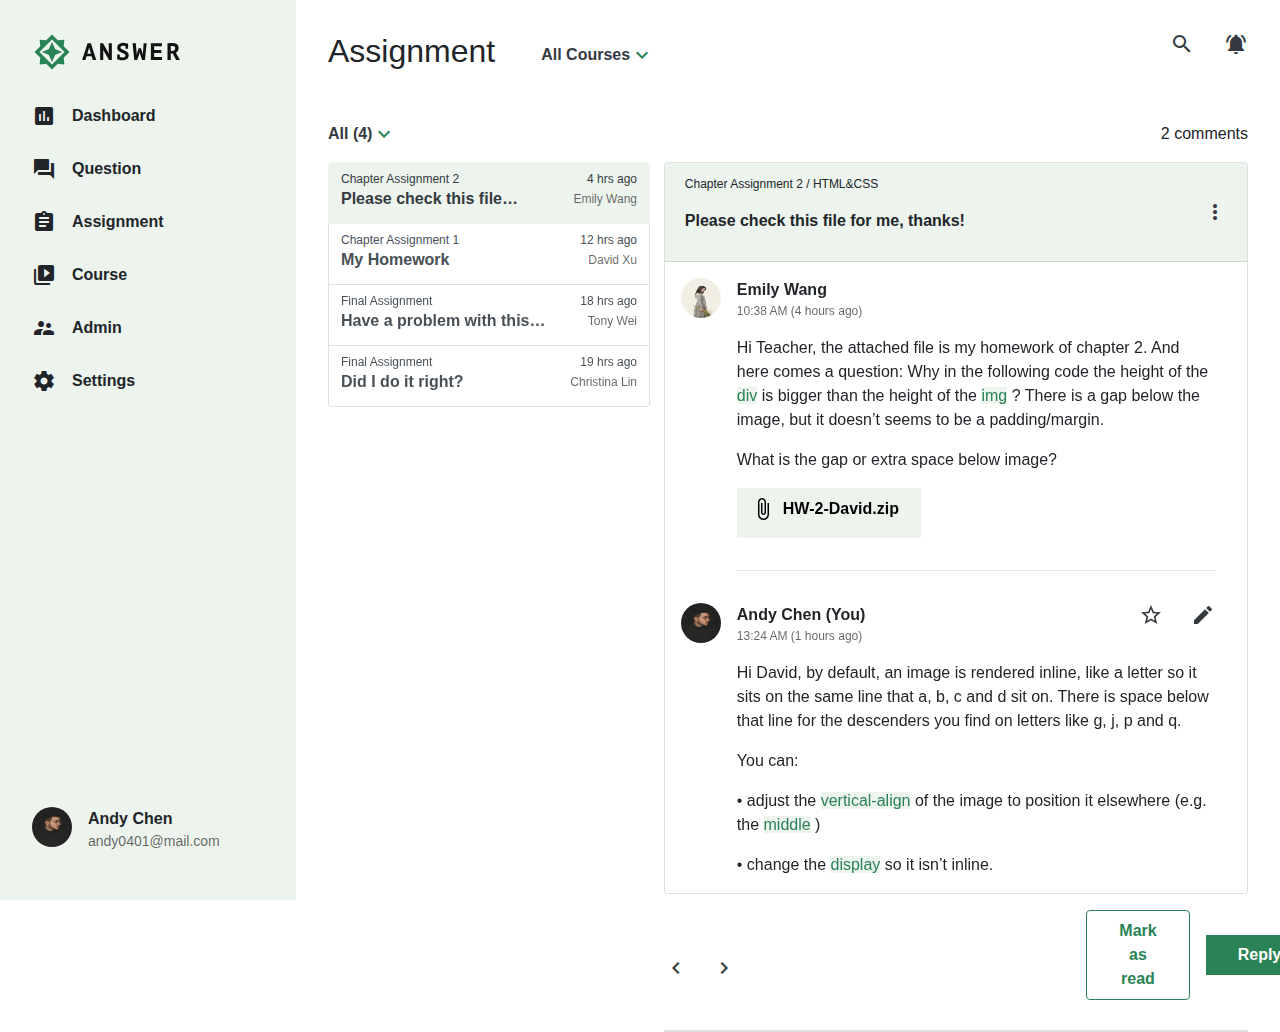
<file: index.html>
<!DOCTYPE html>
<html lang="en">

<head>
  <meta charset="UTF-8">
  <meta name="viewport" content="width=device-width, initial-scale=1.0">
  <meta http-equiv="X-UA-Compatible" content="ie=edge">
  <title>Assignment</title>
  <link rel="stylesheet" href="./assets/style/all.css">
  <link href="https://fonts.googleapis.com/icon?family=Material+Icons" rel="stylesheet">
</head>

<body>
  <div class="wrap d-flex">
    <div class="sidebar bg-primary p-5 d-flex flex-column justify-content-between">
      <!-- 以下 div 作為 flex 分群用 -->
      <div>
        <!-- logo -->
        <h1 class="mb-5">
          <a href="#">
            <img src="assets/images/logo-ANSWER.svg" alt="">
          </a>
        </h1>
        <!-- sidebar list -->
        <ul class="list-unstyled">
          <li class="mb-29 borderLeft">
            <a href="#"
              class="text-secondary text-decoration-none text-reset font-weight-bold d-flex align-items-center">
              <span class="material-icons  mr-3">
                insert_chart
              </span>
              Dashboard
            </a>
          </li>
          <li class="mb-29 borderLeft">
            <a href="#"
              class="text-secondary text-decoration-none text-reset font-weight-bold d-flex align-items-center">
              <span class="material-icons mr-3">
                forum
              </span>
              Question
            </a>
          </li>
          <li class="mb-29 borderLeft">
            <a href="index.html"
              class="text-secondary text-decoration-none text-reset font-weight-bold d-flex align-items-center">
              <span class="material-icons mr-3">
                assignment
              </span>
              Assignment
            </a>
          </li>
          <li class="mb-29 borderLeft">
            <a href="#"
              class="text-secondary text-decoration-none text-reset font-weight-bold d-flex align-items-center">
              <span class="material-icons mr-3">
                video_library
              </span>
              Course
            </a>
          </li>
          <li class="mb-29 borderLeft">
            <a href="admin.html"
              class="text-secondary text-decoration-none text-reset font-weight-bold d-flex align-items-center">
              <span class="material-icons mr-3">
                supervisor_account
              </span>
              Admin
            </a>
          </li>
          <li class="mb-29 borderLeft">
            <a href="#"
              class="text-secondary text-decoration-none text-reset font-weight-bold d-flex align-items-center">
              <span class="material-icons mr-3">
                settings
              </span>
              Settings
            </a>
          </li>
        </ul>
      </div>
      <!-- user info-->
      <div class="d-flex">
        <img src="assets/images/andychen.jpeg" alt="" class="headImg mr-3">
        <ul class=" list-unstyled">
          <li class="font-weight-bold">Andy Chen</li>
          <li class="userEmail">andy0401@mail.com</li>
        </ul>
      </div>
    </div>
    <!-- content -->
    <div class="content">
      <!-- nav -->
<nav>
  <ul class="d-flex justify-content-between flex-wrap pr-5 pl-5 pt-5 mb-44">
    <li class="d-flex align-items-center">
      <h2 class="mr-46">
        Assignment
      </h2>
      <a href="#" class="font-weight-bold text-dark">
        All Courses
      </a>
      <span class="material-icons text-secondary">
        expand_more
      </span>
    </li>
    <li>
      <a href="#" class="material-icons text-dark">
        search
      </a>
      <a href="#" class="material-icons ml-26 text-dark">
        notifications_active
      </a>
    </li>
  </ul>
</nav>

<!-- list & card -->

<ul class="d-flex pr-5 pl-5  justify-content-between">
  <li class="d-flex align-items-center">
    <a href="#" class="font-weight-bold text-dark">All (4)</a>
    <span class="material-icons text-secondary">
      expand_more
    </span>
  </li>
  <li>
    2 comments
  </li>
</ul>



<section class="d-flex justify-content-between  flex-wrap pl-5 pr-5">

  <div class="list-group commentList ">
    <a href="#" class="list-group-item list-group-item-action active text-dark">
      <p class="d-flex justify-content-between">
        <span class="fz-12 mb-1">Chapter Assignment 2</span>
        <span class="fz-12 mb-1">4 hrs ago</span>
      </p>
      <p class="d-flex justify-content-between">
        <span class="font-weight-bold">Please check this file…</span>
        <span class="text-success fz-12">Emily Wang</span>
      </p>
    </a>
    <a href="#" class="list-group-item list-group-item-action">
      <p class="d-flex justify-content-between">
        <span class="fz-12 mb-1">Chapter Assignment 1</span>
        <span class="fz-12 mb-1">12 hrs ago</span>
      </p>
      <p class="d-flex justify-content-between">
        <span class="font-weight-bold">My Homework</span>
        <span class="text-success fz-12">David Xu</span>
      </p>
    </a>
    <a href="#" class="list-group-item list-group-item-action">
      <p class="d-flex justify-content-between">
        <span class="fz-12 mb-1">Final Assignment</span>
        <span class="fz-12 mb-1">18 hrs ago</span>
      </p>
      <p class="d-flex justify-content-between">
        <span class="font-weight-bold">Have a problem with this…</span>
        <span class="text-success fz-12">Tony Wei</span>
      </p>
    </a>
    <a href="#" class="list-group-item list-group-item-action">
      <p class="d-flex justify-content-between">
        <span class="fz-12 mb-1">Final Assignment</span>
        <span class="fz-12 mb-1">19 hrs ago</span>
      </p>
      <p class="d-flex justify-content-between">
        <span class="font-weight-bold">Did I do it right?</span>
        <span class="text-success fz-12">Christina Lin</span>
      </p>
    </a>
  </div>

  <div class="card commentContent">
    <div class="card-header bg-primary d-flex  justify-content-between align-items-center">
      <div>
        <p class="fz-12">Chapter Assignment 2 / HTML&CSS</p>
        <p class="font-weight-bold">Please check this file for me, thanks!</p>
      </div>
      <a href="#" class="material-icons text-dark">
        more_vert
      </a>
    </div>
    <div>
      <article>
        <div class="media pt-3 pl-3">
          <img src="assets/images/emilywang.jpeg" class="headImg align-self-start mr-3" alt="...">
          <div class="media-body pr-5">
            <p class="d-flex flex-column">
              <span class="font-weight-bold">Emily Wang</span>
              <span class="fz-12 text-success">10:38 AM (4 hours ago)</span>
            </p>
            <p>
              Hi Teacher, the attached file is my homework of chapter 2.
              And here comes a question: Why in the following code the height
              of the <span class="highlight-primary">div</span> is bigger than the height of the <span
                class="highlight-primary">img</span> ?
              There is a gap below the image, but it doesn’t seems to be a
              padding/margin.
            </p>
            <p>What is the gap or extra space below image?</p>
            <button class="download mb-3">
              <a download href="#" class="d-flex align-content-center pt-2 pl-2 pr-3">
                <span class="material-icons mr-2">
                  attach_file
                </span>
                <p class="font-weight-bold">
                  HW-2-David.zip
                </p>
              </a>
            </button>
            <hr class="mb-3">
          </div>
        </div>
      </article>

      <article>
        <div class="media pt-3 pl-3">
          <img src="assets/images/andychen.jpeg" class="headImg align-self-start mr-3" alt="...">
          <div class="media-body pr-5">
            <div class="d-flex justify-content-between">
              <p class="d-flex flex-column">
                <span class="font-weight-bold">Andy Chen (You)</span>
                <span class="fz-12 text-success">13:24 AM (1 hours ago)</span>
              </p>
              <p class="userEdit">
                <a href="#" class="material-icons text-dark">
                  star_border
                </a>
                <a href="#" class="material-icons text-dark ml-4">
                  create
                </a>
              </p>
            </div>

            <p>
              Hi David, by default, an image is rendered inline,
              like a letter so it sits on the same line that
              a, b, c and d sit on. There is space below that line
              for the descenders you find on letters like g, j, p
              and q.　 　
            </p>
            <p>You can:</p>
            <p>• adjust the <span class="highlight-primary">vertical-align</span> of the
              image to position it elsewhere (e.g. the <span class="highlight-primary">middle</span> )
            </p>
            <p>
              • change the <span class="highlight-primary">display</span> so it isn’t inline.
            </p>
      </article>
    </div>
  </div>
  <div class="commentFooter d-flex justify-content-between align-items-center mt-3">
    <div class="d-flex arrow">
      <a href="#" class="text-dark mr-4">
        <span class="material-icons">
          chevron_left
        </span>
      </a>

      <a href="#" class="text-dark">
        <span class="material-icons">
          chevron_right
        </span>
      </a>
    </div>
    <div class="commentBtn d-flex align-items-center mb-5">
      <button class="btn btn-outline-secondary mr-3 py-2 px-5 font-weight-bold">Mark as read</button>
      <button class="reply py-2 px-5 bg-secondary">Reply</button>
    </div>
    <!-- replyArea -->
    <div class="card replyArea">
      <div class="card-header bg-primary ">
        <ul class="d-flex align-items-center">
          <li class="d-flex">
            <span class="font-weight-bold mr-2">Body Text</span>
            <span class="material-icons mr-4">
              arrow_drop_down
            </span>
          </li>
          <li>
            <i class="material-icons mr-4">format_bold</i>
          </li>
          <li>
            <i class="material-icons mr-4">format_italic</i>
          </li>
          <li>
            <i class="material-icons mr-4">format_list_bulleted</i>
          </li>
          <li>
            <i class="material-icons mr-4">format_list_numbered</i>
          </li>
          <li>
            <i class="material-icons mr-4">insert_photo</i>
          </li>
          <li>
            <i class="material-icons mr-4">insert_link</i>
          </li>
          <li>
            <i class="material-icons mr-4">chevron_left</i>
          </li>
          <li>
            <i class="material-icons">chevron_right</i>
          </li>
        </ul>
      </div>
      <div class="card-body">
        <textarea name="" id="" cols="30" rows="10" placeholder="Reply an answer…"></textarea>
        <div class="commentBtn d-flex align-items-center flex-row-reverse">
          <button class="reply py-2 px-5 bg-secondary">Reply</button>
          <button class="btn btn-outline-secondary mr-3 py-2 px-5 font-weight-bold cancel">Cancel</button>
        </div>
      </div>      
    </div>
  </div>
</section>


    </div>

  </div>






  <script src="./assets/js/vendors.js"></script>
  <script src="./assets/js/all.js"></script>
  <script src="https://code.jquery.com/jquery-3.5.1.slim.min.js" integrity="sha384-DfXdz2htPH0lsSSs5nCTpuj/zy4C+OGpamoFVy38MVBnE+IbbVYUew+OrCXaRkfj" crossorigin="anonymous"></script>
<script src="https://cdn.jsdelivr.net/npm/popper.js@1.16.0/dist/umd/popper.min.js" integrity="sha384-Q6E9RHvbIyZFJoft+2mJbHaEWldlvI9IOYy5n3zV9zzTtmI3UksdQRVvoxMfooAo" crossorigin="anonymous"></script>
<script src="https://stackpath.bootstrapcdn.com/bootstrap/4.5.0/js/bootstrap.min.js" integrity="sha384-OgVRvuATP1z7JjHLkuOU7Xw704+h835Lr+6QL9UvYjZE3Ipu6Tp75j7Bh/kR0JKI" crossorigin="anonymous"></script>
</body>

</html>
</file>
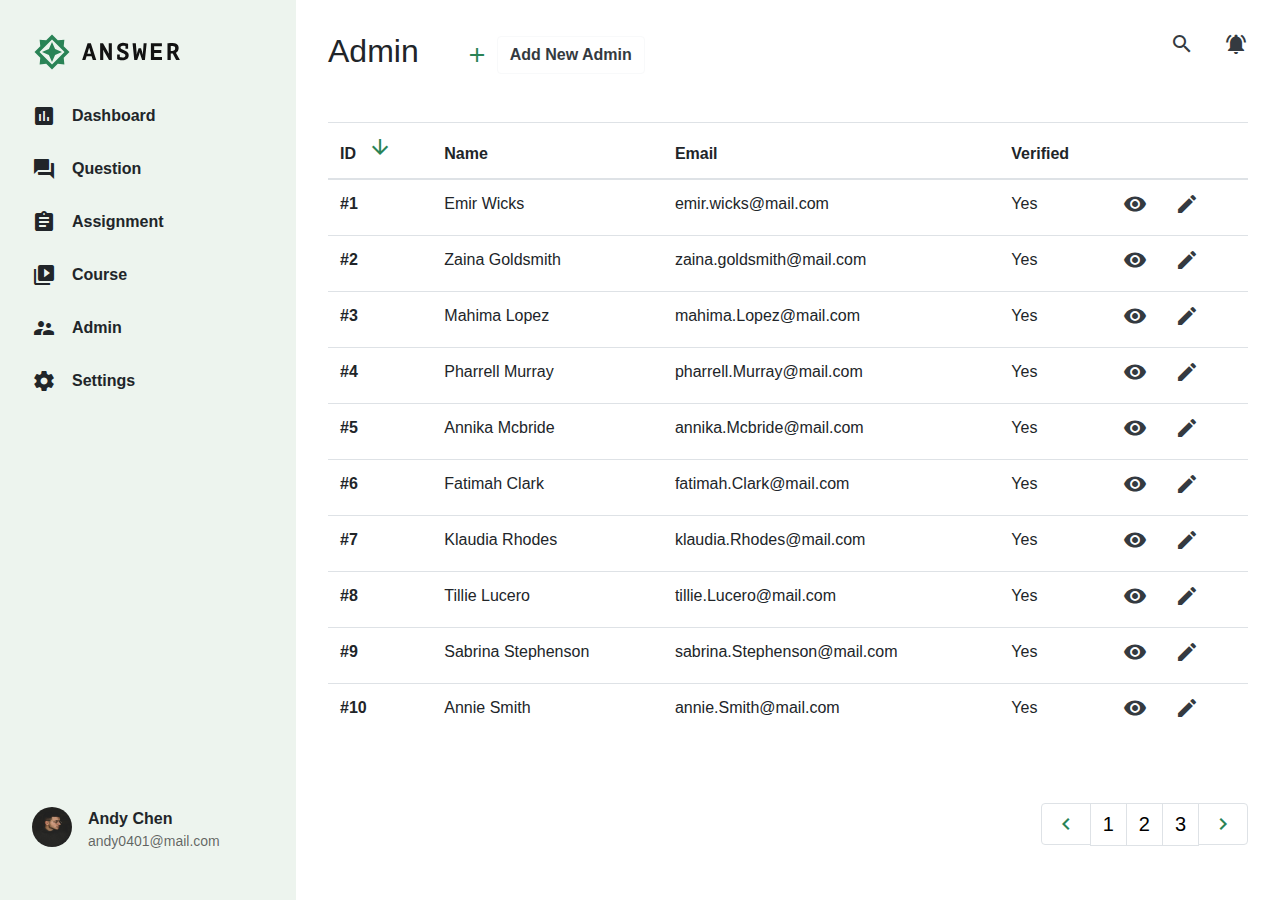
<file: admin.html>
<!DOCTYPE html>
<html lang="en">

<head>
  <meta charset="UTF-8">
  <meta name="viewport" content="width=device-width, initial-scale=1.0">
  <meta http-equiv="X-UA-Compatible" content="ie=edge">
  <title>Admin</title>
  <link rel="stylesheet" href="./assets/style/all.css">
  <link href="https://fonts.googleapis.com/icon?family=Material+Icons" rel="stylesheet">
</head>

<body>
  <div class="wrap d-flex">
    <div class="sidebar bg-primary p-5 d-flex flex-column justify-content-between">
      <!-- 以下 div 作為 flex 分群用 -->
      <div>
        <!-- logo -->
        <h1 class="mb-5">
          <a href="#">
            <img src="assets/images/logo-ANSWER.svg" alt="">
          </a>
        </h1>
        <!-- sidebar list -->
        <ul class="list-unstyled">
          <li class="mb-29 borderLeft">
            <a href="#"
              class="text-secondary text-decoration-none text-reset font-weight-bold d-flex align-items-center">
              <span class="material-icons  mr-3">
                insert_chart
              </span>
              Dashboard
            </a>
          </li>
          <li class="mb-29 borderLeft">
            <a href="#"
              class="text-secondary text-decoration-none text-reset font-weight-bold d-flex align-items-center">
              <span class="material-icons mr-3">
                forum
              </span>
              Question
            </a>
          </li>
          <li class="mb-29 borderLeft">
            <a href="index.html"
              class="text-secondary text-decoration-none text-reset font-weight-bold d-flex align-items-center">
              <span class="material-icons mr-3">
                assignment
              </span>
              Assignment
            </a>
          </li>
          <li class="mb-29 borderLeft">
            <a href="#"
              class="text-secondary text-decoration-none text-reset font-weight-bold d-flex align-items-center">
              <span class="material-icons mr-3">
                video_library
              </span>
              Course
            </a>
          </li>
          <li class="mb-29 borderLeft">
            <a href="admin.html"
              class="text-secondary text-decoration-none text-reset font-weight-bold d-flex align-items-center">
              <span class="material-icons mr-3">
                supervisor_account
              </span>
              Admin
            </a>
          </li>
          <li class="mb-29 borderLeft">
            <a href="#"
              class="text-secondary text-decoration-none text-reset font-weight-bold d-flex align-items-center">
              <span class="material-icons mr-3">
                settings
              </span>
              Settings
            </a>
          </li>
        </ul>
      </div>
      <!-- user info-->
      <div class="d-flex">
        <img src="assets/images/andychen.jpeg" alt="" class="headImg mr-3">
        <ul class=" list-unstyled">
          <li class="font-weight-bold">Andy Chen</li>
          <li class="userEmail">andy0401@mail.com</li>
        </ul>
      </div>
    </div>
    <!-- content -->
    <div class="content">
      <nav>
    <ul class="d-flex justify-content-between flex-wrap pr-5 pl-5 pt-5 mb-44">
        <li class="d-flex align-items-center">
            <h2 class="mr-46">
                Admin
            </h2>
            <span class="material-icons text-secondary mr-2">
                add
            </span>
            <button type="button" class="btn btn-outline-light font-weight-bold text-dark" data-toggle="modal"
                data-target="#newAdmin">Add New Admin</button>
        </li>
        <li>
            <a href="#" class="material-icons text-dark">
                search
            </a>
            <a href="#" class="material-icons ml-26 text-dark">
                notifications_active
            </a>
        </li>
    </ul>
</nav>
<section class="pr-5 pl-5">
    <table class="table mb-7">
        <thead>
            <tr>
                <th scope="col">
                    <span class="mr-2">
                        ID
                    </span>
                    <span class="material-icons text-secondary">
                        arrow_downward
                    </span>
                </th>
                <th scope="col">Name</th>
                <th scope="col">Email</th>
                <th scope="col">Verified</th>
                <th scope="col"></th>
            </tr>
        </thead>
        <tbody>
            <tr class="userList">
                <th scope="row">#1</th>
                <td>Emir Wicks</td>
                <td>emir.wicks@mail.com</td>
                <td>Yes</td>
                <td>
                    <a href="#" class="material-icons text-dark" data-toggle="modal" data-target="#userInfo">
                        visibility
                    </a>
                    <a href="#" class="material-icons ml-4 text-dark" data-toggle="modal" data-target="#editAdmin">
                        edit
                    </a>
                </td>
            </tr>
            <tr class="userList">
                <th scope="row">#2</th>
                <td>Zaina Goldsmith</td>
                <td>zaina.goldsmith@mail.com</td>
                <td>Yes</td>
                <td>
                    <a href="#" class="material-icons text-dark">
                        visibility
                    </a>
                    <a href="#" class="material-icons ml-4 text-dark" data-toggle="modal" data-target="#editAdmin">
                        edit
                    </a>
                </td>
            </tr>
            <tr class="userList">
                <th scope="row">#3</th>
                <td>Mahima Lopez</td>
                <td>mahima.Lopez@mail.com</td>
                <td>Yes</td>
                <td>
                    <a href="#" class="material-icons text-dark">
                        visibility
                    </a>
                    <a href="#" class="material-icons ml-4 text-dark" data-toggle="modal" data-target="#editAdmin">
                        edit
                    </a>
                </td>
            </tr>
            <tr class="userList">
                <th scope="row">#4</th>
                <td>Pharrell Murray</td>
                <td>pharrell.Murray@mail.com</td>
                <td>Yes</td>
                <td>
                    <a href="#" class="material-icons text-dark">
                        visibility
                    </a>
                    <a href="#" class="material-icons ml-4 text-dark" data-toggle="modal" data-target="#editAdmin">
                        edit
                    </a>
                </td>
            </tr>
            <tr class="userList">
                <th scope="row">#5</th>
                <td>Annika Mcbride</td>
                <td>annika.Mcbride@mail.com</td>
                <td>Yes</td>
                <td>
                    <a href="#" class="material-icons text-dark">
                        visibility
                    </a>
                    <a href="#" class="material-icons ml-4 text-dark" data-toggle="modal" data-target="#editAdmin">
                        edit
                    </a>
                </td>
            </tr>
            <tr class="userList">
                <th scope="row">#6</th>
                <td>Fatimah Clark</td>
                <td>fatimah.Clark@mail.com</td>
                <td>Yes</td>
                <td>
                    <a href="#" class="material-icons text-dark">
                        visibility
                    </a>
                    <a href="#" class="material-icons ml-4 text-dark" data-toggle="modal" data-target="#editAdmin">
                        edit
                    </a>
                </td>
            </tr>
            <tr class="userList">
                <th scope="row">#7</th>
                <td>Klaudia Rhodes</td>
                <td>klaudia.Rhodes@mail.com</td>
                <td>Yes</td>
                <td>
                    <a href="#" class="material-icons text-dark">
                        visibility
                    </a>
                    <a href="#" class="material-icons ml-4 text-dark" data-toggle="modal" data-target="#editAdmin">
                        edit
                    </a>
                </td>
            </tr>
            <tr class="userList">
                <th scope="row">#8</th>
                <td>Tillie Lucero</td>
                <td>tillie.Lucero@mail.com</td>
                <td>Yes</td>
                <td>
                    <a href="#" class="material-icons text-dark">
                        visibility
                    </a>
                    <a href="#" class="material-icons ml-4 text-dark" data-toggle="modal" data-target="#editAdmin">
                        edit
                    </a>
                </td>
            </tr>
            <tr class="userList">
                <th scope="row">#9</th>
                <td>Sabrina Stephenson</td>
                <td>sabrina.Stephenson@mail.com</td>
                <td>Yes</td>
                <td>
                    <a href="#" class="material-icons text-dark">
                        visibility
                    </a>
                    <a href="#" class="material-icons ml-4 text-dark" data-toggle="modal" data-target="#editAdmin">
                        edit
                    </a>
                </td>
            </tr>
            <tr class="userList">
                <th scope="row">#10</th>
                <td>Annie Smith</td>
                <td>annie.Smith@mail.com</td>
                <td>Yes</td>
                <td>
                    <a href="#" class="material-icons text-dark">
                        visibility
                    </a>
                    <a href="#" class="material-icons ml-4 text-dark" data-toggle="modal" data-target="#editAdmin">
                        edit
                    </a>
                </td>
            </tr>
        </tbody>
    </table>

    <nav aria-label="Page navigation example border-secondary">
        <ul class="pagination justify-content-end">
            <li class="page-item disabled">
                <a class="page-link material-icons text-secondary pagenHover" href="#" tabindex="-1"
                    aria-disabled="true">navigate_before</a>
            </li>
            <li class="page-item"><a class="page-link fz-20 pagenHover" href="#">1</a></li>
            <li class="page-item"><a class="page-link fz-20 pagenHover" href="#">2</a></li>
            <li class="page-item"><a class="page-link fz-20 pagenHover" href="#">3</a></li>
            <li class="page-item">
                <a class="page-link material-icons text-secondary" href="#">navigate_next</a>
            </li>
        </ul>
    </nav>
</section>

<!-- add new admin modal -->
<div class="modal fade " id="newAdmin" tabindex="-1" role="dialog" aria-labelledby="exampleModalLabel"
    aria-hidden="true">
    <div class="modal-dialog modal-dialog-scrollable">
        <div class="modal-content">
            <div class="modal-header">
                <h3 class="modal-title" id="exampleModalLabel">New Admin</h3>
                <button type="button" class="close" data-dismiss="modal" aria-label="Close">
                    <span aria-hidden="true">&times;</span>
                </button>
            </div>
            <div class="modal-body">
                <h4 class="mb-3">Account</h4>
                <label for="name">Name</label>
                <div class="input-group input-group-lg flex-nowrap">
                    <input type="text" class="form-control" aria-label="Username" aria-describedby="addon-wrapping"
                        id="name">
                </div>
                <label for="email">Email</label>
                <div class="input-group input-group-lg flex-nowrap mb-6">
                    <input type="text" class="form-control" aria-label="Username" aria-describedby="addon-wrapping"
                        id="email">
                </div>
                <hr>
                <h4 class="mb-18">Verification</h4>
                <div class="d-flex mb-18">
                    <span class="material-icons text-pink mr-2">
                        warning
                    </span>
                    <p>unverified</p>
                </div>
                <button class="btn btn-outline-secondary verification">Send Verification Mail</button>

                <hr>
                <h4 class="mb-3">Access Level</h4>
                <div class="input-group input-group-lg mb-3">
                    <select class="custom-select" id="inputGroupSelect02">
                        <option selected>-Choose access level-</option>
                        <option value="1">One</option>
                        <option value="2">Two</option>
                        <option value="3">Three</option>
                    </select>
                </div>
                <h4 class="mb-3">Custom Access</h4>
                <div class="form-check mb-3">
                    <input class="form-check-input" type="checkbox" value="" id="defaultCheck1">
                    <label class="form-check-label font-weight-bold" for="defaultCheck1">
                        Lecture
                    </label>
                </div>
                <div class="form-check mb-3">
                    <input class="form-check-input" type="checkbox" value="" id="defaultCheck2">
                    <label class="form-check-label font-weight-bold" for="defaultCheck2">
                        Coupon
                    </label>
                </div>
                <div class="form-check mb-3">
                    <input class="form-check-input" type="checkbox" value="" id="defaultCheck3">
                    <label class="form-check-label font-weight-bold" for="defaultCheck3">
                        Message
                    </label>
                </div>
                <div class="form-check mb-3">
                    <input class="form-check-input" type="checkbox" value="" id="defaultCheck4">
                    <label class="form-check-label font-weight-bold" for="defaultCheck4">
                        Setting
                    </label>
                </div>
                <div class="form-check">
                    <input class="form-check-input" type="checkbox" value="" id="defaultCheck5">
                    <label class="form-check-label font-weight-bold" for="defaultCheck5">
                        Task Menu
                    </label>
                </div>
            </div>
            <div class="modal-footer">
                <button type="button" class="btn btn-outline-secondary " data-dismiss="modal">Cancel</button>
                <button type="button" class="btn btn-secondary">Add</button>
            </div>
        </div>
    </div>
</div>

<!-- edit admin modal -->
<div class="modal fade " id="editAdmin" tabindex="-1" role="dialog" aria-labelledby="exampleModalLabel2"
    aria-hidden="true">
    <div class="modal-dialog modal-dialog-scrollable">
        <div class="modal-content">
            <div class="modal-header">
                <h3 class="modal-title" id="exampleModalLabel2">Edit Admin</h3>
                <button type="button" class="close" data-dismiss="modal" aria-label="Close">
                    <span aria-hidden="true">&times;</span>
                </button>
            </div>
            <div class="modal-body">
                <h4 class="mb-3">Account</h4>
                <label for="name">Name</label>
                <div class="input-group input-group-lg flex-nowrap">
                    <input type="text" class="form-control" aria-label="Username" aria-describedby="addon-wrapping"
                        id="name">
                </div>
                <label for="email">Email</label>
                <div class="input-group input-group-lg flex-nowrap mb-6">
                    <input type="text" class="form-control" aria-label="Username" aria-describedby="addon-wrapping"
                        id="email">
                </div>
                <hr>
                <h4 class="mb-18">Verification</h4>
                <div class="d-flex justify-content-between">
                    <p class="d-flex align-items-center">
                        <span class="material-icons text-secondary mr-10">
                            check_circle
                        </span>
                        <span>Verified</span>
                    </p>
                    <p>
                        2020/4/12
                    </p>
                </div>
                <button class="btn btn-outline-primary verification " disabled>Send Verification Mail</button>

                <hr>
                <h4 class="mb-3">Access Level</h4>
                <div class="input-group input-group-lg mb-3">
                    <select class="custom-select" id="inputGroupSelect02">
                        <option selected>Admin</option>
                        <option value="1">One</option>
                        <option value="2">Two</option>
                        <option value="3">Three</option>
                    </select>
                </div>
                <h4 class="mb-3">Custom Access</h4>
                <div class="form-check mb-3">
                    <input class="form-check-input" type="checkbox" value="" id="defaultCheck1">
                    <label class="form-check-label font-weight-bold" for="defaultCheck1">
                        Lecture
                    </label>
                </div>
                <div class="form-check mb-3">
                    <input class="form-check-input" type="checkbox" value="" id="defaultCheck2">
                    <label class="form-check-label font-weight-bold" for="defaultCheck2">
                        Coupon
                    </label>
                </div>
                <div class="form-check mb-3">
                    <input class="form-check-input" type="checkbox" value="" id="defaultCheck3">
                    <label class="form-check-label font-weight-bold" for="defaultCheck3">
                        Message
                    </label>
                </div>
                <div class="form-check mb-3">
                    <input class="form-check-input" type="checkbox" value="" id="defaultCheck4">
                    <label class="form-check-label font-weight-bold" for="defaultCheck4">
                        Setting
                    </label>
                </div>
                <div class="form-check">
                    <input class="form-check-input" type="checkbox" value="" id="defaultCheck5">
                    <label class="form-check-label font-weight-bold" for="defaultCheck5">
                        Task Menu
                    </label>
                </div>
                <hr>
                <h4 class="mb-18">Deactivate Account</h4>
                <div class="d-flex mb-18">
                    <span class="material-icons text-pink mr-2">
                        warning
                    </span>
                    <span class="text-pink">This cannot be undone!</span>
                </div>
                <button class="btn btn-outline-pink verification">Send Verification Mail</button>
            </div>
            <div class="modal-footer">
                <button type="button" class="btn btn-outline-secondary " data-dismiss="modal">Cancel</button>
                <button type="button" class="btn btn-secondary">Update</button>
            </div>
        </div>
    </div>
</div>

<!-- user info modal -->

<div class="modal fade" id="userInfo" tabindex="-1" role="dialog" aria-labelledby="exampleModalLabel3"
    aria-hidden="true">
    <div class="modal-dialog modal-dialog-centered">
        <div class="modal-content  pt-5 pl-5">
            <div class="modal-body">
                <button type="button" class="close" data-dismiss="modal" aria-label="Close">
                    <span aria-hidden="true">&times;</span>
                </button>
                <div class="infoContent d-flex ">
                    <img src="assets/images/emir.jpeg" alt="" class="infoImg">
                    <ul>
                        <li class="mb-2">#1</li>
                        <li>Admin</li>
                        <li>
                            <h4 class="font-weight-bold fz-24 mb-2">Emir Wicks</h4>
                        </li>
                        <li class="text-success fz-14 mb-3">emir.wicks@mail.com</li>
                        <li class="d-flex justify-content-between">
                            <span class="bg-primary bg-inline px-2 py-1">verified</span>
                            <span class="material-icons text-secondary">
                                expand_less
                            </span>
                        </li>
                    </ul>
                </div>

            </div>
            <div class="modal-footer">
                <button type="button" class="btn btn-outline-pink px-5 py-2 mr-3">deactivate</button>
                <button type="button" class="btn btn-secondary px-5 py-2">Edit</button>

            </div>
        </div>
    </div>
</div>
    </div>

  </div>






  <script src="./assets/js/vendors.js"></script>
  <script src="./assets/js/all.js"></script>
  <script src="https://code.jquery.com/jquery-3.5.1.slim.min.js" integrity="sha384-DfXdz2htPH0lsSSs5nCTpuj/zy4C+OGpamoFVy38MVBnE+IbbVYUew+OrCXaRkfj" crossorigin="anonymous"></script>
<script src="https://cdn.jsdelivr.net/npm/popper.js@1.16.0/dist/umd/popper.min.js" integrity="sha384-Q6E9RHvbIyZFJoft+2mJbHaEWldlvI9IOYy5n3zV9zzTtmI3UksdQRVvoxMfooAo" crossorigin="anonymous"></script>
<script src="https://stackpath.bootstrapcdn.com/bootstrap/4.5.0/js/bootstrap.min.js" integrity="sha384-OgVRvuATP1z7JjHLkuOU7Xw704+h835Lr+6QL9UvYjZE3Ipu6Tp75j7Bh/kR0JKI" crossorigin="anonymous"></script>
</body>

</html>
</file>
<file: assets/style/all.css>
*, *::before, *::after {
  -webkit-box-sizing: border-box;
          box-sizing: border-box; }

img {
  max-width: 100%;
  height: auto;
  display: block; }

body {
  font-family: -apple-system, BlinkMacSystemFont, "Segoe UI", "Microsoft JhengHei", Roboto, "Helvetica Neue", Arial, sans-serif;
  line-height: 1.5;
  height: 100vh; }

a {
  display: block;
  text-decoration: none; }

ul {
  list-style: none; }

h2, .h2 {
  font-size: 24px; }

.mb-18 {
  margin-bottom: 18px; }

.mb-29 {
  margin-bottom: 29px; }

.mb-44 {
  margin-bottom: 44px; }

.mr-10 {
  margin-right: 10px; }

.mr-46 {
  margin-right: 46px; }

.ml-26 {
  margin-left: 26px; }

.p-12 {
  padding: 12px; }

.fz-12 {
  font-size: 12px; }

.fz-14 {
  font-size: 14px; }

.fz-20 {
  font-size: 20px; }

.fz-24 {
  font-size: 24px; }

.highlight-primary {
  background-color: #EDF4EE;
  color: #2A8356; }

.bg-inline {
  display: inline; }

hr {
  color: #EDF4EE; }

/*!
 * Bootstrap v4.5.0 (https://getbootstrap.com/)
 * Copyright 2011-2020 The Bootstrap Authors
 * Copyright 2011-2020 Twitter, Inc.
 * Licensed under MIT (https://github.com/twbs/bootstrap/blob/master/LICENSE)
 */
:root {
  --blue: #007bff;
  --indigo: #6610f2;
  --purple: #6f42c1;
  --pink: #e83e8c;
  --red: #dc3545;
  --orange: #fd7e14;
  --yellow: #ffc107;
  --green: #28a745;
  --teal: #20c997;
  --cyan: #17a2b8;
  --white: #fff;
  --gray: #6c757d;
  --gray-dark: #343a40;
  --primary: #EDF4EE;
  --secondary: #2A8356;
  --success: #0000009A;
  --info: #17a2b8;
  --warning: #ffc107;
  --danger: #dc3545;
  --light: #f8f9fa;
  --dark: #343a40;
  --pink: #E3006E;
  --breakpoint-xs: 0;
  --breakpoint-sm: 576px;
  --breakpoint-md: 768px;
  --breakpoint-lg: 992px;
  --breakpoint-xl: 1200px;
  --font-family-sans-serif: -apple-system, BlinkMacSystemFont, "Segoe UI", Roboto, "Helvetica Neue", Arial, "Noto Sans", sans-serif, "Apple Color Emoji", "Segoe UI Emoji", "Segoe UI Symbol", "Noto Color Emoji";
  --font-family-monospace: SFMono-Regular, Menlo, Monaco, Consolas, "Liberation Mono", "Courier New", monospace; }

*, *::before, *::after {
  -webkit-box-sizing: border-box;
          box-sizing: border-box; }

html {
  font-family: sans-serif;
  line-height: 1.15;
  -webkit-text-size-adjust: 100%;
  -webkit-tap-highlight-color: rgba(0, 0, 0, 0); }

article, aside, figcaption, figure, footer, header, hgroup, main, nav, section {
  display: block; }

body {
  margin: 0;
  font-family: -apple-system, BlinkMacSystemFont, "Segoe UI", Roboto, "Helvetica Neue", Arial, "Noto Sans", sans-serif, "Apple Color Emoji", "Segoe UI Emoji", "Segoe UI Symbol", "Noto Color Emoji";
  font-size: 1rem;
  font-weight: 400;
  line-height: 1.5;
  color: #212529;
  text-align: left;
  background-color: #fff; }

[tabindex="-1"]:focus:not(:focus-visible) {
  outline: 0 !important; }

hr {
  -webkit-box-sizing: content-box;
          box-sizing: content-box;
  height: 0;
  overflow: visible; }

h1, h2, h3, h4, h5, h6 {
  margin-top: 0;
  margin-bottom: 0.5rem; }

p {
  margin-top: 0;
  margin-bottom: 1rem; }

abbr[title],
abbr[data-original-title] {
  text-decoration: underline;
  -webkit-text-decoration: underline dotted;
          text-decoration: underline dotted;
  cursor: help;
  border-bottom: 0;
  -webkit-text-decoration-skip-ink: none;
          text-decoration-skip-ink: none; }

address {
  margin-bottom: 1rem;
  font-style: normal;
  line-height: inherit; }

ol,
ul,
dl {
  margin-top: 0;
  margin-bottom: 1rem; }

ol ol,
ul ul,
ol ul,
ul ol {
  margin-bottom: 0; }

dt {
  font-weight: 700; }

dd {
  margin-bottom: .5rem;
  margin-left: 0; }

blockquote {
  margin: 0 0 1rem; }

b,
strong {
  font-weight: bolder; }

small {
  font-size: 80%; }

sub,
sup {
  position: relative;
  font-size: 75%;
  line-height: 0;
  vertical-align: baseline; }

sub {
  bottom: -.25em; }

sup {
  top: -.5em; }

a {
  color: #EDF4EE;
  text-decoration: none;
  background-color: transparent; }
  a:hover {
    color: #bed7c1;
    text-decoration: underline; }

a:not([href]) {
  color: inherit;
  text-decoration: none; }
  a:not([href]):hover {
    color: inherit;
    text-decoration: none; }

pre,
code,
kbd,
samp {
  font-family: SFMono-Regular, Menlo, Monaco, Consolas, "Liberation Mono", "Courier New", monospace;
  font-size: 1em; }

pre {
  margin-top: 0;
  margin-bottom: 1rem;
  overflow: auto;
  -ms-overflow-style: scrollbar; }

figure {
  margin: 0 0 1rem; }

img {
  vertical-align: middle;
  border-style: none; }

svg {
  overflow: hidden;
  vertical-align: middle; }

table {
  border-collapse: collapse; }

caption {
  padding-top: 0.75rem;
  padding-bottom: 0.75rem;
  color: #6c757d;
  text-align: left;
  caption-side: bottom; }

th {
  text-align: inherit; }

label {
  display: inline-block;
  margin-bottom: 0.5rem; }

button {
  border-radius: 0; }

button:focus {
  outline: 1px dotted;
  outline: 5px auto -webkit-focus-ring-color; }

input,
button,
select,
optgroup,
textarea {
  margin: 0;
  font-family: inherit;
  font-size: inherit;
  line-height: inherit; }

button,
input {
  overflow: visible; }

button,
select {
  text-transform: none; }

[role="button"] {
  cursor: pointer; }

select {
  word-wrap: normal; }

button,
[type="button"],
[type="reset"],
[type="submit"] {
  -webkit-appearance: button; }

button:not(:disabled),
[type="button"]:not(:disabled),
[type="reset"]:not(:disabled),
[type="submit"]:not(:disabled) {
  cursor: pointer; }

button::-moz-focus-inner,
[type="button"]::-moz-focus-inner,
[type="reset"]::-moz-focus-inner,
[type="submit"]::-moz-focus-inner {
  padding: 0;
  border-style: none; }

input[type="radio"],
input[type="checkbox"] {
  -webkit-box-sizing: border-box;
          box-sizing: border-box;
  padding: 0; }

textarea {
  overflow: auto;
  resize: vertical; }

fieldset {
  min-width: 0;
  padding: 0;
  margin: 0;
  border: 0; }

legend {
  display: block;
  width: 100%;
  max-width: 100%;
  padding: 0;
  margin-bottom: .5rem;
  font-size: 1.5rem;
  line-height: inherit;
  color: inherit;
  white-space: normal; }

progress {
  vertical-align: baseline; }

[type="number"]::-webkit-inner-spin-button,
[type="number"]::-webkit-outer-spin-button {
  height: auto; }

[type="search"] {
  outline-offset: -2px;
  -webkit-appearance: none; }

[type="search"]::-webkit-search-decoration {
  -webkit-appearance: none; }

::-webkit-file-upload-button {
  font: inherit;
  -webkit-appearance: button; }

output {
  display: inline-block; }

summary {
  display: list-item;
  cursor: pointer; }

template {
  display: none; }

[hidden] {
  display: none !important; }

h1, h2, h3, h4, h5, h6,
.h1, .h2, .h3, .h4, .h5, .h6 {
  margin-bottom: 0.5rem;
  font-weight: 500;
  line-height: 1.2; }

h1, .h1 {
  font-size: 2.5rem; }

h2, .h2 {
  font-size: 2rem; }

h3, .h3 {
  font-size: 1.75rem; }

h4, .h4 {
  font-size: 1.5rem; }

h5, .h5 {
  font-size: 1.25rem; }

h6, .h6 {
  font-size: 1rem; }

.lead {
  font-size: 1.25rem;
  font-weight: 300; }

.display-1 {
  font-size: 6rem;
  font-weight: 300;
  line-height: 1.2; }

.display-2 {
  font-size: 5.5rem;
  font-weight: 300;
  line-height: 1.2; }

.display-3 {
  font-size: 4.5rem;
  font-weight: 300;
  line-height: 1.2; }

.display-4 {
  font-size: 3.5rem;
  font-weight: 300;
  line-height: 1.2; }

hr {
  margin-top: 1rem;
  margin-bottom: 1rem;
  border: 0;
  border-top: 1px solid rgba(0, 0, 0, 0.1); }

small,
.small {
  font-size: 80%;
  font-weight: 400; }

mark,
.mark {
  padding: 0.2em;
  background-color: #fcf8e3; }

.list-unstyled {
  padding-left: 0;
  list-style: none; }

.list-inline {
  padding-left: 0;
  list-style: none; }

.list-inline-item {
  display: inline-block; }
  .list-inline-item:not(:last-child) {
    margin-right: 0.5rem; }

.initialism {
  font-size: 90%;
  text-transform: uppercase; }

.blockquote {
  margin-bottom: 1rem;
  font-size: 1.25rem; }

.blockquote-footer {
  display: block;
  font-size: 80%;
  color: #6c757d; }
  .blockquote-footer::before {
    content: "\2014\00A0"; }

.img-fluid {
  max-width: 100%;
  height: auto; }

.img-thumbnail {
  padding: 0.25rem;
  background-color: #fff;
  border: 1px solid #dee2e6;
  border-radius: 0.25rem;
  max-width: 100%;
  height: auto; }

.figure {
  display: inline-block; }

.figure-img {
  margin-bottom: 0.5rem;
  line-height: 1; }

.figure-caption {
  font-size: 90%;
  color: #6c757d; }

code {
  font-size: 87.5%;
  color: #e83e8c;
  word-wrap: break-word; }
  a > code {
    color: inherit; }

kbd {
  padding: 0.2rem 0.4rem;
  font-size: 87.5%;
  color: #fff;
  background-color: #212529;
  border-radius: 0.2rem; }
  kbd kbd {
    padding: 0;
    font-size: 100%;
    font-weight: 700; }

pre {
  display: block;
  font-size: 87.5%;
  color: #212529; }
  pre code {
    font-size: inherit;
    color: inherit;
    word-break: normal; }

.pre-scrollable {
  max-height: 340px;
  overflow-y: scroll; }

.container {
  width: 100%;
  padding-right: 15px;
  padding-left: 15px;
  margin-right: auto;
  margin-left: auto; }
  @media (min-width: 576px) {
    .container {
      max-width: 540px; } }
  @media (min-width: 768px) {
    .container {
      max-width: 720px; } }
  @media (min-width: 992px) {
    .container {
      max-width: 960px; } }
  @media (min-width: 1200px) {
    .container {
      max-width: 1140px; } }

.container-fluid, .container-sm, .container-md, .container-lg, .container-xl {
  width: 100%;
  padding-right: 15px;
  padding-left: 15px;
  margin-right: auto;
  margin-left: auto; }

@media (min-width: 576px) {
  .container, .container-sm {
    max-width: 540px; } }

@media (min-width: 768px) {
  .container, .container-sm, .container-md {
    max-width: 720px; } }

@media (min-width: 992px) {
  .container, .container-sm, .container-md, .container-lg {
    max-width: 960px; } }

@media (min-width: 1200px) {
  .container, .container-sm, .container-md, .container-lg, .container-xl {
    max-width: 1140px; } }

.row {
  display: -webkit-box;
  display: -ms-flexbox;
  display: flex;
  -ms-flex-wrap: wrap;
      flex-wrap: wrap;
  margin-right: -15px;
  margin-left: -15px; }

.no-gutters {
  margin-right: 0;
  margin-left: 0; }
  .no-gutters > .col,
  .no-gutters > [class*="col-"] {
    padding-right: 0;
    padding-left: 0; }

.col-1, .col-2, .col-3, .col-4, .col-5, .col-6, .col-7, .col-8, .col-9, .col-10, .col-11, .col-12, .col,
.col-auto, .col-sm-1, .col-sm-2, .col-sm-3, .col-sm-4, .col-sm-5, .col-sm-6, .col-sm-7, .col-sm-8, .col-sm-9, .col-sm-10, .col-sm-11, .col-sm-12, .col-sm,
.col-sm-auto, .col-md-1, .col-md-2, .col-md-3, .col-md-4, .col-md-5, .col-md-6, .col-md-7, .col-md-8, .col-md-9, .col-md-10, .col-md-11, .col-md-12, .col-md,
.col-md-auto, .col-lg-1, .col-lg-2, .col-lg-3, .col-lg-4, .col-lg-5, .col-lg-6, .col-lg-7, .col-lg-8, .col-lg-9, .col-lg-10, .col-lg-11, .col-lg-12, .col-lg,
.col-lg-auto, .col-xl-1, .col-xl-2, .col-xl-3, .col-xl-4, .col-xl-5, .col-xl-6, .col-xl-7, .col-xl-8, .col-xl-9, .col-xl-10, .col-xl-11, .col-xl-12, .col-xl,
.col-xl-auto {
  position: relative;
  width: 100%;
  padding-right: 15px;
  padding-left: 15px; }

.col {
  -ms-flex-preferred-size: 0;
      flex-basis: 0;
  -webkit-box-flex: 1;
      -ms-flex-positive: 1;
          flex-grow: 1;
  min-width: 0;
  max-width: 100%; }

.row-cols-1 > * {
  -webkit-box-flex: 0;
      -ms-flex: 0 0 100%;
          flex: 0 0 100%;
  max-width: 100%; }

.row-cols-2 > * {
  -webkit-box-flex: 0;
      -ms-flex: 0 0 50%;
          flex: 0 0 50%;
  max-width: 50%; }

.row-cols-3 > * {
  -webkit-box-flex: 0;
      -ms-flex: 0 0 33.33333%;
          flex: 0 0 33.33333%;
  max-width: 33.33333%; }

.row-cols-4 > * {
  -webkit-box-flex: 0;
      -ms-flex: 0 0 25%;
          flex: 0 0 25%;
  max-width: 25%; }

.row-cols-5 > * {
  -webkit-box-flex: 0;
      -ms-flex: 0 0 20%;
          flex: 0 0 20%;
  max-width: 20%; }

.row-cols-6 > * {
  -webkit-box-flex: 0;
      -ms-flex: 0 0 16.66667%;
          flex: 0 0 16.66667%;
  max-width: 16.66667%; }

.col-auto {
  -webkit-box-flex: 0;
      -ms-flex: 0 0 auto;
          flex: 0 0 auto;
  width: auto;
  max-width: 100%; }

.col-1 {
  -webkit-box-flex: 0;
      -ms-flex: 0 0 8.33333%;
          flex: 0 0 8.33333%;
  max-width: 8.33333%; }

.col-2 {
  -webkit-box-flex: 0;
      -ms-flex: 0 0 16.66667%;
          flex: 0 0 16.66667%;
  max-width: 16.66667%; }

.col-3 {
  -webkit-box-flex: 0;
      -ms-flex: 0 0 25%;
          flex: 0 0 25%;
  max-width: 25%; }

.col-4 {
  -webkit-box-flex: 0;
      -ms-flex: 0 0 33.33333%;
          flex: 0 0 33.33333%;
  max-width: 33.33333%; }

.col-5 {
  -webkit-box-flex: 0;
      -ms-flex: 0 0 41.66667%;
          flex: 0 0 41.66667%;
  max-width: 41.66667%; }

.col-6 {
  -webkit-box-flex: 0;
      -ms-flex: 0 0 50%;
          flex: 0 0 50%;
  max-width: 50%; }

.col-7 {
  -webkit-box-flex: 0;
      -ms-flex: 0 0 58.33333%;
          flex: 0 0 58.33333%;
  max-width: 58.33333%; }

.col-8 {
  -webkit-box-flex: 0;
      -ms-flex: 0 0 66.66667%;
          flex: 0 0 66.66667%;
  max-width: 66.66667%; }

.col-9 {
  -webkit-box-flex: 0;
      -ms-flex: 0 0 75%;
          flex: 0 0 75%;
  max-width: 75%; }

.col-10 {
  -webkit-box-flex: 0;
      -ms-flex: 0 0 83.33333%;
          flex: 0 0 83.33333%;
  max-width: 83.33333%; }

.col-11 {
  -webkit-box-flex: 0;
      -ms-flex: 0 0 91.66667%;
          flex: 0 0 91.66667%;
  max-width: 91.66667%; }

.col-12 {
  -webkit-box-flex: 0;
      -ms-flex: 0 0 100%;
          flex: 0 0 100%;
  max-width: 100%; }

.order-first {
  -webkit-box-ordinal-group: 0;
      -ms-flex-order: -1;
          order: -1; }

.order-last {
  -webkit-box-ordinal-group: 14;
      -ms-flex-order: 13;
          order: 13; }

.order-0 {
  -webkit-box-ordinal-group: 1;
      -ms-flex-order: 0;
          order: 0; }

.order-1 {
  -webkit-box-ordinal-group: 2;
      -ms-flex-order: 1;
          order: 1; }

.order-2 {
  -webkit-box-ordinal-group: 3;
      -ms-flex-order: 2;
          order: 2; }

.order-3 {
  -webkit-box-ordinal-group: 4;
      -ms-flex-order: 3;
          order: 3; }

.order-4 {
  -webkit-box-ordinal-group: 5;
      -ms-flex-order: 4;
          order: 4; }

.order-5 {
  -webkit-box-ordinal-group: 6;
      -ms-flex-order: 5;
          order: 5; }

.order-6 {
  -webkit-box-ordinal-group: 7;
      -ms-flex-order: 6;
          order: 6; }

.order-7 {
  -webkit-box-ordinal-group: 8;
      -ms-flex-order: 7;
          order: 7; }

.order-8 {
  -webkit-box-ordinal-group: 9;
      -ms-flex-order: 8;
          order: 8; }

.order-9 {
  -webkit-box-ordinal-group: 10;
      -ms-flex-order: 9;
          order: 9; }

.order-10 {
  -webkit-box-ordinal-group: 11;
      -ms-flex-order: 10;
          order: 10; }

.order-11 {
  -webkit-box-ordinal-group: 12;
      -ms-flex-order: 11;
          order: 11; }

.order-12 {
  -webkit-box-ordinal-group: 13;
      -ms-flex-order: 12;
          order: 12; }

.offset-1 {
  margin-left: 8.33333%; }

.offset-2 {
  margin-left: 16.66667%; }

.offset-3 {
  margin-left: 25%; }

.offset-4 {
  margin-left: 33.33333%; }

.offset-5 {
  margin-left: 41.66667%; }

.offset-6 {
  margin-left: 50%; }

.offset-7 {
  margin-left: 58.33333%; }

.offset-8 {
  margin-left: 66.66667%; }

.offset-9 {
  margin-left: 75%; }

.offset-10 {
  margin-left: 83.33333%; }

.offset-11 {
  margin-left: 91.66667%; }

@media (min-width: 576px) {
  .col-sm {
    -ms-flex-preferred-size: 0;
        flex-basis: 0;
    -webkit-box-flex: 1;
        -ms-flex-positive: 1;
            flex-grow: 1;
    min-width: 0;
    max-width: 100%; }
  .row-cols-sm-1 > * {
    -webkit-box-flex: 0;
        -ms-flex: 0 0 100%;
            flex: 0 0 100%;
    max-width: 100%; }
  .row-cols-sm-2 > * {
    -webkit-box-flex: 0;
        -ms-flex: 0 0 50%;
            flex: 0 0 50%;
    max-width: 50%; }
  .row-cols-sm-3 > * {
    -webkit-box-flex: 0;
        -ms-flex: 0 0 33.33333%;
            flex: 0 0 33.33333%;
    max-width: 33.33333%; }
  .row-cols-sm-4 > * {
    -webkit-box-flex: 0;
        -ms-flex: 0 0 25%;
            flex: 0 0 25%;
    max-width: 25%; }
  .row-cols-sm-5 > * {
    -webkit-box-flex: 0;
        -ms-flex: 0 0 20%;
            flex: 0 0 20%;
    max-width: 20%; }
  .row-cols-sm-6 > * {
    -webkit-box-flex: 0;
        -ms-flex: 0 0 16.66667%;
            flex: 0 0 16.66667%;
    max-width: 16.66667%; }
  .col-sm-auto {
    -webkit-box-flex: 0;
        -ms-flex: 0 0 auto;
            flex: 0 0 auto;
    width: auto;
    max-width: 100%; }
  .col-sm-1 {
    -webkit-box-flex: 0;
        -ms-flex: 0 0 8.33333%;
            flex: 0 0 8.33333%;
    max-width: 8.33333%; }
  .col-sm-2 {
    -webkit-box-flex: 0;
        -ms-flex: 0 0 16.66667%;
            flex: 0 0 16.66667%;
    max-width: 16.66667%; }
  .col-sm-3 {
    -webkit-box-flex: 0;
        -ms-flex: 0 0 25%;
            flex: 0 0 25%;
    max-width: 25%; }
  .col-sm-4 {
    -webkit-box-flex: 0;
        -ms-flex: 0 0 33.33333%;
            flex: 0 0 33.33333%;
    max-width: 33.33333%; }
  .col-sm-5 {
    -webkit-box-flex: 0;
        -ms-flex: 0 0 41.66667%;
            flex: 0 0 41.66667%;
    max-width: 41.66667%; }
  .col-sm-6 {
    -webkit-box-flex: 0;
        -ms-flex: 0 0 50%;
            flex: 0 0 50%;
    max-width: 50%; }
  .col-sm-7 {
    -webkit-box-flex: 0;
        -ms-flex: 0 0 58.33333%;
            flex: 0 0 58.33333%;
    max-width: 58.33333%; }
  .col-sm-8 {
    -webkit-box-flex: 0;
        -ms-flex: 0 0 66.66667%;
            flex: 0 0 66.66667%;
    max-width: 66.66667%; }
  .col-sm-9 {
    -webkit-box-flex: 0;
        -ms-flex: 0 0 75%;
            flex: 0 0 75%;
    max-width: 75%; }
  .col-sm-10 {
    -webkit-box-flex: 0;
        -ms-flex: 0 0 83.33333%;
            flex: 0 0 83.33333%;
    max-width: 83.33333%; }
  .col-sm-11 {
    -webkit-box-flex: 0;
        -ms-flex: 0 0 91.66667%;
            flex: 0 0 91.66667%;
    max-width: 91.66667%; }
  .col-sm-12 {
    -webkit-box-flex: 0;
        -ms-flex: 0 0 100%;
            flex: 0 0 100%;
    max-width: 100%; }
  .order-sm-first {
    -webkit-box-ordinal-group: 0;
        -ms-flex-order: -1;
            order: -1; }
  .order-sm-last {
    -webkit-box-ordinal-group: 14;
        -ms-flex-order: 13;
            order: 13; }
  .order-sm-0 {
    -webkit-box-ordinal-group: 1;
        -ms-flex-order: 0;
            order: 0; }
  .order-sm-1 {
    -webkit-box-ordinal-group: 2;
        -ms-flex-order: 1;
            order: 1; }
  .order-sm-2 {
    -webkit-box-ordinal-group: 3;
        -ms-flex-order: 2;
            order: 2; }
  .order-sm-3 {
    -webkit-box-ordinal-group: 4;
        -ms-flex-order: 3;
            order: 3; }
  .order-sm-4 {
    -webkit-box-ordinal-group: 5;
        -ms-flex-order: 4;
            order: 4; }
  .order-sm-5 {
    -webkit-box-ordinal-group: 6;
        -ms-flex-order: 5;
            order: 5; }
  .order-sm-6 {
    -webkit-box-ordinal-group: 7;
        -ms-flex-order: 6;
            order: 6; }
  .order-sm-7 {
    -webkit-box-ordinal-group: 8;
        -ms-flex-order: 7;
            order: 7; }
  .order-sm-8 {
    -webkit-box-ordinal-group: 9;
        -ms-flex-order: 8;
            order: 8; }
  .order-sm-9 {
    -webkit-box-ordinal-group: 10;
        -ms-flex-order: 9;
            order: 9; }
  .order-sm-10 {
    -webkit-box-ordinal-group: 11;
        -ms-flex-order: 10;
            order: 10; }
  .order-sm-11 {
    -webkit-box-ordinal-group: 12;
        -ms-flex-order: 11;
            order: 11; }
  .order-sm-12 {
    -webkit-box-ordinal-group: 13;
        -ms-flex-order: 12;
            order: 12; }
  .offset-sm-0 {
    margin-left: 0; }
  .offset-sm-1 {
    margin-left: 8.33333%; }
  .offset-sm-2 {
    margin-left: 16.66667%; }
  .offset-sm-3 {
    margin-left: 25%; }
  .offset-sm-4 {
    margin-left: 33.33333%; }
  .offset-sm-5 {
    margin-left: 41.66667%; }
  .offset-sm-6 {
    margin-left: 50%; }
  .offset-sm-7 {
    margin-left: 58.33333%; }
  .offset-sm-8 {
    margin-left: 66.66667%; }
  .offset-sm-9 {
    margin-left: 75%; }
  .offset-sm-10 {
    margin-left: 83.33333%; }
  .offset-sm-11 {
    margin-left: 91.66667%; } }

@media (min-width: 768px) {
  .col-md {
    -ms-flex-preferred-size: 0;
        flex-basis: 0;
    -webkit-box-flex: 1;
        -ms-flex-positive: 1;
            flex-grow: 1;
    min-width: 0;
    max-width: 100%; }
  .row-cols-md-1 > * {
    -webkit-box-flex: 0;
        -ms-flex: 0 0 100%;
            flex: 0 0 100%;
    max-width: 100%; }
  .row-cols-md-2 > * {
    -webkit-box-flex: 0;
        -ms-flex: 0 0 50%;
            flex: 0 0 50%;
    max-width: 50%; }
  .row-cols-md-3 > * {
    -webkit-box-flex: 0;
        -ms-flex: 0 0 33.33333%;
            flex: 0 0 33.33333%;
    max-width: 33.33333%; }
  .row-cols-md-4 > * {
    -webkit-box-flex: 0;
        -ms-flex: 0 0 25%;
            flex: 0 0 25%;
    max-width: 25%; }
  .row-cols-md-5 > * {
    -webkit-box-flex: 0;
        -ms-flex: 0 0 20%;
            flex: 0 0 20%;
    max-width: 20%; }
  .row-cols-md-6 > * {
    -webkit-box-flex: 0;
        -ms-flex: 0 0 16.66667%;
            flex: 0 0 16.66667%;
    max-width: 16.66667%; }
  .col-md-auto {
    -webkit-box-flex: 0;
        -ms-flex: 0 0 auto;
            flex: 0 0 auto;
    width: auto;
    max-width: 100%; }
  .col-md-1 {
    -webkit-box-flex: 0;
        -ms-flex: 0 0 8.33333%;
            flex: 0 0 8.33333%;
    max-width: 8.33333%; }
  .col-md-2 {
    -webkit-box-flex: 0;
        -ms-flex: 0 0 16.66667%;
            flex: 0 0 16.66667%;
    max-width: 16.66667%; }
  .col-md-3 {
    -webkit-box-flex: 0;
        -ms-flex: 0 0 25%;
            flex: 0 0 25%;
    max-width: 25%; }
  .col-md-4 {
    -webkit-box-flex: 0;
        -ms-flex: 0 0 33.33333%;
            flex: 0 0 33.33333%;
    max-width: 33.33333%; }
  .col-md-5 {
    -webkit-box-flex: 0;
        -ms-flex: 0 0 41.66667%;
            flex: 0 0 41.66667%;
    max-width: 41.66667%; }
  .col-md-6 {
    -webkit-box-flex: 0;
        -ms-flex: 0 0 50%;
            flex: 0 0 50%;
    max-width: 50%; }
  .col-md-7 {
    -webkit-box-flex: 0;
        -ms-flex: 0 0 58.33333%;
            flex: 0 0 58.33333%;
    max-width: 58.33333%; }
  .col-md-8 {
    -webkit-box-flex: 0;
        -ms-flex: 0 0 66.66667%;
            flex: 0 0 66.66667%;
    max-width: 66.66667%; }
  .col-md-9 {
    -webkit-box-flex: 0;
        -ms-flex: 0 0 75%;
            flex: 0 0 75%;
    max-width: 75%; }
  .col-md-10 {
    -webkit-box-flex: 0;
        -ms-flex: 0 0 83.33333%;
            flex: 0 0 83.33333%;
    max-width: 83.33333%; }
  .col-md-11 {
    -webkit-box-flex: 0;
        -ms-flex: 0 0 91.66667%;
            flex: 0 0 91.66667%;
    max-width: 91.66667%; }
  .col-md-12 {
    -webkit-box-flex: 0;
        -ms-flex: 0 0 100%;
            flex: 0 0 100%;
    max-width: 100%; }
  .order-md-first {
    -webkit-box-ordinal-group: 0;
        -ms-flex-order: -1;
            order: -1; }
  .order-md-last {
    -webkit-box-ordinal-group: 14;
        -ms-flex-order: 13;
            order: 13; }
  .order-md-0 {
    -webkit-box-ordinal-group: 1;
        -ms-flex-order: 0;
            order: 0; }
  .order-md-1 {
    -webkit-box-ordinal-group: 2;
        -ms-flex-order: 1;
            order: 1; }
  .order-md-2 {
    -webkit-box-ordinal-group: 3;
        -ms-flex-order: 2;
            order: 2; }
  .order-md-3 {
    -webkit-box-ordinal-group: 4;
        -ms-flex-order: 3;
            order: 3; }
  .order-md-4 {
    -webkit-box-ordinal-group: 5;
        -ms-flex-order: 4;
            order: 4; }
  .order-md-5 {
    -webkit-box-ordinal-group: 6;
        -ms-flex-order: 5;
            order: 5; }
  .order-md-6 {
    -webkit-box-ordinal-group: 7;
        -ms-flex-order: 6;
            order: 6; }
  .order-md-7 {
    -webkit-box-ordinal-group: 8;
        -ms-flex-order: 7;
            order: 7; }
  .order-md-8 {
    -webkit-box-ordinal-group: 9;
        -ms-flex-order: 8;
            order: 8; }
  .order-md-9 {
    -webkit-box-ordinal-group: 10;
        -ms-flex-order: 9;
            order: 9; }
  .order-md-10 {
    -webkit-box-ordinal-group: 11;
        -ms-flex-order: 10;
            order: 10; }
  .order-md-11 {
    -webkit-box-ordinal-group: 12;
        -ms-flex-order: 11;
            order: 11; }
  .order-md-12 {
    -webkit-box-ordinal-group: 13;
        -ms-flex-order: 12;
            order: 12; }
  .offset-md-0 {
    margin-left: 0; }
  .offset-md-1 {
    margin-left: 8.33333%; }
  .offset-md-2 {
    margin-left: 16.66667%; }
  .offset-md-3 {
    margin-left: 25%; }
  .offset-md-4 {
    margin-left: 33.33333%; }
  .offset-md-5 {
    margin-left: 41.66667%; }
  .offset-md-6 {
    margin-left: 50%; }
  .offset-md-7 {
    margin-left: 58.33333%; }
  .offset-md-8 {
    margin-left: 66.66667%; }
  .offset-md-9 {
    margin-left: 75%; }
  .offset-md-10 {
    margin-left: 83.33333%; }
  .offset-md-11 {
    margin-left: 91.66667%; } }

@media (min-width: 992px) {
  .col-lg {
    -ms-flex-preferred-size: 0;
        flex-basis: 0;
    -webkit-box-flex: 1;
        -ms-flex-positive: 1;
            flex-grow: 1;
    min-width: 0;
    max-width: 100%; }
  .row-cols-lg-1 > * {
    -webkit-box-flex: 0;
        -ms-flex: 0 0 100%;
            flex: 0 0 100%;
    max-width: 100%; }
  .row-cols-lg-2 > * {
    -webkit-box-flex: 0;
        -ms-flex: 0 0 50%;
            flex: 0 0 50%;
    max-width: 50%; }
  .row-cols-lg-3 > * {
    -webkit-box-flex: 0;
        -ms-flex: 0 0 33.33333%;
            flex: 0 0 33.33333%;
    max-width: 33.33333%; }
  .row-cols-lg-4 > * {
    -webkit-box-flex: 0;
        -ms-flex: 0 0 25%;
            flex: 0 0 25%;
    max-width: 25%; }
  .row-cols-lg-5 > * {
    -webkit-box-flex: 0;
        -ms-flex: 0 0 20%;
            flex: 0 0 20%;
    max-width: 20%; }
  .row-cols-lg-6 > * {
    -webkit-box-flex: 0;
        -ms-flex: 0 0 16.66667%;
            flex: 0 0 16.66667%;
    max-width: 16.66667%; }
  .col-lg-auto {
    -webkit-box-flex: 0;
        -ms-flex: 0 0 auto;
            flex: 0 0 auto;
    width: auto;
    max-width: 100%; }
  .col-lg-1 {
    -webkit-box-flex: 0;
        -ms-flex: 0 0 8.33333%;
            flex: 0 0 8.33333%;
    max-width: 8.33333%; }
  .col-lg-2 {
    -webkit-box-flex: 0;
        -ms-flex: 0 0 16.66667%;
            flex: 0 0 16.66667%;
    max-width: 16.66667%; }
  .col-lg-3 {
    -webkit-box-flex: 0;
        -ms-flex: 0 0 25%;
            flex: 0 0 25%;
    max-width: 25%; }
  .col-lg-4 {
    -webkit-box-flex: 0;
        -ms-flex: 0 0 33.33333%;
            flex: 0 0 33.33333%;
    max-width: 33.33333%; }
  .col-lg-5 {
    -webkit-box-flex: 0;
        -ms-flex: 0 0 41.66667%;
            flex: 0 0 41.66667%;
    max-width: 41.66667%; }
  .col-lg-6 {
    -webkit-box-flex: 0;
        -ms-flex: 0 0 50%;
            flex: 0 0 50%;
    max-width: 50%; }
  .col-lg-7 {
    -webkit-box-flex: 0;
        -ms-flex: 0 0 58.33333%;
            flex: 0 0 58.33333%;
    max-width: 58.33333%; }
  .col-lg-8 {
    -webkit-box-flex: 0;
        -ms-flex: 0 0 66.66667%;
            flex: 0 0 66.66667%;
    max-width: 66.66667%; }
  .col-lg-9 {
    -webkit-box-flex: 0;
        -ms-flex: 0 0 75%;
            flex: 0 0 75%;
    max-width: 75%; }
  .col-lg-10 {
    -webkit-box-flex: 0;
        -ms-flex: 0 0 83.33333%;
            flex: 0 0 83.33333%;
    max-width: 83.33333%; }
  .col-lg-11 {
    -webkit-box-flex: 0;
        -ms-flex: 0 0 91.66667%;
            flex: 0 0 91.66667%;
    max-width: 91.66667%; }
  .col-lg-12 {
    -webkit-box-flex: 0;
        -ms-flex: 0 0 100%;
            flex: 0 0 100%;
    max-width: 100%; }
  .order-lg-first {
    -webkit-box-ordinal-group: 0;
        -ms-flex-order: -1;
            order: -1; }
  .order-lg-last {
    -webkit-box-ordinal-group: 14;
        -ms-flex-order: 13;
            order: 13; }
  .order-lg-0 {
    -webkit-box-ordinal-group: 1;
        -ms-flex-order: 0;
            order: 0; }
  .order-lg-1 {
    -webkit-box-ordinal-group: 2;
        -ms-flex-order: 1;
            order: 1; }
  .order-lg-2 {
    -webkit-box-ordinal-group: 3;
        -ms-flex-order: 2;
            order: 2; }
  .order-lg-3 {
    -webkit-box-ordinal-group: 4;
        -ms-flex-order: 3;
            order: 3; }
  .order-lg-4 {
    -webkit-box-ordinal-group: 5;
        -ms-flex-order: 4;
            order: 4; }
  .order-lg-5 {
    -webkit-box-ordinal-group: 6;
        -ms-flex-order: 5;
            order: 5; }
  .order-lg-6 {
    -webkit-box-ordinal-group: 7;
        -ms-flex-order: 6;
            order: 6; }
  .order-lg-7 {
    -webkit-box-ordinal-group: 8;
        -ms-flex-order: 7;
            order: 7; }
  .order-lg-8 {
    -webkit-box-ordinal-group: 9;
        -ms-flex-order: 8;
            order: 8; }
  .order-lg-9 {
    -webkit-box-ordinal-group: 10;
        -ms-flex-order: 9;
            order: 9; }
  .order-lg-10 {
    -webkit-box-ordinal-group: 11;
        -ms-flex-order: 10;
            order: 10; }
  .order-lg-11 {
    -webkit-box-ordinal-group: 12;
        -ms-flex-order: 11;
            order: 11; }
  .order-lg-12 {
    -webkit-box-ordinal-group: 13;
        -ms-flex-order: 12;
            order: 12; }
  .offset-lg-0 {
    margin-left: 0; }
  .offset-lg-1 {
    margin-left: 8.33333%; }
  .offset-lg-2 {
    margin-left: 16.66667%; }
  .offset-lg-3 {
    margin-left: 25%; }
  .offset-lg-4 {
    margin-left: 33.33333%; }
  .offset-lg-5 {
    margin-left: 41.66667%; }
  .offset-lg-6 {
    margin-left: 50%; }
  .offset-lg-7 {
    margin-left: 58.33333%; }
  .offset-lg-8 {
    margin-left: 66.66667%; }
  .offset-lg-9 {
    margin-left: 75%; }
  .offset-lg-10 {
    margin-left: 83.33333%; }
  .offset-lg-11 {
    margin-left: 91.66667%; } }

@media (min-width: 1200px) {
  .col-xl {
    -ms-flex-preferred-size: 0;
        flex-basis: 0;
    -webkit-box-flex: 1;
        -ms-flex-positive: 1;
            flex-grow: 1;
    min-width: 0;
    max-width: 100%; }
  .row-cols-xl-1 > * {
    -webkit-box-flex: 0;
        -ms-flex: 0 0 100%;
            flex: 0 0 100%;
    max-width: 100%; }
  .row-cols-xl-2 > * {
    -webkit-box-flex: 0;
        -ms-flex: 0 0 50%;
            flex: 0 0 50%;
    max-width: 50%; }
  .row-cols-xl-3 > * {
    -webkit-box-flex: 0;
        -ms-flex: 0 0 33.33333%;
            flex: 0 0 33.33333%;
    max-width: 33.33333%; }
  .row-cols-xl-4 > * {
    -webkit-box-flex: 0;
        -ms-flex: 0 0 25%;
            flex: 0 0 25%;
    max-width: 25%; }
  .row-cols-xl-5 > * {
    -webkit-box-flex: 0;
        -ms-flex: 0 0 20%;
            flex: 0 0 20%;
    max-width: 20%; }
  .row-cols-xl-6 > * {
    -webkit-box-flex: 0;
        -ms-flex: 0 0 16.66667%;
            flex: 0 0 16.66667%;
    max-width: 16.66667%; }
  .col-xl-auto {
    -webkit-box-flex: 0;
        -ms-flex: 0 0 auto;
            flex: 0 0 auto;
    width: auto;
    max-width: 100%; }
  .col-xl-1 {
    -webkit-box-flex: 0;
        -ms-flex: 0 0 8.33333%;
            flex: 0 0 8.33333%;
    max-width: 8.33333%; }
  .col-xl-2 {
    -webkit-box-flex: 0;
        -ms-flex: 0 0 16.66667%;
            flex: 0 0 16.66667%;
    max-width: 16.66667%; }
  .col-xl-3 {
    -webkit-box-flex: 0;
        -ms-flex: 0 0 25%;
            flex: 0 0 25%;
    max-width: 25%; }
  .col-xl-4 {
    -webkit-box-flex: 0;
        -ms-flex: 0 0 33.33333%;
            flex: 0 0 33.33333%;
    max-width: 33.33333%; }
  .col-xl-5 {
    -webkit-box-flex: 0;
        -ms-flex: 0 0 41.66667%;
            flex: 0 0 41.66667%;
    max-width: 41.66667%; }
  .col-xl-6 {
    -webkit-box-flex: 0;
        -ms-flex: 0 0 50%;
            flex: 0 0 50%;
    max-width: 50%; }
  .col-xl-7 {
    -webkit-box-flex: 0;
        -ms-flex: 0 0 58.33333%;
            flex: 0 0 58.33333%;
    max-width: 58.33333%; }
  .col-xl-8 {
    -webkit-box-flex: 0;
        -ms-flex: 0 0 66.66667%;
            flex: 0 0 66.66667%;
    max-width: 66.66667%; }
  .col-xl-9 {
    -webkit-box-flex: 0;
        -ms-flex: 0 0 75%;
            flex: 0 0 75%;
    max-width: 75%; }
  .col-xl-10 {
    -webkit-box-flex: 0;
        -ms-flex: 0 0 83.33333%;
            flex: 0 0 83.33333%;
    max-width: 83.33333%; }
  .col-xl-11 {
    -webkit-box-flex: 0;
        -ms-flex: 0 0 91.66667%;
            flex: 0 0 91.66667%;
    max-width: 91.66667%; }
  .col-xl-12 {
    -webkit-box-flex: 0;
        -ms-flex: 0 0 100%;
            flex: 0 0 100%;
    max-width: 100%; }
  .order-xl-first {
    -webkit-box-ordinal-group: 0;
        -ms-flex-order: -1;
            order: -1; }
  .order-xl-last {
    -webkit-box-ordinal-group: 14;
        -ms-flex-order: 13;
            order: 13; }
  .order-xl-0 {
    -webkit-box-ordinal-group: 1;
        -ms-flex-order: 0;
            order: 0; }
  .order-xl-1 {
    -webkit-box-ordinal-group: 2;
        -ms-flex-order: 1;
            order: 1; }
  .order-xl-2 {
    -webkit-box-ordinal-group: 3;
        -ms-flex-order: 2;
            order: 2; }
  .order-xl-3 {
    -webkit-box-ordinal-group: 4;
        -ms-flex-order: 3;
            order: 3; }
  .order-xl-4 {
    -webkit-box-ordinal-group: 5;
        -ms-flex-order: 4;
            order: 4; }
  .order-xl-5 {
    -webkit-box-ordinal-group: 6;
        -ms-flex-order: 5;
            order: 5; }
  .order-xl-6 {
    -webkit-box-ordinal-group: 7;
        -ms-flex-order: 6;
            order: 6; }
  .order-xl-7 {
    -webkit-box-ordinal-group: 8;
        -ms-flex-order: 7;
            order: 7; }
  .order-xl-8 {
    -webkit-box-ordinal-group: 9;
        -ms-flex-order: 8;
            order: 8; }
  .order-xl-9 {
    -webkit-box-ordinal-group: 10;
        -ms-flex-order: 9;
            order: 9; }
  .order-xl-10 {
    -webkit-box-ordinal-group: 11;
        -ms-flex-order: 10;
            order: 10; }
  .order-xl-11 {
    -webkit-box-ordinal-group: 12;
        -ms-flex-order: 11;
            order: 11; }
  .order-xl-12 {
    -webkit-box-ordinal-group: 13;
        -ms-flex-order: 12;
            order: 12; }
  .offset-xl-0 {
    margin-left: 0; }
  .offset-xl-1 {
    margin-left: 8.33333%; }
  .offset-xl-2 {
    margin-left: 16.66667%; }
  .offset-xl-3 {
    margin-left: 25%; }
  .offset-xl-4 {
    margin-left: 33.33333%; }
  .offset-xl-5 {
    margin-left: 41.66667%; }
  .offset-xl-6 {
    margin-left: 50%; }
  .offset-xl-7 {
    margin-left: 58.33333%; }
  .offset-xl-8 {
    margin-left: 66.66667%; }
  .offset-xl-9 {
    margin-left: 75%; }
  .offset-xl-10 {
    margin-left: 83.33333%; }
  .offset-xl-11 {
    margin-left: 91.66667%; } }

.table {
  width: 100%;
  margin-bottom: 1rem;
  color: #212529; }
  .table th,
  .table td {
    padding: 0.75rem;
    vertical-align: top;
    border-top: 1px solid #dee2e6; }
  .table thead th {
    vertical-align: bottom;
    border-bottom: 2px solid #dee2e6; }
  .table tbody + tbody {
    border-top: 2px solid #dee2e6; }

.table-sm th,
.table-sm td {
  padding: 0.3rem; }

.table-bordered {
  border: 1px solid #dee2e6; }
  .table-bordered th,
  .table-bordered td {
    border: 1px solid #dee2e6; }
  .table-bordered thead th,
  .table-bordered thead td {
    border-bottom-width: 2px; }

.table-borderless th,
.table-borderless td,
.table-borderless thead th,
.table-borderless tbody + tbody {
  border: 0; }

.table-striped tbody tr:nth-of-type(odd) {
  background-color: rgba(0, 0, 0, 0.05); }

.table-hover tbody tr:hover {
  color: #212529;
  background-color: rgba(0, 0, 0, 0.075); }

.table-primary,
.table-primary > th,
.table-primary > td {
  background-color: #fafcfa; }

.table-primary th,
.table-primary td,
.table-primary thead th,
.table-primary tbody + tbody {
  border-color: #f6f9f6; }

.table-hover .table-primary:hover {
  background-color: #eaf2ea; }
  .table-hover .table-primary:hover > td,
  .table-hover .table-primary:hover > th {
    background-color: #eaf2ea; }

.table-secondary,
.table-secondary > th,
.table-secondary > td {
  background-color: #c3dcd0; }

.table-secondary th,
.table-secondary td,
.table-secondary thead th,
.table-secondary tbody + tbody {
  border-color: #90bfa7; }

.table-hover .table-secondary:hover {
  background-color: #b3d3c3; }
  .table-hover .table-secondary:hover > td,
  .table-hover .table-secondary:hover > th {
    background-color: #b3d3c3; }

.table-success,
.table-success > th,
.table-success > td {
  background-color: rgba(218, 218, 218, 0.889098); }

.table-success th,
.table-success td,
.table-success thead th,
.table-success tbody + tbody {
  border-color: rgba(174, 174, 174, 0.794039); }

.table-hover .table-success:hover {
  background-color: rgba(205, 205, 205, 0.889098); }
  .table-hover .table-success:hover > td,
  .table-hover .table-success:hover > th {
    background-color: rgba(205, 205, 205, 0.889098); }

.table-info,
.table-info > th,
.table-info > td {
  background-color: #bee5eb; }

.table-info th,
.table-info td,
.table-info thead th,
.table-info tbody + tbody {
  border-color: #86cfda; }

.table-hover .table-info:hover {
  background-color: #abdde5; }
  .table-hover .table-info:hover > td,
  .table-hover .table-info:hover > th {
    background-color: #abdde5; }

.table-warning,
.table-warning > th,
.table-warning > td {
  background-color: #ffeeba; }

.table-warning th,
.table-warning td,
.table-warning thead th,
.table-warning tbody + tbody {
  border-color: #ffdf7e; }

.table-hover .table-warning:hover {
  background-color: #ffe8a1; }
  .table-hover .table-warning:hover > td,
  .table-hover .table-warning:hover > th {
    background-color: #ffe8a1; }

.table-danger,
.table-danger > th,
.table-danger > td {
  background-color: #f5c6cb; }

.table-danger th,
.table-danger td,
.table-danger thead th,
.table-danger tbody + tbody {
  border-color: #ed969e; }

.table-hover .table-danger:hover {
  background-color: #f1b0b7; }
  .table-hover .table-danger:hover > td,
  .table-hover .table-danger:hover > th {
    background-color: #f1b0b7; }

.table-light,
.table-light > th,
.table-light > td {
  background-color: #fdfdfe; }

.table-light th,
.table-light td,
.table-light thead th,
.table-light tbody + tbody {
  border-color: #fbfcfc; }

.table-hover .table-light:hover {
  background-color: #ececf6; }
  .table-hover .table-light:hover > td,
  .table-hover .table-light:hover > th {
    background-color: #ececf6; }

.table-dark,
.table-dark > th,
.table-dark > td {
  background-color: #c6c8ca; }

.table-dark th,
.table-dark td,
.table-dark thead th,
.table-dark tbody + tbody {
  border-color: #95999c; }

.table-hover .table-dark:hover {
  background-color: #b9bbbe; }
  .table-hover .table-dark:hover > td,
  .table-hover .table-dark:hover > th {
    background-color: #b9bbbe; }

.table-pink,
.table-pink > th,
.table-pink > td {
  background-color: #f7b8d6; }

.table-pink th,
.table-pink td,
.table-pink thead th,
.table-pink tbody + tbody {
  border-color: #f07ab4; }

.table-hover .table-pink:hover {
  background-color: #f4a1c9; }
  .table-hover .table-pink:hover > td,
  .table-hover .table-pink:hover > th {
    background-color: #f4a1c9; }

.table-active,
.table-active > th,
.table-active > td {
  background-color: rgba(0, 0, 0, 0.075); }

.table-hover .table-active:hover {
  background-color: rgba(0, 0, 0, 0.075); }
  .table-hover .table-active:hover > td,
  .table-hover .table-active:hover > th {
    background-color: rgba(0, 0, 0, 0.075); }

.table .thead-dark th {
  color: #fff;
  background-color: #343a40;
  border-color: #454d55; }

.table .thead-light th {
  color: #495057;
  background-color: #e9ecef;
  border-color: #dee2e6; }

.table-dark {
  color: #fff;
  background-color: #343a40; }
  .table-dark th,
  .table-dark td,
  .table-dark thead th {
    border-color: #454d55; }
  .table-dark.table-bordered {
    border: 0; }
  .table-dark.table-striped tbody tr:nth-of-type(odd) {
    background-color: rgba(255, 255, 255, 0.05); }
  .table-dark.table-hover tbody tr:hover {
    color: #fff;
    background-color: rgba(255, 255, 255, 0.075); }

@media (max-width: 575.98px) {
  .table-responsive-sm {
    display: block;
    width: 100%;
    overflow-x: auto;
    -webkit-overflow-scrolling: touch; }
    .table-responsive-sm > .table-bordered {
      border: 0; } }

@media (max-width: 767.98px) {
  .table-responsive-md {
    display: block;
    width: 100%;
    overflow-x: auto;
    -webkit-overflow-scrolling: touch; }
    .table-responsive-md > .table-bordered {
      border: 0; } }

@media (max-width: 991.98px) {
  .table-responsive-lg {
    display: block;
    width: 100%;
    overflow-x: auto;
    -webkit-overflow-scrolling: touch; }
    .table-responsive-lg > .table-bordered {
      border: 0; } }

@media (max-width: 1199.98px) {
  .table-responsive-xl {
    display: block;
    width: 100%;
    overflow-x: auto;
    -webkit-overflow-scrolling: touch; }
    .table-responsive-xl > .table-bordered {
      border: 0; } }

.table-responsive {
  display: block;
  width: 100%;
  overflow-x: auto;
  -webkit-overflow-scrolling: touch; }
  .table-responsive > .table-bordered {
    border: 0; }

.form-control {
  display: block;
  width: 100%;
  height: calc(1.5em + 0.75rem + 2px);
  padding: 0.375rem 0.75rem;
  font-size: 1rem;
  font-weight: 400;
  line-height: 1.5;
  color: #495057;
  background-color: #fff;
  background-clip: padding-box;
  border: 1px solid #ced4da;
  border-radius: 0.25rem;
  -webkit-transition: border-color 0.15s ease-in-out, -webkit-box-shadow 0.15s ease-in-out;
  transition: border-color 0.15s ease-in-out, -webkit-box-shadow 0.15s ease-in-out;
  -o-transition: border-color 0.15s ease-in-out, box-shadow 0.15s ease-in-out;
  transition: border-color 0.15s ease-in-out, box-shadow 0.15s ease-in-out;
  transition: border-color 0.15s ease-in-out, box-shadow 0.15s ease-in-out, -webkit-box-shadow 0.15s ease-in-out; }
  @media (prefers-reduced-motion: reduce) {
    .form-control {
      -webkit-transition: none;
      -o-transition: none;
      transition: none; } }
  .form-control::-ms-expand {
    background-color: transparent;
    border: 0; }
  .form-control:-moz-focusring {
    color: transparent;
    text-shadow: 0 0 0 #495057; }
  .form-control:focus {
    color: #495057;
    background-color: #fff;
    border-color: white;
    outline: 0;
    -webkit-box-shadow: 0 0 0 0.2rem rgba(237, 244, 238, 0.25);
            box-shadow: 0 0 0 0.2rem rgba(237, 244, 238, 0.25); }
  .form-control::-webkit-input-placeholder {
    color: #6c757d;
    opacity: 1; }
  .form-control::-moz-placeholder {
    color: #6c757d;
    opacity: 1; }
  .form-control:-ms-input-placeholder {
    color: #6c757d;
    opacity: 1; }
  .form-control::-ms-input-placeholder {
    color: #6c757d;
    opacity: 1; }
  .form-control::placeholder {
    color: #6c757d;
    opacity: 1; }
  .form-control:disabled, .form-control[readonly] {
    background-color: #e9ecef;
    opacity: 1; }

input[type="date"].form-control,
input[type="time"].form-control,
input[type="datetime-local"].form-control,
input[type="month"].form-control {
  -webkit-appearance: none;
     -moz-appearance: none;
          appearance: none; }

select.form-control:focus::-ms-value {
  color: #495057;
  background-color: #fff; }

.form-control-file,
.form-control-range {
  display: block;
  width: 100%; }

.col-form-label {
  padding-top: calc(0.375rem + 1px);
  padding-bottom: calc(0.375rem + 1px);
  margin-bottom: 0;
  font-size: inherit;
  line-height: 1.5; }

.col-form-label-lg {
  padding-top: calc(0.5rem + 1px);
  padding-bottom: calc(0.5rem + 1px);
  font-size: 1.25rem;
  line-height: 1.5; }

.col-form-label-sm {
  padding-top: calc(0.25rem + 1px);
  padding-bottom: calc(0.25rem + 1px);
  font-size: 0.875rem;
  line-height: 1.5; }

.form-control-plaintext {
  display: block;
  width: 100%;
  padding: 0.375rem 0;
  margin-bottom: 0;
  font-size: 1rem;
  line-height: 1.5;
  color: #212529;
  background-color: transparent;
  border: solid transparent;
  border-width: 1px 0; }
  .form-control-plaintext.form-control-sm, .form-control-plaintext.form-control-lg {
    padding-right: 0;
    padding-left: 0; }

.form-control-sm {
  height: calc(1.5em + 0.5rem + 2px);
  padding: 0.25rem 0.5rem;
  font-size: 0.875rem;
  line-height: 1.5;
  border-radius: 0.2rem; }

.form-control-lg {
  height: calc(1.5em + 1rem + 2px);
  padding: 0.5rem 1rem;
  font-size: 1.25rem;
  line-height: 1.5;
  border-radius: 0.3rem; }

select.form-control[size], select.form-control[multiple] {
  height: auto; }

textarea.form-control {
  height: auto; }

.form-group {
  margin-bottom: 1rem; }

.form-text {
  display: block;
  margin-top: 0.25rem; }

.form-row {
  display: -webkit-box;
  display: -ms-flexbox;
  display: flex;
  -ms-flex-wrap: wrap;
      flex-wrap: wrap;
  margin-right: -5px;
  margin-left: -5px; }
  .form-row > .col,
  .form-row > [class*="col-"] {
    padding-right: 5px;
    padding-left: 5px; }

.form-check {
  position: relative;
  display: block;
  padding-left: 1.25rem; }

.form-check-input {
  position: absolute;
  margin-top: 0.3rem;
  margin-left: -1.25rem; }
  .form-check-input[disabled] ~ .form-check-label,
  .form-check-input:disabled ~ .form-check-label {
    color: #6c757d; }

.form-check-label {
  margin-bottom: 0; }

.form-check-inline {
  display: -webkit-inline-box;
  display: -ms-inline-flexbox;
  display: inline-flex;
  -webkit-box-align: center;
      -ms-flex-align: center;
          align-items: center;
  padding-left: 0;
  margin-right: 0.75rem; }
  .form-check-inline .form-check-input {
    position: static;
    margin-top: 0;
    margin-right: 0.3125rem;
    margin-left: 0; }

.valid-feedback {
  display: none;
  width: 100%;
  margin-top: 0.25rem;
  font-size: 80%;
  color: #0000009A; }

.valid-tooltip {
  position: absolute;
  top: 100%;
  z-index: 5;
  display: none;
  max-width: 100%;
  padding: 0.25rem 0.5rem;
  margin-top: .1rem;
  font-size: 0.875rem;
  line-height: 1.5;
  color: #fff;
  background-color: rgba(0, 0, 0, 0.9);
  border-radius: 0.25rem; }

.was-validated :valid ~ .valid-feedback,
.was-validated :valid ~ .valid-tooltip,
.is-valid ~ .valid-feedback,
.is-valid ~ .valid-tooltip {
  display: block; }

.was-validated .form-control:valid, .form-control.is-valid {
  border-color: #0000009A;
  padding-right: calc(1.5em + 0.75rem);
  background-image: url("data:image/svg+xml,%3csvg xmlns='http://www.w3.org/2000/svg' width='8' height='8' viewBox='0 0 8 8'%3e%3cpath fill='%230000009A' d='M2.3 6.73L.6 4.53c-.4-1.04.46-1.4 1.1-.8l1.1 1.4 3.4-3.8c.6-.63 1.6-.27 1.2.7l-4 4.6c-.43.5-.8.4-1.1.1z'/%3e%3c/svg%3e");
  background-repeat: no-repeat;
  background-position: right calc(0.375em + 0.1875rem) center;
  background-size: calc(0.75em + 0.375rem) calc(0.75em + 0.375rem); }
  .was-validated .form-control:valid:focus, .form-control.is-valid:focus {
    border-color: #0000009A;
    -webkit-box-shadow: 0 0 0 0.2rem rgba(0, 0, 0, 0.25);
            box-shadow: 0 0 0 0.2rem rgba(0, 0, 0, 0.25); }

.was-validated textarea.form-control:valid, textarea.form-control.is-valid {
  padding-right: calc(1.5em + 0.75rem);
  background-position: top calc(0.375em + 0.1875rem) right calc(0.375em + 0.1875rem); }

.was-validated .custom-select:valid, .custom-select.is-valid {
  border-color: #0000009A;
  padding-right: calc(0.75em + 2.3125rem);
  background: url("data:image/svg+xml,%3csvg xmlns='http://www.w3.org/2000/svg' width='4' height='5' viewBox='0 0 4 5'%3e%3cpath fill='%23343a40' d='M2 0L0 2h4zm0 5L0 3h4z'/%3e%3c/svg%3e") no-repeat right 0.75rem center/8px 10px, url("data:image/svg+xml,%3csvg xmlns='http://www.w3.org/2000/svg' width='8' height='8' viewBox='0 0 8 8'%3e%3cpath fill='%230000009A' d='M2.3 6.73L.6 4.53c-.4-1.04.46-1.4 1.1-.8l1.1 1.4 3.4-3.8c.6-.63 1.6-.27 1.2.7l-4 4.6c-.43.5-.8.4-1.1.1z'/%3e%3c/svg%3e") #fff no-repeat center right 1.75rem/calc(0.75em + 0.375rem) calc(0.75em + 0.375rem); }
  .was-validated .custom-select:valid:focus, .custom-select.is-valid:focus {
    border-color: #0000009A;
    -webkit-box-shadow: 0 0 0 0.2rem rgba(0, 0, 0, 0.25);
            box-shadow: 0 0 0 0.2rem rgba(0, 0, 0, 0.25); }

.was-validated .form-check-input:valid ~ .form-check-label, .form-check-input.is-valid ~ .form-check-label {
  color: #0000009A; }

.was-validated .form-check-input:valid ~ .valid-feedback,
.was-validated .form-check-input:valid ~ .valid-tooltip, .form-check-input.is-valid ~ .valid-feedback,
.form-check-input.is-valid ~ .valid-tooltip {
  display: block; }

.was-validated .custom-control-input:valid ~ .custom-control-label, .custom-control-input.is-valid ~ .custom-control-label {
  color: #0000009A; }
  .was-validated .custom-control-input:valid ~ .custom-control-label::before, .custom-control-input.is-valid ~ .custom-control-label::before {
    border-color: #0000009A; }

.was-validated .custom-control-input:valid:checked ~ .custom-control-label::before, .custom-control-input.is-valid:checked ~ .custom-control-label::before {
  border-color: rgba(26, 26, 26, 0.603922);
  background-color: rgba(26, 26, 26, 0.603922); }

.was-validated .custom-control-input:valid:focus ~ .custom-control-label::before, .custom-control-input.is-valid:focus ~ .custom-control-label::before {
  -webkit-box-shadow: 0 0 0 0.2rem rgba(0, 0, 0, 0.25);
          box-shadow: 0 0 0 0.2rem rgba(0, 0, 0, 0.25); }

.was-validated .custom-control-input:valid:focus:not(:checked) ~ .custom-control-label::before, .custom-control-input.is-valid:focus:not(:checked) ~ .custom-control-label::before {
  border-color: #0000009A; }

.was-validated .custom-file-input:valid ~ .custom-file-label, .custom-file-input.is-valid ~ .custom-file-label {
  border-color: #0000009A; }

.was-validated .custom-file-input:valid:focus ~ .custom-file-label, .custom-file-input.is-valid:focus ~ .custom-file-label {
  border-color: #0000009A;
  -webkit-box-shadow: 0 0 0 0.2rem rgba(0, 0, 0, 0.25);
          box-shadow: 0 0 0 0.2rem rgba(0, 0, 0, 0.25); }

.invalid-feedback {
  display: none;
  width: 100%;
  margin-top: 0.25rem;
  font-size: 80%;
  color: #dc3545; }

.invalid-tooltip {
  position: absolute;
  top: 100%;
  z-index: 5;
  display: none;
  max-width: 100%;
  padding: 0.25rem 0.5rem;
  margin-top: .1rem;
  font-size: 0.875rem;
  line-height: 1.5;
  color: #fff;
  background-color: rgba(220, 53, 69, 0.9);
  border-radius: 0.25rem; }

.was-validated :invalid ~ .invalid-feedback,
.was-validated :invalid ~ .invalid-tooltip,
.is-invalid ~ .invalid-feedback,
.is-invalid ~ .invalid-tooltip {
  display: block; }

.was-validated .form-control:invalid, .form-control.is-invalid {
  border-color: #dc3545;
  padding-right: calc(1.5em + 0.75rem);
  background-image: url("data:image/svg+xml,%3csvg xmlns='http://www.w3.org/2000/svg' width='12' height='12' fill='none' stroke='%23dc3545' viewBox='0 0 12 12'%3e%3ccircle cx='6' cy='6' r='4.5'/%3e%3cpath stroke-linejoin='round' d='M5.8 3.6h.4L6 6.5z'/%3e%3ccircle cx='6' cy='8.2' r='.6' fill='%23dc3545' stroke='none'/%3e%3c/svg%3e");
  background-repeat: no-repeat;
  background-position: right calc(0.375em + 0.1875rem) center;
  background-size: calc(0.75em + 0.375rem) calc(0.75em + 0.375rem); }
  .was-validated .form-control:invalid:focus, .form-control.is-invalid:focus {
    border-color: #dc3545;
    -webkit-box-shadow: 0 0 0 0.2rem rgba(220, 53, 69, 0.25);
            box-shadow: 0 0 0 0.2rem rgba(220, 53, 69, 0.25); }

.was-validated textarea.form-control:invalid, textarea.form-control.is-invalid {
  padding-right: calc(1.5em + 0.75rem);
  background-position: top calc(0.375em + 0.1875rem) right calc(0.375em + 0.1875rem); }

.was-validated .custom-select:invalid, .custom-select.is-invalid {
  border-color: #dc3545;
  padding-right: calc(0.75em + 2.3125rem);
  background: url("data:image/svg+xml,%3csvg xmlns='http://www.w3.org/2000/svg' width='4' height='5' viewBox='0 0 4 5'%3e%3cpath fill='%23343a40' d='M2 0L0 2h4zm0 5L0 3h4z'/%3e%3c/svg%3e") no-repeat right 0.75rem center/8px 10px, url("data:image/svg+xml,%3csvg xmlns='http://www.w3.org/2000/svg' width='12' height='12' fill='none' stroke='%23dc3545' viewBox='0 0 12 12'%3e%3ccircle cx='6' cy='6' r='4.5'/%3e%3cpath stroke-linejoin='round' d='M5.8 3.6h.4L6 6.5z'/%3e%3ccircle cx='6' cy='8.2' r='.6' fill='%23dc3545' stroke='none'/%3e%3c/svg%3e") #fff no-repeat center right 1.75rem/calc(0.75em + 0.375rem) calc(0.75em + 0.375rem); }
  .was-validated .custom-select:invalid:focus, .custom-select.is-invalid:focus {
    border-color: #dc3545;
    -webkit-box-shadow: 0 0 0 0.2rem rgba(220, 53, 69, 0.25);
            box-shadow: 0 0 0 0.2rem rgba(220, 53, 69, 0.25); }

.was-validated .form-check-input:invalid ~ .form-check-label, .form-check-input.is-invalid ~ .form-check-label {
  color: #dc3545; }

.was-validated .form-check-input:invalid ~ .invalid-feedback,
.was-validated .form-check-input:invalid ~ .invalid-tooltip, .form-check-input.is-invalid ~ .invalid-feedback,
.form-check-input.is-invalid ~ .invalid-tooltip {
  display: block; }

.was-validated .custom-control-input:invalid ~ .custom-control-label, .custom-control-input.is-invalid ~ .custom-control-label {
  color: #dc3545; }
  .was-validated .custom-control-input:invalid ~ .custom-control-label::before, .custom-control-input.is-invalid ~ .custom-control-label::before {
    border-color: #dc3545; }

.was-validated .custom-control-input:invalid:checked ~ .custom-control-label::before, .custom-control-input.is-invalid:checked ~ .custom-control-label::before {
  border-color: #e4606d;
  background-color: #e4606d; }

.was-validated .custom-control-input:invalid:focus ~ .custom-control-label::before, .custom-control-input.is-invalid:focus ~ .custom-control-label::before {
  -webkit-box-shadow: 0 0 0 0.2rem rgba(220, 53, 69, 0.25);
          box-shadow: 0 0 0 0.2rem rgba(220, 53, 69, 0.25); }

.was-validated .custom-control-input:invalid:focus:not(:checked) ~ .custom-control-label::before, .custom-control-input.is-invalid:focus:not(:checked) ~ .custom-control-label::before {
  border-color: #dc3545; }

.was-validated .custom-file-input:invalid ~ .custom-file-label, .custom-file-input.is-invalid ~ .custom-file-label {
  border-color: #dc3545; }

.was-validated .custom-file-input:invalid:focus ~ .custom-file-label, .custom-file-input.is-invalid:focus ~ .custom-file-label {
  border-color: #dc3545;
  -webkit-box-shadow: 0 0 0 0.2rem rgba(220, 53, 69, 0.25);
          box-shadow: 0 0 0 0.2rem rgba(220, 53, 69, 0.25); }

.form-inline {
  display: -webkit-box;
  display: -ms-flexbox;
  display: flex;
  -webkit-box-orient: horizontal;
  -webkit-box-direction: normal;
      -ms-flex-flow: row wrap;
          flex-flow: row wrap;
  -webkit-box-align: center;
      -ms-flex-align: center;
          align-items: center; }
  .form-inline .form-check {
    width: 100%; }
  @media (min-width: 576px) {
    .form-inline label {
      display: -webkit-box;
      display: -ms-flexbox;
      display: flex;
      -webkit-box-align: center;
          -ms-flex-align: center;
              align-items: center;
      -webkit-box-pack: center;
          -ms-flex-pack: center;
              justify-content: center;
      margin-bottom: 0; }
    .form-inline .form-group {
      display: -webkit-box;
      display: -ms-flexbox;
      display: flex;
      -webkit-box-flex: 0;
          -ms-flex: 0 0 auto;
              flex: 0 0 auto;
      -webkit-box-orient: horizontal;
      -webkit-box-direction: normal;
          -ms-flex-flow: row wrap;
              flex-flow: row wrap;
      -webkit-box-align: center;
          -ms-flex-align: center;
              align-items: center;
      margin-bottom: 0; }
    .form-inline .form-control {
      display: inline-block;
      width: auto;
      vertical-align: middle; }
    .form-inline .form-control-plaintext {
      display: inline-block; }
    .form-inline .input-group,
    .form-inline .custom-select {
      width: auto; }
    .form-inline .form-check {
      display: -webkit-box;
      display: -ms-flexbox;
      display: flex;
      -webkit-box-align: center;
          -ms-flex-align: center;
              align-items: center;
      -webkit-box-pack: center;
          -ms-flex-pack: center;
              justify-content: center;
      width: auto;
      padding-left: 0; }
    .form-inline .form-check-input {
      position: relative;
      -ms-flex-negative: 0;
          flex-shrink: 0;
      margin-top: 0;
      margin-right: 0.25rem;
      margin-left: 0; }
    .form-inline .custom-control {
      -webkit-box-align: center;
          -ms-flex-align: center;
              align-items: center;
      -webkit-box-pack: center;
          -ms-flex-pack: center;
              justify-content: center; }
    .form-inline .custom-control-label {
      margin-bottom: 0; } }

.btn {
  display: inline-block;
  font-weight: 400;
  color: #212529;
  text-align: center;
  vertical-align: middle;
  -webkit-user-select: none;
     -moz-user-select: none;
      -ms-user-select: none;
          user-select: none;
  background-color: transparent;
  border: 1px solid transparent;
  padding: 0.375rem 0.75rem;
  font-size: 1rem;
  line-height: 1.5;
  border-radius: 0.25rem;
  -webkit-transition: color 0.15s ease-in-out, background-color 0.15s ease-in-out, border-color 0.15s ease-in-out, -webkit-box-shadow 0.15s ease-in-out;
  transition: color 0.15s ease-in-out, background-color 0.15s ease-in-out, border-color 0.15s ease-in-out, -webkit-box-shadow 0.15s ease-in-out;
  -o-transition: color 0.15s ease-in-out, background-color 0.15s ease-in-out, border-color 0.15s ease-in-out, box-shadow 0.15s ease-in-out;
  transition: color 0.15s ease-in-out, background-color 0.15s ease-in-out, border-color 0.15s ease-in-out, box-shadow 0.15s ease-in-out;
  transition: color 0.15s ease-in-out, background-color 0.15s ease-in-out, border-color 0.15s ease-in-out, box-shadow 0.15s ease-in-out, -webkit-box-shadow 0.15s ease-in-out; }
  @media (prefers-reduced-motion: reduce) {
    .btn {
      -webkit-transition: none;
      -o-transition: none;
      transition: none; } }
  .btn:hover {
    color: #212529;
    text-decoration: none; }
  .btn:focus, .btn.focus {
    outline: 0;
    -webkit-box-shadow: 0 0 0 0.2rem rgba(237, 244, 238, 0.25);
            box-shadow: 0 0 0 0.2rem rgba(237, 244, 238, 0.25); }
  .btn.disabled, .btn:disabled {
    opacity: 0.65; }
  .btn:not(:disabled):not(.disabled) {
    cursor: pointer; }

a.btn.disabled,
fieldset:disabled a.btn {
  pointer-events: none; }

.btn-primary {
  color: #212529;
  background-color: #EDF4EE;
  border-color: #EDF4EE; }
  .btn-primary:hover {
    color: #212529;
    background-color: #d5e5d8;
    border-color: #cde1d0; }
  .btn-primary:focus, .btn-primary.focus {
    color: #212529;
    background-color: #d5e5d8;
    border-color: #cde1d0;
    -webkit-box-shadow: 0 0 0 0.2rem rgba(206, 213, 208, 0.5);
            box-shadow: 0 0 0 0.2rem rgba(206, 213, 208, 0.5); }
  .btn-primary.disabled, .btn-primary:disabled {
    color: #212529;
    background-color: #EDF4EE;
    border-color: #EDF4EE; }
  .btn-primary:not(:disabled):not(.disabled):active, .btn-primary:not(:disabled):not(.disabled).active,
  .show > .btn-primary.dropdown-toggle {
    color: #212529;
    background-color: #cde1d0;
    border-color: #c5dcc9; }
    .btn-primary:not(:disabled):not(.disabled):active:focus, .btn-primary:not(:disabled):not(.disabled).active:focus,
    .show > .btn-primary.dropdown-toggle:focus {
      -webkit-box-shadow: 0 0 0 0.2rem rgba(206, 213, 208, 0.5);
              box-shadow: 0 0 0 0.2rem rgba(206, 213, 208, 0.5); }

.btn-secondary {
  color: #fff;
  background-color: #2A8356;
  border-color: #2A8356; }
  .btn-secondary:hover {
    color: #fff;
    background-color: #216643;
    border-color: #1e5c3d; }
  .btn-secondary:focus, .btn-secondary.focus {
    color: #fff;
    background-color: #216643;
    border-color: #1e5c3d;
    -webkit-box-shadow: 0 0 0 0.2rem rgba(74, 150, 111, 0.5);
            box-shadow: 0 0 0 0.2rem rgba(74, 150, 111, 0.5); }
  .btn-secondary.disabled, .btn-secondary:disabled {
    color: #fff;
    background-color: #2A8356;
    border-color: #2A8356; }
  .btn-secondary:not(:disabled):not(.disabled):active, .btn-secondary:not(:disabled):not(.disabled).active,
  .show > .btn-secondary.dropdown-toggle {
    color: #fff;
    background-color: #1e5c3d;
    border-color: #1b5336; }
    .btn-secondary:not(:disabled):not(.disabled):active:focus, .btn-secondary:not(:disabled):not(.disabled).active:focus,
    .show > .btn-secondary.dropdown-toggle:focus {
      -webkit-box-shadow: 0 0 0 0.2rem rgba(74, 150, 111, 0.5);
              box-shadow: 0 0 0 0.2rem rgba(74, 150, 111, 0.5); }

.btn-success {
  color: #fff;
  background-color: #0000009A;
  border-color: #0000009A; }
  .btn-success:hover {
    color: #fff;
    background-color: rgba(0, 0, 0, 0.603922);
    border-color: rgba(0, 0, 0, 0.603922); }
  .btn-success:focus, .btn-success.focus {
    color: #fff;
    background-color: rgba(0, 0, 0, 0.603922);
    border-color: rgba(0, 0, 0, 0.603922);
    -webkit-box-shadow: 0 0 0 0.2rem rgba(74, 74, 74, 0.5);
            box-shadow: 0 0 0 0.2rem rgba(74, 74, 74, 0.5); }
  .btn-success.disabled, .btn-success:disabled {
    color: #fff;
    background-color: #0000009A;
    border-color: #0000009A; }
  .btn-success:not(:disabled):not(.disabled):active, .btn-success:not(:disabled):not(.disabled).active,
  .show > .btn-success.dropdown-toggle {
    color: #fff;
    background-color: rgba(0, 0, 0, 0.603922);
    border-color: rgba(0, 0, 0, 0.603922); }
    .btn-success:not(:disabled):not(.disabled):active:focus, .btn-success:not(:disabled):not(.disabled).active:focus,
    .show > .btn-success.dropdown-toggle:focus {
      -webkit-box-shadow: 0 0 0 0.2rem rgba(74, 74, 74, 0.5);
              box-shadow: 0 0 0 0.2rem rgba(74, 74, 74, 0.5); }

.btn-info {
  color: #fff;
  background-color: #17a2b8;
  border-color: #17a2b8; }
  .btn-info:hover {
    color: #fff;
    background-color: #138496;
    border-color: #117a8b; }
  .btn-info:focus, .btn-info.focus {
    color: #fff;
    background-color: #138496;
    border-color: #117a8b;
    -webkit-box-shadow: 0 0 0 0.2rem rgba(58, 176, 195, 0.5);
            box-shadow: 0 0 0 0.2rem rgba(58, 176, 195, 0.5); }
  .btn-info.disabled, .btn-info:disabled {
    color: #fff;
    background-color: #17a2b8;
    border-color: #17a2b8; }
  .btn-info:not(:disabled):not(.disabled):active, .btn-info:not(:disabled):not(.disabled).active,
  .show > .btn-info.dropdown-toggle {
    color: #fff;
    background-color: #117a8b;
    border-color: #10707f; }
    .btn-info:not(:disabled):not(.disabled):active:focus, .btn-info:not(:disabled):not(.disabled).active:focus,
    .show > .btn-info.dropdown-toggle:focus {
      -webkit-box-shadow: 0 0 0 0.2rem rgba(58, 176, 195, 0.5);
              box-shadow: 0 0 0 0.2rem rgba(58, 176, 195, 0.5); }

.btn-warning {
  color: #212529;
  background-color: #ffc107;
  border-color: #ffc107; }
  .btn-warning:hover {
    color: #212529;
    background-color: #e0a800;
    border-color: #d39e00; }
  .btn-warning:focus, .btn-warning.focus {
    color: #212529;
    background-color: #e0a800;
    border-color: #d39e00;
    -webkit-box-shadow: 0 0 0 0.2rem rgba(222, 170, 12, 0.5);
            box-shadow: 0 0 0 0.2rem rgba(222, 170, 12, 0.5); }
  .btn-warning.disabled, .btn-warning:disabled {
    color: #212529;
    background-color: #ffc107;
    border-color: #ffc107; }
  .btn-warning:not(:disabled):not(.disabled):active, .btn-warning:not(:disabled):not(.disabled).active,
  .show > .btn-warning.dropdown-toggle {
    color: #212529;
    background-color: #d39e00;
    border-color: #c69500; }
    .btn-warning:not(:disabled):not(.disabled):active:focus, .btn-warning:not(:disabled):not(.disabled).active:focus,
    .show > .btn-warning.dropdown-toggle:focus {
      -webkit-box-shadow: 0 0 0 0.2rem rgba(222, 170, 12, 0.5);
              box-shadow: 0 0 0 0.2rem rgba(222, 170, 12, 0.5); }

.btn-danger {
  color: #fff;
  background-color: #dc3545;
  border-color: #dc3545; }
  .btn-danger:hover {
    color: #fff;
    background-color: #c82333;
    border-color: #bd2130; }
  .btn-danger:focus, .btn-danger.focus {
    color: #fff;
    background-color: #c82333;
    border-color: #bd2130;
    -webkit-box-shadow: 0 0 0 0.2rem rgba(225, 83, 97, 0.5);
            box-shadow: 0 0 0 0.2rem rgba(225, 83, 97, 0.5); }
  .btn-danger.disabled, .btn-danger:disabled {
    color: #fff;
    background-color: #dc3545;
    border-color: #dc3545; }
  .btn-danger:not(:disabled):not(.disabled):active, .btn-danger:not(:disabled):not(.disabled).active,
  .show > .btn-danger.dropdown-toggle {
    color: #fff;
    background-color: #bd2130;
    border-color: #b21f2d; }
    .btn-danger:not(:disabled):not(.disabled):active:focus, .btn-danger:not(:disabled):not(.disabled).active:focus,
    .show > .btn-danger.dropdown-toggle:focus {
      -webkit-box-shadow: 0 0 0 0.2rem rgba(225, 83, 97, 0.5);
              box-shadow: 0 0 0 0.2rem rgba(225, 83, 97, 0.5); }

.btn-light {
  color: #212529;
  background-color: #f8f9fa;
  border-color: #f8f9fa; }
  .btn-light:hover {
    color: #212529;
    background-color: #e2e6ea;
    border-color: #dae0e5; }
  .btn-light:focus, .btn-light.focus {
    color: #212529;
    background-color: #e2e6ea;
    border-color: #dae0e5;
    -webkit-box-shadow: 0 0 0 0.2rem rgba(216, 217, 219, 0.5);
            box-shadow: 0 0 0 0.2rem rgba(216, 217, 219, 0.5); }
  .btn-light.disabled, .btn-light:disabled {
    color: #212529;
    background-color: #f8f9fa;
    border-color: #f8f9fa; }
  .btn-light:not(:disabled):not(.disabled):active, .btn-light:not(:disabled):not(.disabled).active,
  .show > .btn-light.dropdown-toggle {
    color: #212529;
    background-color: #dae0e5;
    border-color: #d3d9df; }
    .btn-light:not(:disabled):not(.disabled):active:focus, .btn-light:not(:disabled):not(.disabled).active:focus,
    .show > .btn-light.dropdown-toggle:focus {
      -webkit-box-shadow: 0 0 0 0.2rem rgba(216, 217, 219, 0.5);
              box-shadow: 0 0 0 0.2rem rgba(216, 217, 219, 0.5); }

.btn-dark {
  color: #fff;
  background-color: #343a40;
  border-color: #343a40; }
  .btn-dark:hover {
    color: #fff;
    background-color: #23272b;
    border-color: #1d2124; }
  .btn-dark:focus, .btn-dark.focus {
    color: #fff;
    background-color: #23272b;
    border-color: #1d2124;
    -webkit-box-shadow: 0 0 0 0.2rem rgba(82, 88, 93, 0.5);
            box-shadow: 0 0 0 0.2rem rgba(82, 88, 93, 0.5); }
  .btn-dark.disabled, .btn-dark:disabled {
    color: #fff;
    background-color: #343a40;
    border-color: #343a40; }
  .btn-dark:not(:disabled):not(.disabled):active, .btn-dark:not(:disabled):not(.disabled).active,
  .show > .btn-dark.dropdown-toggle {
    color: #fff;
    background-color: #1d2124;
    border-color: #171a1d; }
    .btn-dark:not(:disabled):not(.disabled):active:focus, .btn-dark:not(:disabled):not(.disabled).active:focus,
    .show > .btn-dark.dropdown-toggle:focus {
      -webkit-box-shadow: 0 0 0 0.2rem rgba(82, 88, 93, 0.5);
              box-shadow: 0 0 0 0.2rem rgba(82, 88, 93, 0.5); }

.btn-pink {
  color: #fff;
  background-color: #E3006E;
  border-color: #E3006E; }
  .btn-pink:hover {
    color: #fff;
    background-color: #bd005b;
    border-color: #b00055; }
  .btn-pink:focus, .btn-pink.focus {
    color: #fff;
    background-color: #bd005b;
    border-color: #b00055;
    -webkit-box-shadow: 0 0 0 0.2rem rgba(231, 38, 132, 0.5);
            box-shadow: 0 0 0 0.2rem rgba(231, 38, 132, 0.5); }
  .btn-pink.disabled, .btn-pink:disabled {
    color: #fff;
    background-color: #E3006E;
    border-color: #E3006E; }
  .btn-pink:not(:disabled):not(.disabled):active, .btn-pink:not(:disabled):not(.disabled).active,
  .show > .btn-pink.dropdown-toggle {
    color: #fff;
    background-color: #b00055;
    border-color: #a3004f; }
    .btn-pink:not(:disabled):not(.disabled):active:focus, .btn-pink:not(:disabled):not(.disabled).active:focus,
    .show > .btn-pink.dropdown-toggle:focus {
      -webkit-box-shadow: 0 0 0 0.2rem rgba(231, 38, 132, 0.5);
              box-shadow: 0 0 0 0.2rem rgba(231, 38, 132, 0.5); }

.btn-outline-primary {
  color: #EDF4EE;
  border-color: #EDF4EE; }
  .btn-outline-primary:hover {
    color: #212529;
    background-color: #EDF4EE;
    border-color: #EDF4EE; }
  .btn-outline-primary:focus, .btn-outline-primary.focus {
    -webkit-box-shadow: 0 0 0 0.2rem rgba(237, 244, 238, 0.5);
            box-shadow: 0 0 0 0.2rem rgba(237, 244, 238, 0.5); }
  .btn-outline-primary.disabled, .btn-outline-primary:disabled {
    color: #EDF4EE;
    background-color: transparent; }
  .btn-outline-primary:not(:disabled):not(.disabled):active, .btn-outline-primary:not(:disabled):not(.disabled).active,
  .show > .btn-outline-primary.dropdown-toggle {
    color: #212529;
    background-color: #EDF4EE;
    border-color: #EDF4EE; }
    .btn-outline-primary:not(:disabled):not(.disabled):active:focus, .btn-outline-primary:not(:disabled):not(.disabled).active:focus,
    .show > .btn-outline-primary.dropdown-toggle:focus {
      -webkit-box-shadow: 0 0 0 0.2rem rgba(237, 244, 238, 0.5);
              box-shadow: 0 0 0 0.2rem rgba(237, 244, 238, 0.5); }

.btn-outline-secondary {
  color: #2A8356;
  border-color: #2A8356; }
  .btn-outline-secondary:hover {
    color: #fff;
    background-color: #2A8356;
    border-color: #2A8356; }
  .btn-outline-secondary:focus, .btn-outline-secondary.focus {
    -webkit-box-shadow: 0 0 0 0.2rem rgba(42, 131, 86, 0.5);
            box-shadow: 0 0 0 0.2rem rgba(42, 131, 86, 0.5); }
  .btn-outline-secondary.disabled, .btn-outline-secondary:disabled {
    color: #2A8356;
    background-color: transparent; }
  .btn-outline-secondary:not(:disabled):not(.disabled):active, .btn-outline-secondary:not(:disabled):not(.disabled).active,
  .show > .btn-outline-secondary.dropdown-toggle {
    color: #fff;
    background-color: #2A8356;
    border-color: #2A8356; }
    .btn-outline-secondary:not(:disabled):not(.disabled):active:focus, .btn-outline-secondary:not(:disabled):not(.disabled).active:focus,
    .show > .btn-outline-secondary.dropdown-toggle:focus {
      -webkit-box-shadow: 0 0 0 0.2rem rgba(42, 131, 86, 0.5);
              box-shadow: 0 0 0 0.2rem rgba(42, 131, 86, 0.5); }

.btn-outline-success {
  color: #0000009A;
  border-color: #0000009A; }
  .btn-outline-success:hover {
    color: #fff;
    background-color: #0000009A;
    border-color: #0000009A; }
  .btn-outline-success:focus, .btn-outline-success.focus {
    -webkit-box-shadow: 0 0 0 0.2rem rgba(0, 0, 0, 0.5);
            box-shadow: 0 0 0 0.2rem rgba(0, 0, 0, 0.5); }
  .btn-outline-success.disabled, .btn-outline-success:disabled {
    color: #0000009A;
    background-color: transparent; }
  .btn-outline-success:not(:disabled):not(.disabled):active, .btn-outline-success:not(:disabled):not(.disabled).active,
  .show > .btn-outline-success.dropdown-toggle {
    color: #fff;
    background-color: #0000009A;
    border-color: #0000009A; }
    .btn-outline-success:not(:disabled):not(.disabled):active:focus, .btn-outline-success:not(:disabled):not(.disabled).active:focus,
    .show > .btn-outline-success.dropdown-toggle:focus {
      -webkit-box-shadow: 0 0 0 0.2rem rgba(0, 0, 0, 0.5);
              box-shadow: 0 0 0 0.2rem rgba(0, 0, 0, 0.5); }

.btn-outline-info {
  color: #17a2b8;
  border-color: #17a2b8; }
  .btn-outline-info:hover {
    color: #fff;
    background-color: #17a2b8;
    border-color: #17a2b8; }
  .btn-outline-info:focus, .btn-outline-info.focus {
    -webkit-box-shadow: 0 0 0 0.2rem rgba(23, 162, 184, 0.5);
            box-shadow: 0 0 0 0.2rem rgba(23, 162, 184, 0.5); }
  .btn-outline-info.disabled, .btn-outline-info:disabled {
    color: #17a2b8;
    background-color: transparent; }
  .btn-outline-info:not(:disabled):not(.disabled):active, .btn-outline-info:not(:disabled):not(.disabled).active,
  .show > .btn-outline-info.dropdown-toggle {
    color: #fff;
    background-color: #17a2b8;
    border-color: #17a2b8; }
    .btn-outline-info:not(:disabled):not(.disabled):active:focus, .btn-outline-info:not(:disabled):not(.disabled).active:focus,
    .show > .btn-outline-info.dropdown-toggle:focus {
      -webkit-box-shadow: 0 0 0 0.2rem rgba(23, 162, 184, 0.5);
              box-shadow: 0 0 0 0.2rem rgba(23, 162, 184, 0.5); }

.btn-outline-warning {
  color: #ffc107;
  border-color: #ffc107; }
  .btn-outline-warning:hover {
    color: #212529;
    background-color: #ffc107;
    border-color: #ffc107; }
  .btn-outline-warning:focus, .btn-outline-warning.focus {
    -webkit-box-shadow: 0 0 0 0.2rem rgba(255, 193, 7, 0.5);
            box-shadow: 0 0 0 0.2rem rgba(255, 193, 7, 0.5); }
  .btn-outline-warning.disabled, .btn-outline-warning:disabled {
    color: #ffc107;
    background-color: transparent; }
  .btn-outline-warning:not(:disabled):not(.disabled):active, .btn-outline-warning:not(:disabled):not(.disabled).active,
  .show > .btn-outline-warning.dropdown-toggle {
    color: #212529;
    background-color: #ffc107;
    border-color: #ffc107; }
    .btn-outline-warning:not(:disabled):not(.disabled):active:focus, .btn-outline-warning:not(:disabled):not(.disabled).active:focus,
    .show > .btn-outline-warning.dropdown-toggle:focus {
      -webkit-box-shadow: 0 0 0 0.2rem rgba(255, 193, 7, 0.5);
              box-shadow: 0 0 0 0.2rem rgba(255, 193, 7, 0.5); }

.btn-outline-danger {
  color: #dc3545;
  border-color: #dc3545; }
  .btn-outline-danger:hover {
    color: #fff;
    background-color: #dc3545;
    border-color: #dc3545; }
  .btn-outline-danger:focus, .btn-outline-danger.focus {
    -webkit-box-shadow: 0 0 0 0.2rem rgba(220, 53, 69, 0.5);
            box-shadow: 0 0 0 0.2rem rgba(220, 53, 69, 0.5); }
  .btn-outline-danger.disabled, .btn-outline-danger:disabled {
    color: #dc3545;
    background-color: transparent; }
  .btn-outline-danger:not(:disabled):not(.disabled):active, .btn-outline-danger:not(:disabled):not(.disabled).active,
  .show > .btn-outline-danger.dropdown-toggle {
    color: #fff;
    background-color: #dc3545;
    border-color: #dc3545; }
    .btn-outline-danger:not(:disabled):not(.disabled):active:focus, .btn-outline-danger:not(:disabled):not(.disabled).active:focus,
    .show > .btn-outline-danger.dropdown-toggle:focus {
      -webkit-box-shadow: 0 0 0 0.2rem rgba(220, 53, 69, 0.5);
              box-shadow: 0 0 0 0.2rem rgba(220, 53, 69, 0.5); }

.btn-outline-light {
  color: #f8f9fa;
  border-color: #f8f9fa; }
  .btn-outline-light:hover {
    color: #212529;
    background-color: #f8f9fa;
    border-color: #f8f9fa; }
  .btn-outline-light:focus, .btn-outline-light.focus {
    -webkit-box-shadow: 0 0 0 0.2rem rgba(248, 249, 250, 0.5);
            box-shadow: 0 0 0 0.2rem rgba(248, 249, 250, 0.5); }
  .btn-outline-light.disabled, .btn-outline-light:disabled {
    color: #f8f9fa;
    background-color: transparent; }
  .btn-outline-light:not(:disabled):not(.disabled):active, .btn-outline-light:not(:disabled):not(.disabled).active,
  .show > .btn-outline-light.dropdown-toggle {
    color: #212529;
    background-color: #f8f9fa;
    border-color: #f8f9fa; }
    .btn-outline-light:not(:disabled):not(.disabled):active:focus, .btn-outline-light:not(:disabled):not(.disabled).active:focus,
    .show > .btn-outline-light.dropdown-toggle:focus {
      -webkit-box-shadow: 0 0 0 0.2rem rgba(248, 249, 250, 0.5);
              box-shadow: 0 0 0 0.2rem rgba(248, 249, 250, 0.5); }

.btn-outline-dark {
  color: #343a40;
  border-color: #343a40; }
  .btn-outline-dark:hover {
    color: #fff;
    background-color: #343a40;
    border-color: #343a40; }
  .btn-outline-dark:focus, .btn-outline-dark.focus {
    -webkit-box-shadow: 0 0 0 0.2rem rgba(52, 58, 64, 0.5);
            box-shadow: 0 0 0 0.2rem rgba(52, 58, 64, 0.5); }
  .btn-outline-dark.disabled, .btn-outline-dark:disabled {
    color: #343a40;
    background-color: transparent; }
  .btn-outline-dark:not(:disabled):not(.disabled):active, .btn-outline-dark:not(:disabled):not(.disabled).active,
  .show > .btn-outline-dark.dropdown-toggle {
    color: #fff;
    background-color: #343a40;
    border-color: #343a40; }
    .btn-outline-dark:not(:disabled):not(.disabled):active:focus, .btn-outline-dark:not(:disabled):not(.disabled).active:focus,
    .show > .btn-outline-dark.dropdown-toggle:focus {
      -webkit-box-shadow: 0 0 0 0.2rem rgba(52, 58, 64, 0.5);
              box-shadow: 0 0 0 0.2rem rgba(52, 58, 64, 0.5); }

.btn-outline-pink {
  color: #E3006E;
  border-color: #E3006E; }
  .btn-outline-pink:hover {
    color: #fff;
    background-color: #E3006E;
    border-color: #E3006E; }
  .btn-outline-pink:focus, .btn-outline-pink.focus {
    -webkit-box-shadow: 0 0 0 0.2rem rgba(227, 0, 110, 0.5);
            box-shadow: 0 0 0 0.2rem rgba(227, 0, 110, 0.5); }
  .btn-outline-pink.disabled, .btn-outline-pink:disabled {
    color: #E3006E;
    background-color: transparent; }
  .btn-outline-pink:not(:disabled):not(.disabled):active, .btn-outline-pink:not(:disabled):not(.disabled).active,
  .show > .btn-outline-pink.dropdown-toggle {
    color: #fff;
    background-color: #E3006E;
    border-color: #E3006E; }
    .btn-outline-pink:not(:disabled):not(.disabled):active:focus, .btn-outline-pink:not(:disabled):not(.disabled).active:focus,
    .show > .btn-outline-pink.dropdown-toggle:focus {
      -webkit-box-shadow: 0 0 0 0.2rem rgba(227, 0, 110, 0.5);
              box-shadow: 0 0 0 0.2rem rgba(227, 0, 110, 0.5); }

.btn-link {
  font-weight: 400;
  color: #EDF4EE;
  text-decoration: none; }
  .btn-link:hover {
    color: #bed7c1;
    text-decoration: underline; }
  .btn-link:focus, .btn-link.focus {
    text-decoration: underline; }
  .btn-link:disabled, .btn-link.disabled {
    color: #6c757d;
    pointer-events: none; }

.btn-lg, .btn-group-lg > .btn {
  padding: 0.5rem 1rem;
  font-size: 1.25rem;
  line-height: 1.5;
  border-radius: 0.3rem; }

.btn-sm, .btn-group-sm > .btn {
  padding: 0.25rem 0.5rem;
  font-size: 0.875rem;
  line-height: 1.5;
  border-radius: 0.2rem; }

.btn-block {
  display: block;
  width: 100%; }
  .btn-block + .btn-block {
    margin-top: 0.5rem; }

input[type="submit"].btn-block,
input[type="reset"].btn-block,
input[type="button"].btn-block {
  width: 100%; }

.fade {
  -webkit-transition: opacity 0.15s linear;
  -o-transition: opacity 0.15s linear;
  transition: opacity 0.15s linear; }
  @media (prefers-reduced-motion: reduce) {
    .fade {
      -webkit-transition: none;
      -o-transition: none;
      transition: none; } }
  .fade:not(.show) {
    opacity: 0; }

.collapse:not(.show) {
  display: none; }

.collapsing {
  position: relative;
  height: 0;
  overflow: hidden;
  -webkit-transition: height 0.35s ease;
  -o-transition: height 0.35s ease;
  transition: height 0.35s ease; }
  @media (prefers-reduced-motion: reduce) {
    .collapsing {
      -webkit-transition: none;
      -o-transition: none;
      transition: none; } }

.dropup,
.dropright,
.dropdown,
.dropleft {
  position: relative; }

.dropdown-toggle {
  white-space: nowrap; }
  .dropdown-toggle::after {
    display: inline-block;
    margin-left: 0.255em;
    vertical-align: 0.255em;
    content: "";
    border-top: 0.3em solid;
    border-right: 0.3em solid transparent;
    border-bottom: 0;
    border-left: 0.3em solid transparent; }
  .dropdown-toggle:empty::after {
    margin-left: 0; }

.dropdown-menu {
  position: absolute;
  top: 100%;
  left: 0;
  z-index: 1000;
  display: none;
  float: left;
  min-width: 10rem;
  padding: 0.5rem 0;
  margin: 0.125rem 0 0;
  font-size: 1rem;
  color: #212529;
  text-align: left;
  list-style: none;
  background-color: #fff;
  background-clip: padding-box;
  border: 1px solid rgba(0, 0, 0, 0.15);
  border-radius: 0.25rem; }

.dropdown-menu-left {
  right: auto;
  left: 0; }

.dropdown-menu-right {
  right: 0;
  left: auto; }

@media (min-width: 576px) {
  .dropdown-menu-sm-left {
    right: auto;
    left: 0; }
  .dropdown-menu-sm-right {
    right: 0;
    left: auto; } }

@media (min-width: 768px) {
  .dropdown-menu-md-left {
    right: auto;
    left: 0; }
  .dropdown-menu-md-right {
    right: 0;
    left: auto; } }

@media (min-width: 992px) {
  .dropdown-menu-lg-left {
    right: auto;
    left: 0; }
  .dropdown-menu-lg-right {
    right: 0;
    left: auto; } }

@media (min-width: 1200px) {
  .dropdown-menu-xl-left {
    right: auto;
    left: 0; }
  .dropdown-menu-xl-right {
    right: 0;
    left: auto; } }

.dropup .dropdown-menu {
  top: auto;
  bottom: 100%;
  margin-top: 0;
  margin-bottom: 0.125rem; }

.dropup .dropdown-toggle::after {
  display: inline-block;
  margin-left: 0.255em;
  vertical-align: 0.255em;
  content: "";
  border-top: 0;
  border-right: 0.3em solid transparent;
  border-bottom: 0.3em solid;
  border-left: 0.3em solid transparent; }

.dropup .dropdown-toggle:empty::after {
  margin-left: 0; }

.dropright .dropdown-menu {
  top: 0;
  right: auto;
  left: 100%;
  margin-top: 0;
  margin-left: 0.125rem; }

.dropright .dropdown-toggle::after {
  display: inline-block;
  margin-left: 0.255em;
  vertical-align: 0.255em;
  content: "";
  border-top: 0.3em solid transparent;
  border-right: 0;
  border-bottom: 0.3em solid transparent;
  border-left: 0.3em solid; }

.dropright .dropdown-toggle:empty::after {
  margin-left: 0; }

.dropright .dropdown-toggle::after {
  vertical-align: 0; }

.dropleft .dropdown-menu {
  top: 0;
  right: 100%;
  left: auto;
  margin-top: 0;
  margin-right: 0.125rem; }

.dropleft .dropdown-toggle::after {
  display: inline-block;
  margin-left: 0.255em;
  vertical-align: 0.255em;
  content: ""; }

.dropleft .dropdown-toggle::after {
  display: none; }

.dropleft .dropdown-toggle::before {
  display: inline-block;
  margin-right: 0.255em;
  vertical-align: 0.255em;
  content: "";
  border-top: 0.3em solid transparent;
  border-right: 0.3em solid;
  border-bottom: 0.3em solid transparent; }

.dropleft .dropdown-toggle:empty::after {
  margin-left: 0; }

.dropleft .dropdown-toggle::before {
  vertical-align: 0; }

.dropdown-menu[x-placement^="top"], .dropdown-menu[x-placement^="right"], .dropdown-menu[x-placement^="bottom"], .dropdown-menu[x-placement^="left"] {
  right: auto;
  bottom: auto; }

.dropdown-divider {
  height: 0;
  margin: 0.5rem 0;
  overflow: hidden;
  border-top: 1px solid #e9ecef; }

.dropdown-item {
  display: block;
  width: 100%;
  padding: 0.25rem 1.5rem;
  clear: both;
  font-weight: 400;
  color: #212529;
  text-align: inherit;
  white-space: nowrap;
  background-color: transparent;
  border: 0; }
  .dropdown-item:hover, .dropdown-item:focus {
    color: #16181b;
    text-decoration: none;
    background-color: #f8f9fa; }
  .dropdown-item.active, .dropdown-item:active {
    color: #fff;
    text-decoration: none;
    background-color: #EDF4EE; }
  .dropdown-item.disabled, .dropdown-item:disabled {
    color: #6c757d;
    pointer-events: none;
    background-color: transparent; }

.dropdown-menu.show {
  display: block; }

.dropdown-header {
  display: block;
  padding: 0.5rem 1.5rem;
  margin-bottom: 0;
  font-size: 0.875rem;
  color: #6c757d;
  white-space: nowrap; }

.dropdown-item-text {
  display: block;
  padding: 0.25rem 1.5rem;
  color: #212529; }

.btn-group,
.btn-group-vertical {
  position: relative;
  display: -webkit-inline-box;
  display: -ms-inline-flexbox;
  display: inline-flex;
  vertical-align: middle; }
  .btn-group > .btn,
  .btn-group-vertical > .btn {
    position: relative;
    -webkit-box-flex: 1;
        -ms-flex: 1 1 auto;
            flex: 1 1 auto; }
    .btn-group > .btn:hover,
    .btn-group-vertical > .btn:hover {
      z-index: 1; }
    .btn-group > .btn:focus, .btn-group > .btn:active, .btn-group > .btn.active,
    .btn-group-vertical > .btn:focus,
    .btn-group-vertical > .btn:active,
    .btn-group-vertical > .btn.active {
      z-index: 1; }

.btn-toolbar {
  display: -webkit-box;
  display: -ms-flexbox;
  display: flex;
  -ms-flex-wrap: wrap;
      flex-wrap: wrap;
  -webkit-box-pack: start;
      -ms-flex-pack: start;
          justify-content: flex-start; }
  .btn-toolbar .input-group {
    width: auto; }

.btn-group > .btn:not(:first-child),
.btn-group > .btn-group:not(:first-child) {
  margin-left: -1px; }

.btn-group > .btn:not(:last-child):not(.dropdown-toggle),
.btn-group > .btn-group:not(:last-child) > .btn {
  border-top-right-radius: 0;
  border-bottom-right-radius: 0; }

.btn-group > .btn:not(:first-child),
.btn-group > .btn-group:not(:first-child) > .btn {
  border-top-left-radius: 0;
  border-bottom-left-radius: 0; }

.dropdown-toggle-split {
  padding-right: 0.5625rem;
  padding-left: 0.5625rem; }
  .dropdown-toggle-split::after,
  .dropup .dropdown-toggle-split::after,
  .dropright .dropdown-toggle-split::after {
    margin-left: 0; }
  .dropleft .dropdown-toggle-split::before {
    margin-right: 0; }

.btn-sm + .dropdown-toggle-split, .btn-group-sm > .btn + .dropdown-toggle-split {
  padding-right: 0.375rem;
  padding-left: 0.375rem; }

.btn-lg + .dropdown-toggle-split, .btn-group-lg > .btn + .dropdown-toggle-split {
  padding-right: 0.75rem;
  padding-left: 0.75rem; }

.btn-group-vertical {
  -webkit-box-orient: vertical;
  -webkit-box-direction: normal;
      -ms-flex-direction: column;
          flex-direction: column;
  -webkit-box-align: start;
      -ms-flex-align: start;
          align-items: flex-start;
  -webkit-box-pack: center;
      -ms-flex-pack: center;
          justify-content: center; }
  .btn-group-vertical > .btn,
  .btn-group-vertical > .btn-group {
    width: 100%; }
  .btn-group-vertical > .btn:not(:first-child),
  .btn-group-vertical > .btn-group:not(:first-child) {
    margin-top: -1px; }
  .btn-group-vertical > .btn:not(:last-child):not(.dropdown-toggle),
  .btn-group-vertical > .btn-group:not(:last-child) > .btn {
    border-bottom-right-radius: 0;
    border-bottom-left-radius: 0; }
  .btn-group-vertical > .btn:not(:first-child),
  .btn-group-vertical > .btn-group:not(:first-child) > .btn {
    border-top-left-radius: 0;
    border-top-right-radius: 0; }

.btn-group-toggle > .btn,
.btn-group-toggle > .btn-group > .btn {
  margin-bottom: 0; }
  .btn-group-toggle > .btn input[type="radio"],
  .btn-group-toggle > .btn input[type="checkbox"],
  .btn-group-toggle > .btn-group > .btn input[type="radio"],
  .btn-group-toggle > .btn-group > .btn input[type="checkbox"] {
    position: absolute;
    clip: rect(0, 0, 0, 0);
    pointer-events: none; }

.input-group {
  position: relative;
  display: -webkit-box;
  display: -ms-flexbox;
  display: flex;
  -ms-flex-wrap: wrap;
      flex-wrap: wrap;
  -webkit-box-align: stretch;
      -ms-flex-align: stretch;
          align-items: stretch;
  width: 100%; }
  .input-group > .form-control,
  .input-group > .form-control-plaintext,
  .input-group > .custom-select,
  .input-group > .custom-file {
    position: relative;
    -webkit-box-flex: 1;
        -ms-flex: 1 1 auto;
            flex: 1 1 auto;
    width: 1%;
    min-width: 0;
    margin-bottom: 0; }
    .input-group > .form-control + .form-control,
    .input-group > .form-control + .custom-select,
    .input-group > .form-control + .custom-file,
    .input-group > .form-control-plaintext + .form-control,
    .input-group > .form-control-plaintext + .custom-select,
    .input-group > .form-control-plaintext + .custom-file,
    .input-group > .custom-select + .form-control,
    .input-group > .custom-select + .custom-select,
    .input-group > .custom-select + .custom-file,
    .input-group > .custom-file + .form-control,
    .input-group > .custom-file + .custom-select,
    .input-group > .custom-file + .custom-file {
      margin-left: -1px; }
  .input-group > .form-control:focus,
  .input-group > .custom-select:focus,
  .input-group > .custom-file .custom-file-input:focus ~ .custom-file-label {
    z-index: 3; }
  .input-group > .custom-file .custom-file-input:focus {
    z-index: 4; }
  .input-group > .form-control:not(:last-child),
  .input-group > .custom-select:not(:last-child) {
    border-top-right-radius: 0;
    border-bottom-right-radius: 0; }
  .input-group > .form-control:not(:first-child),
  .input-group > .custom-select:not(:first-child) {
    border-top-left-radius: 0;
    border-bottom-left-radius: 0; }
  .input-group > .custom-file {
    display: -webkit-box;
    display: -ms-flexbox;
    display: flex;
    -webkit-box-align: center;
        -ms-flex-align: center;
            align-items: center; }
    .input-group > .custom-file:not(:last-child) .custom-file-label,
    .input-group > .custom-file:not(:last-child) .custom-file-label::after {
      border-top-right-radius: 0;
      border-bottom-right-radius: 0; }
    .input-group > .custom-file:not(:first-child) .custom-file-label {
      border-top-left-radius: 0;
      border-bottom-left-radius: 0; }

.input-group-prepend,
.input-group-append {
  display: -webkit-box;
  display: -ms-flexbox;
  display: flex; }
  .input-group-prepend .btn,
  .input-group-append .btn {
    position: relative;
    z-index: 2; }
    .input-group-prepend .btn:focus,
    .input-group-append .btn:focus {
      z-index: 3; }
  .input-group-prepend .btn + .btn,
  .input-group-prepend .btn + .input-group-text,
  .input-group-prepend .input-group-text + .input-group-text,
  .input-group-prepend .input-group-text + .btn,
  .input-group-append .btn + .btn,
  .input-group-append .btn + .input-group-text,
  .input-group-append .input-group-text + .input-group-text,
  .input-group-append .input-group-text + .btn {
    margin-left: -1px; }

.input-group-prepend {
  margin-right: -1px; }

.input-group-append {
  margin-left: -1px; }

.input-group-text {
  display: -webkit-box;
  display: -ms-flexbox;
  display: flex;
  -webkit-box-align: center;
      -ms-flex-align: center;
          align-items: center;
  padding: 0.375rem 0.75rem;
  margin-bottom: 0;
  font-size: 1rem;
  font-weight: 400;
  line-height: 1.5;
  color: #495057;
  text-align: center;
  white-space: nowrap;
  background-color: #e9ecef;
  border: 1px solid #ced4da;
  border-radius: 0.25rem; }
  .input-group-text input[type="radio"],
  .input-group-text input[type="checkbox"] {
    margin-top: 0; }

.input-group-lg > .form-control:not(textarea),
.input-group-lg > .custom-select {
  height: calc(1.5em + 1rem + 2px); }

.input-group-lg > .form-control,
.input-group-lg > .custom-select,
.input-group-lg > .input-group-prepend > .input-group-text,
.input-group-lg > .input-group-append > .input-group-text,
.input-group-lg > .input-group-prepend > .btn,
.input-group-lg > .input-group-append > .btn {
  padding: 0.5rem 1rem;
  font-size: 1.25rem;
  line-height: 1.5;
  border-radius: 0.3rem; }

.input-group-sm > .form-control:not(textarea),
.input-group-sm > .custom-select {
  height: calc(1.5em + 0.5rem + 2px); }

.input-group-sm > .form-control,
.input-group-sm > .custom-select,
.input-group-sm > .input-group-prepend > .input-group-text,
.input-group-sm > .input-group-append > .input-group-text,
.input-group-sm > .input-group-prepend > .btn,
.input-group-sm > .input-group-append > .btn {
  padding: 0.25rem 0.5rem;
  font-size: 0.875rem;
  line-height: 1.5;
  border-radius: 0.2rem; }

.input-group-lg > .custom-select,
.input-group-sm > .custom-select {
  padding-right: 1.75rem; }

.input-group > .input-group-prepend > .btn,
.input-group > .input-group-prepend > .input-group-text,
.input-group > .input-group-append:not(:last-child) > .btn,
.input-group > .input-group-append:not(:last-child) > .input-group-text,
.input-group > .input-group-append:last-child > .btn:not(:last-child):not(.dropdown-toggle),
.input-group > .input-group-append:last-child > .input-group-text:not(:last-child) {
  border-top-right-radius: 0;
  border-bottom-right-radius: 0; }

.input-group > .input-group-append > .btn,
.input-group > .input-group-append > .input-group-text,
.input-group > .input-group-prepend:not(:first-child) > .btn,
.input-group > .input-group-prepend:not(:first-child) > .input-group-text,
.input-group > .input-group-prepend:first-child > .btn:not(:first-child),
.input-group > .input-group-prepend:first-child > .input-group-text:not(:first-child) {
  border-top-left-radius: 0;
  border-bottom-left-radius: 0; }

.custom-control {
  position: relative;
  display: block;
  min-height: 1.5rem;
  padding-left: 1.5rem; }

.custom-control-inline {
  display: -webkit-inline-box;
  display: -ms-inline-flexbox;
  display: inline-flex;
  margin-right: 1rem; }

.custom-control-input {
  position: absolute;
  left: 0;
  z-index: -1;
  width: 1rem;
  height: 1.25rem;
  opacity: 0; }
  .custom-control-input:checked ~ .custom-control-label::before {
    color: #fff;
    border-color: #EDF4EE;
    background-color: #EDF4EE; }
  .custom-control-input:focus ~ .custom-control-label::before {
    -webkit-box-shadow: 0 0 0 0.2rem rgba(237, 244, 238, 0.25);
            box-shadow: 0 0 0 0.2rem rgba(237, 244, 238, 0.25); }
  .custom-control-input:focus:not(:checked) ~ .custom-control-label::before {
    border-color: white; }
  .custom-control-input:not(:disabled):active ~ .custom-control-label::before {
    color: #fff;
    background-color: white;
    border-color: white; }
  .custom-control-input[disabled] ~ .custom-control-label, .custom-control-input:disabled ~ .custom-control-label {
    color: #6c757d; }
    .custom-control-input[disabled] ~ .custom-control-label::before, .custom-control-input:disabled ~ .custom-control-label::before {
      background-color: #e9ecef; }

.custom-control-label {
  position: relative;
  margin-bottom: 0;
  vertical-align: top; }
  .custom-control-label::before {
    position: absolute;
    top: 0.25rem;
    left: -1.5rem;
    display: block;
    width: 1rem;
    height: 1rem;
    pointer-events: none;
    content: "";
    background-color: #fff;
    border: #adb5bd solid 1px; }
  .custom-control-label::after {
    position: absolute;
    top: 0.25rem;
    left: -1.5rem;
    display: block;
    width: 1rem;
    height: 1rem;
    content: "";
    background: no-repeat 50% / 50% 50%; }

.custom-checkbox .custom-control-label::before {
  border-radius: 0.25rem; }

.custom-checkbox .custom-control-input:checked ~ .custom-control-label::after {
  background-image: url("data:image/svg+xml,%3csvg xmlns='http://www.w3.org/2000/svg' width='8' height='8' viewBox='0 0 8 8'%3e%3cpath fill='%23fff' d='M6.564.75l-3.59 3.612-1.538-1.55L0 4.26l2.974 2.99L8 2.193z'/%3e%3c/svg%3e"); }

.custom-checkbox .custom-control-input:indeterminate ~ .custom-control-label::before {
  border-color: #EDF4EE;
  background-color: #EDF4EE; }

.custom-checkbox .custom-control-input:indeterminate ~ .custom-control-label::after {
  background-image: url("data:image/svg+xml,%3csvg xmlns='http://www.w3.org/2000/svg' width='4' height='4' viewBox='0 0 4 4'%3e%3cpath stroke='%23fff' d='M0 2h4'/%3e%3c/svg%3e"); }

.custom-checkbox .custom-control-input:disabled:checked ~ .custom-control-label::before {
  background-color: rgba(237, 244, 238, 0.5); }

.custom-checkbox .custom-control-input:disabled:indeterminate ~ .custom-control-label::before {
  background-color: rgba(237, 244, 238, 0.5); }

.custom-radio .custom-control-label::before {
  border-radius: 50%; }

.custom-radio .custom-control-input:checked ~ .custom-control-label::after {
  background-image: url("data:image/svg+xml,%3csvg xmlns='http://www.w3.org/2000/svg' width='12' height='12' viewBox='-4 -4 8 8'%3e%3ccircle r='3' fill='%23fff'/%3e%3c/svg%3e"); }

.custom-radio .custom-control-input:disabled:checked ~ .custom-control-label::before {
  background-color: rgba(237, 244, 238, 0.5); }

.custom-switch {
  padding-left: 2.25rem; }
  .custom-switch .custom-control-label::before {
    left: -2.25rem;
    width: 1.75rem;
    pointer-events: all;
    border-radius: 0.5rem; }
  .custom-switch .custom-control-label::after {
    top: calc(0.25rem + 2px);
    left: calc(-2.25rem + 2px);
    width: calc(1rem - 4px);
    height: calc(1rem - 4px);
    background-color: #adb5bd;
    border-radius: 0.5rem;
    -webkit-transition: background-color 0.15s ease-in-out, border-color 0.15s ease-in-out, -webkit-transform 0.15s ease-in-out, -webkit-box-shadow 0.15s ease-in-out;
    transition: background-color 0.15s ease-in-out, border-color 0.15s ease-in-out, -webkit-transform 0.15s ease-in-out, -webkit-box-shadow 0.15s ease-in-out;
    -o-transition: transform 0.15s ease-in-out, background-color 0.15s ease-in-out, border-color 0.15s ease-in-out, box-shadow 0.15s ease-in-out;
    transition: transform 0.15s ease-in-out, background-color 0.15s ease-in-out, border-color 0.15s ease-in-out, box-shadow 0.15s ease-in-out;
    transition: transform 0.15s ease-in-out, background-color 0.15s ease-in-out, border-color 0.15s ease-in-out, box-shadow 0.15s ease-in-out, -webkit-transform 0.15s ease-in-out, -webkit-box-shadow 0.15s ease-in-out; }
    @media (prefers-reduced-motion: reduce) {
      .custom-switch .custom-control-label::after {
        -webkit-transition: none;
        -o-transition: none;
        transition: none; } }
  .custom-switch .custom-control-input:checked ~ .custom-control-label::after {
    background-color: #fff;
    -webkit-transform: translateX(0.75rem);
        -ms-transform: translateX(0.75rem);
            transform: translateX(0.75rem); }
  .custom-switch .custom-control-input:disabled:checked ~ .custom-control-label::before {
    background-color: rgba(237, 244, 238, 0.5); }

.custom-select {
  display: inline-block;
  width: 100%;
  height: calc(1.5em + 0.75rem + 2px);
  padding: 0.375rem 1.75rem 0.375rem 0.75rem;
  font-size: 1rem;
  font-weight: 400;
  line-height: 1.5;
  color: #495057;
  vertical-align: middle;
  background: #fff url("data:image/svg+xml,%3csvg xmlns='http://www.w3.org/2000/svg' width='4' height='5' viewBox='0 0 4 5'%3e%3cpath fill='%23343a40' d='M2 0L0 2h4zm0 5L0 3h4z'/%3e%3c/svg%3e") no-repeat right 0.75rem center/8px 10px;
  border: 1px solid #ced4da;
  border-radius: 0.25rem;
  -webkit-appearance: none;
     -moz-appearance: none;
          appearance: none; }
  .custom-select:focus {
    border-color: white;
    outline: 0;
    -webkit-box-shadow: 0 0 0 0.2rem rgba(237, 244, 238, 0.25);
            box-shadow: 0 0 0 0.2rem rgba(237, 244, 238, 0.25); }
    .custom-select:focus::-ms-value {
      color: #495057;
      background-color: #fff; }
  .custom-select[multiple], .custom-select[size]:not([size="1"]) {
    height: auto;
    padding-right: 0.75rem;
    background-image: none; }
  .custom-select:disabled {
    color: #6c757d;
    background-color: #e9ecef; }
  .custom-select::-ms-expand {
    display: none; }
  .custom-select:-moz-focusring {
    color: transparent;
    text-shadow: 0 0 0 #495057; }

.custom-select-sm {
  height: calc(1.5em + 0.5rem + 2px);
  padding-top: 0.25rem;
  padding-bottom: 0.25rem;
  padding-left: 0.5rem;
  font-size: 0.875rem; }

.custom-select-lg {
  height: calc(1.5em + 1rem + 2px);
  padding-top: 0.5rem;
  padding-bottom: 0.5rem;
  padding-left: 1rem;
  font-size: 1.25rem; }

.custom-file {
  position: relative;
  display: inline-block;
  width: 100%;
  height: calc(1.5em + 0.75rem + 2px);
  margin-bottom: 0; }

.custom-file-input {
  position: relative;
  z-index: 2;
  width: 100%;
  height: calc(1.5em + 0.75rem + 2px);
  margin: 0;
  opacity: 0; }
  .custom-file-input:focus ~ .custom-file-label {
    border-color: white;
    -webkit-box-shadow: 0 0 0 0.2rem rgba(237, 244, 238, 0.25);
            box-shadow: 0 0 0 0.2rem rgba(237, 244, 238, 0.25); }
  .custom-file-input[disabled] ~ .custom-file-label,
  .custom-file-input:disabled ~ .custom-file-label {
    background-color: #e9ecef; }
  .custom-file-input:lang(en) ~ .custom-file-label::after {
    content: "Browse"; }
  .custom-file-input ~ .custom-file-label[data-browse]::after {
    content: attr(data-browse); }

.custom-file-label {
  position: absolute;
  top: 0;
  right: 0;
  left: 0;
  z-index: 1;
  height: calc(1.5em + 0.75rem + 2px);
  padding: 0.375rem 0.75rem;
  font-weight: 400;
  line-height: 1.5;
  color: #495057;
  background-color: #fff;
  border: 1px solid #ced4da;
  border-radius: 0.25rem; }
  .custom-file-label::after {
    position: absolute;
    top: 0;
    right: 0;
    bottom: 0;
    z-index: 3;
    display: block;
    height: calc(1.5em + 0.75rem);
    padding: 0.375rem 0.75rem;
    line-height: 1.5;
    color: #495057;
    content: "Browse";
    background-color: #e9ecef;
    border-left: inherit;
    border-radius: 0 0.25rem 0.25rem 0; }

.custom-range {
  width: 100%;
  height: 1.4rem;
  padding: 0;
  background-color: transparent;
  -webkit-appearance: none;
     -moz-appearance: none;
          appearance: none; }
  .custom-range:focus {
    outline: none; }
    .custom-range:focus::-webkit-slider-thumb {
      -webkit-box-shadow: 0 0 0 1px #fff, 0 0 0 0.2rem rgba(237, 244, 238, 0.25);
              box-shadow: 0 0 0 1px #fff, 0 0 0 0.2rem rgba(237, 244, 238, 0.25); }
    .custom-range:focus::-moz-range-thumb {
      box-shadow: 0 0 0 1px #fff, 0 0 0 0.2rem rgba(237, 244, 238, 0.25); }
    .custom-range:focus::-ms-thumb {
      box-shadow: 0 0 0 1px #fff, 0 0 0 0.2rem rgba(237, 244, 238, 0.25); }
  .custom-range::-moz-focus-outer {
    border: 0; }
  .custom-range::-webkit-slider-thumb {
    width: 1rem;
    height: 1rem;
    margin-top: -0.25rem;
    background-color: #EDF4EE;
    border: 0;
    border-radius: 1rem;
    -webkit-transition: background-color 0.15s ease-in-out, border-color 0.15s ease-in-out, -webkit-box-shadow 0.15s ease-in-out;
    transition: background-color 0.15s ease-in-out, border-color 0.15s ease-in-out, -webkit-box-shadow 0.15s ease-in-out;
    transition: background-color 0.15s ease-in-out, border-color 0.15s ease-in-out, box-shadow 0.15s ease-in-out;
    transition: background-color 0.15s ease-in-out, border-color 0.15s ease-in-out, box-shadow 0.15s ease-in-out, -webkit-box-shadow 0.15s ease-in-out;
    -webkit-appearance: none;
            appearance: none; }
    @media (prefers-reduced-motion: reduce) {
      .custom-range::-webkit-slider-thumb {
        -webkit-transition: none;
        transition: none; } }
    .custom-range::-webkit-slider-thumb:active {
      background-color: white; }
  .custom-range::-webkit-slider-runnable-track {
    width: 100%;
    height: 0.5rem;
    color: transparent;
    cursor: pointer;
    background-color: #dee2e6;
    border-color: transparent;
    border-radius: 1rem; }
  .custom-range::-moz-range-thumb {
    width: 1rem;
    height: 1rem;
    background-color: #EDF4EE;
    border: 0;
    border-radius: 1rem;
    -moz-transition: background-color 0.15s ease-in-out, border-color 0.15s ease-in-out, box-shadow 0.15s ease-in-out;
    transition: background-color 0.15s ease-in-out, border-color 0.15s ease-in-out, box-shadow 0.15s ease-in-out;
    -moz-appearance: none;
         appearance: none; }
    @media (prefers-reduced-motion: reduce) {
      .custom-range::-moz-range-thumb {
        -moz-transition: none;
        transition: none; } }
    .custom-range::-moz-range-thumb:active {
      background-color: white; }
  .custom-range::-moz-range-track {
    width: 100%;
    height: 0.5rem;
    color: transparent;
    cursor: pointer;
    background-color: #dee2e6;
    border-color: transparent;
    border-radius: 1rem; }
  .custom-range::-ms-thumb {
    width: 1rem;
    height: 1rem;
    margin-top: 0;
    margin-right: 0.2rem;
    margin-left: 0.2rem;
    background-color: #EDF4EE;
    border: 0;
    border-radius: 1rem;
    -ms-transition: background-color 0.15s ease-in-out, border-color 0.15s ease-in-out, box-shadow 0.15s ease-in-out;
    transition: background-color 0.15s ease-in-out, border-color 0.15s ease-in-out, box-shadow 0.15s ease-in-out;
    appearance: none; }
    @media (prefers-reduced-motion: reduce) {
      .custom-range::-ms-thumb {
        -ms-transition: none;
        transition: none; } }
    .custom-range::-ms-thumb:active {
      background-color: white; }
  .custom-range::-ms-track {
    width: 100%;
    height: 0.5rem;
    color: transparent;
    cursor: pointer;
    background-color: transparent;
    border-color: transparent;
    border-width: 0.5rem; }
  .custom-range::-ms-fill-lower {
    background-color: #dee2e6;
    border-radius: 1rem; }
  .custom-range::-ms-fill-upper {
    margin-right: 15px;
    background-color: #dee2e6;
    border-radius: 1rem; }
  .custom-range:disabled::-webkit-slider-thumb {
    background-color: #adb5bd; }
  .custom-range:disabled::-webkit-slider-runnable-track {
    cursor: default; }
  .custom-range:disabled::-moz-range-thumb {
    background-color: #adb5bd; }
  .custom-range:disabled::-moz-range-track {
    cursor: default; }
  .custom-range:disabled::-ms-thumb {
    background-color: #adb5bd; }

.custom-control-label::before,
.custom-file-label,
.custom-select {
  -webkit-transition: background-color 0.15s ease-in-out, border-color 0.15s ease-in-out, -webkit-box-shadow 0.15s ease-in-out;
  transition: background-color 0.15s ease-in-out, border-color 0.15s ease-in-out, -webkit-box-shadow 0.15s ease-in-out;
  -o-transition: background-color 0.15s ease-in-out, border-color 0.15s ease-in-out, box-shadow 0.15s ease-in-out;
  transition: background-color 0.15s ease-in-out, border-color 0.15s ease-in-out, box-shadow 0.15s ease-in-out;
  transition: background-color 0.15s ease-in-out, border-color 0.15s ease-in-out, box-shadow 0.15s ease-in-out, -webkit-box-shadow 0.15s ease-in-out; }
  @media (prefers-reduced-motion: reduce) {
    .custom-control-label::before,
    .custom-file-label,
    .custom-select {
      -webkit-transition: none;
      -o-transition: none;
      transition: none; } }

.nav {
  display: -webkit-box;
  display: -ms-flexbox;
  display: flex;
  -ms-flex-wrap: wrap;
      flex-wrap: wrap;
  padding-left: 0;
  margin-bottom: 0;
  list-style: none; }

.nav-link {
  display: block;
  padding: 0.5rem 1rem; }
  .nav-link:hover, .nav-link:focus {
    text-decoration: none; }
  .nav-link.disabled {
    color: #6c757d;
    pointer-events: none;
    cursor: default; }

.nav-tabs {
  border-bottom: 1px solid #dee2e6; }
  .nav-tabs .nav-item {
    margin-bottom: -1px; }
  .nav-tabs .nav-link {
    border: 1px solid transparent;
    border-top-left-radius: 0.25rem;
    border-top-right-radius: 0.25rem; }
    .nav-tabs .nav-link:hover, .nav-tabs .nav-link:focus {
      border-color: #e9ecef #e9ecef #dee2e6; }
    .nav-tabs .nav-link.disabled {
      color: #6c757d;
      background-color: transparent;
      border-color: transparent; }
  .nav-tabs .nav-link.active,
  .nav-tabs .nav-item.show .nav-link {
    color: #495057;
    background-color: #fff;
    border-color: #dee2e6 #dee2e6 #fff; }
  .nav-tabs .dropdown-menu {
    margin-top: -1px;
    border-top-left-radius: 0;
    border-top-right-radius: 0; }

.nav-pills .nav-link {
  border-radius: 0.25rem; }

.nav-pills .nav-link.active,
.nav-pills .show > .nav-link {
  color: #fff;
  background-color: #EDF4EE; }

.nav-fill .nav-item {
  -webkit-box-flex: 1;
      -ms-flex: 1 1 auto;
          flex: 1 1 auto;
  text-align: center; }

.nav-justified .nav-item {
  -ms-flex-preferred-size: 0;
      flex-basis: 0;
  -webkit-box-flex: 1;
      -ms-flex-positive: 1;
          flex-grow: 1;
  text-align: center; }

.tab-content > .tab-pane {
  display: none; }

.tab-content > .active {
  display: block; }

.navbar {
  position: relative;
  display: -webkit-box;
  display: -ms-flexbox;
  display: flex;
  -ms-flex-wrap: wrap;
      flex-wrap: wrap;
  -webkit-box-align: center;
      -ms-flex-align: center;
          align-items: center;
  -webkit-box-pack: justify;
      -ms-flex-pack: justify;
          justify-content: space-between;
  padding: 0.5rem 1rem; }
  .navbar .container,
  .navbar .container-fluid, .navbar .container-sm, .navbar .container-md, .navbar .container-lg, .navbar .container-xl {
    display: -webkit-box;
    display: -ms-flexbox;
    display: flex;
    -ms-flex-wrap: wrap;
        flex-wrap: wrap;
    -webkit-box-align: center;
        -ms-flex-align: center;
            align-items: center;
    -webkit-box-pack: justify;
        -ms-flex-pack: justify;
            justify-content: space-between; }

.navbar-brand {
  display: inline-block;
  padding-top: 0.3125rem;
  padding-bottom: 0.3125rem;
  margin-right: 1rem;
  font-size: 1.25rem;
  line-height: inherit;
  white-space: nowrap; }
  .navbar-brand:hover, .navbar-brand:focus {
    text-decoration: none; }

.navbar-nav {
  display: -webkit-box;
  display: -ms-flexbox;
  display: flex;
  -webkit-box-orient: vertical;
  -webkit-box-direction: normal;
      -ms-flex-direction: column;
          flex-direction: column;
  padding-left: 0;
  margin-bottom: 0;
  list-style: none; }
  .navbar-nav .nav-link {
    padding-right: 0;
    padding-left: 0; }
  .navbar-nav .dropdown-menu {
    position: static;
    float: none; }

.navbar-text {
  display: inline-block;
  padding-top: 0.5rem;
  padding-bottom: 0.5rem; }

.navbar-collapse {
  -ms-flex-preferred-size: 100%;
      flex-basis: 100%;
  -webkit-box-flex: 1;
      -ms-flex-positive: 1;
          flex-grow: 1;
  -webkit-box-align: center;
      -ms-flex-align: center;
          align-items: center; }

.navbar-toggler {
  padding: 0.25rem 0.75rem;
  font-size: 1.25rem;
  line-height: 1;
  background-color: transparent;
  border: 1px solid transparent;
  border-radius: 0.25rem; }
  .navbar-toggler:hover, .navbar-toggler:focus {
    text-decoration: none; }

.navbar-toggler-icon {
  display: inline-block;
  width: 1.5em;
  height: 1.5em;
  vertical-align: middle;
  content: "";
  background: no-repeat center center;
  background-size: 100% 100%; }

@media (max-width: 575.98px) {
  .navbar-expand-sm > .container,
  .navbar-expand-sm > .container-fluid, .navbar-expand-sm > .container-sm, .navbar-expand-sm > .container-md, .navbar-expand-sm > .container-lg, .navbar-expand-sm > .container-xl {
    padding-right: 0;
    padding-left: 0; } }

@media (min-width: 576px) {
  .navbar-expand-sm {
    -webkit-box-orient: horizontal;
    -webkit-box-direction: normal;
        -ms-flex-flow: row nowrap;
            flex-flow: row nowrap;
    -webkit-box-pack: start;
        -ms-flex-pack: start;
            justify-content: flex-start; }
    .navbar-expand-sm .navbar-nav {
      -webkit-box-orient: horizontal;
      -webkit-box-direction: normal;
          -ms-flex-direction: row;
              flex-direction: row; }
      .navbar-expand-sm .navbar-nav .dropdown-menu {
        position: absolute; }
      .navbar-expand-sm .navbar-nav .nav-link {
        padding-right: 0.5rem;
        padding-left: 0.5rem; }
    .navbar-expand-sm > .container,
    .navbar-expand-sm > .container-fluid, .navbar-expand-sm > .container-sm, .navbar-expand-sm > .container-md, .navbar-expand-sm > .container-lg, .navbar-expand-sm > .container-xl {
      -ms-flex-wrap: nowrap;
          flex-wrap: nowrap; }
    .navbar-expand-sm .navbar-collapse {
      display: -webkit-box !important;
      display: -ms-flexbox !important;
      display: flex !important;
      -ms-flex-preferred-size: auto;
          flex-basis: auto; }
    .navbar-expand-sm .navbar-toggler {
      display: none; } }

@media (max-width: 767.98px) {
  .navbar-expand-md > .container,
  .navbar-expand-md > .container-fluid, .navbar-expand-md > .container-sm, .navbar-expand-md > .container-md, .navbar-expand-md > .container-lg, .navbar-expand-md > .container-xl {
    padding-right: 0;
    padding-left: 0; } }

@media (min-width: 768px) {
  .navbar-expand-md {
    -webkit-box-orient: horizontal;
    -webkit-box-direction: normal;
        -ms-flex-flow: row nowrap;
            flex-flow: row nowrap;
    -webkit-box-pack: start;
        -ms-flex-pack: start;
            justify-content: flex-start; }
    .navbar-expand-md .navbar-nav {
      -webkit-box-orient: horizontal;
      -webkit-box-direction: normal;
          -ms-flex-direction: row;
              flex-direction: row; }
      .navbar-expand-md .navbar-nav .dropdown-menu {
        position: absolute; }
      .navbar-expand-md .navbar-nav .nav-link {
        padding-right: 0.5rem;
        padding-left: 0.5rem; }
    .navbar-expand-md > .container,
    .navbar-expand-md > .container-fluid, .navbar-expand-md > .container-sm, .navbar-expand-md > .container-md, .navbar-expand-md > .container-lg, .navbar-expand-md > .container-xl {
      -ms-flex-wrap: nowrap;
          flex-wrap: nowrap; }
    .navbar-expand-md .navbar-collapse {
      display: -webkit-box !important;
      display: -ms-flexbox !important;
      display: flex !important;
      -ms-flex-preferred-size: auto;
          flex-basis: auto; }
    .navbar-expand-md .navbar-toggler {
      display: none; } }

@media (max-width: 991.98px) {
  .navbar-expand-lg > .container,
  .navbar-expand-lg > .container-fluid, .navbar-expand-lg > .container-sm, .navbar-expand-lg > .container-md, .navbar-expand-lg > .container-lg, .navbar-expand-lg > .container-xl {
    padding-right: 0;
    padding-left: 0; } }

@media (min-width: 992px) {
  .navbar-expand-lg {
    -webkit-box-orient: horizontal;
    -webkit-box-direction: normal;
        -ms-flex-flow: row nowrap;
            flex-flow: row nowrap;
    -webkit-box-pack: start;
        -ms-flex-pack: start;
            justify-content: flex-start; }
    .navbar-expand-lg .navbar-nav {
      -webkit-box-orient: horizontal;
      -webkit-box-direction: normal;
          -ms-flex-direction: row;
              flex-direction: row; }
      .navbar-expand-lg .navbar-nav .dropdown-menu {
        position: absolute; }
      .navbar-expand-lg .navbar-nav .nav-link {
        padding-right: 0.5rem;
        padding-left: 0.5rem; }
    .navbar-expand-lg > .container,
    .navbar-expand-lg > .container-fluid, .navbar-expand-lg > .container-sm, .navbar-expand-lg > .container-md, .navbar-expand-lg > .container-lg, .navbar-expand-lg > .container-xl {
      -ms-flex-wrap: nowrap;
          flex-wrap: nowrap; }
    .navbar-expand-lg .navbar-collapse {
      display: -webkit-box !important;
      display: -ms-flexbox !important;
      display: flex !important;
      -ms-flex-preferred-size: auto;
          flex-basis: auto; }
    .navbar-expand-lg .navbar-toggler {
      display: none; } }

@media (max-width: 1199.98px) {
  .navbar-expand-xl > .container,
  .navbar-expand-xl > .container-fluid, .navbar-expand-xl > .container-sm, .navbar-expand-xl > .container-md, .navbar-expand-xl > .container-lg, .navbar-expand-xl > .container-xl {
    padding-right: 0;
    padding-left: 0; } }

@media (min-width: 1200px) {
  .navbar-expand-xl {
    -webkit-box-orient: horizontal;
    -webkit-box-direction: normal;
        -ms-flex-flow: row nowrap;
            flex-flow: row nowrap;
    -webkit-box-pack: start;
        -ms-flex-pack: start;
            justify-content: flex-start; }
    .navbar-expand-xl .navbar-nav {
      -webkit-box-orient: horizontal;
      -webkit-box-direction: normal;
          -ms-flex-direction: row;
              flex-direction: row; }
      .navbar-expand-xl .navbar-nav .dropdown-menu {
        position: absolute; }
      .navbar-expand-xl .navbar-nav .nav-link {
        padding-right: 0.5rem;
        padding-left: 0.5rem; }
    .navbar-expand-xl > .container,
    .navbar-expand-xl > .container-fluid, .navbar-expand-xl > .container-sm, .navbar-expand-xl > .container-md, .navbar-expand-xl > .container-lg, .navbar-expand-xl > .container-xl {
      -ms-flex-wrap: nowrap;
          flex-wrap: nowrap; }
    .navbar-expand-xl .navbar-collapse {
      display: -webkit-box !important;
      display: -ms-flexbox !important;
      display: flex !important;
      -ms-flex-preferred-size: auto;
          flex-basis: auto; }
    .navbar-expand-xl .navbar-toggler {
      display: none; } }

.navbar-expand {
  -webkit-box-orient: horizontal;
  -webkit-box-direction: normal;
      -ms-flex-flow: row nowrap;
          flex-flow: row nowrap;
  -webkit-box-pack: start;
      -ms-flex-pack: start;
          justify-content: flex-start; }
  .navbar-expand > .container,
  .navbar-expand > .container-fluid, .navbar-expand > .container-sm, .navbar-expand > .container-md, .navbar-expand > .container-lg, .navbar-expand > .container-xl {
    padding-right: 0;
    padding-left: 0; }
  .navbar-expand .navbar-nav {
    -webkit-box-orient: horizontal;
    -webkit-box-direction: normal;
        -ms-flex-direction: row;
            flex-direction: row; }
    .navbar-expand .navbar-nav .dropdown-menu {
      position: absolute; }
    .navbar-expand .navbar-nav .nav-link {
      padding-right: 0.5rem;
      padding-left: 0.5rem; }
  .navbar-expand > .container,
  .navbar-expand > .container-fluid, .navbar-expand > .container-sm, .navbar-expand > .container-md, .navbar-expand > .container-lg, .navbar-expand > .container-xl {
    -ms-flex-wrap: nowrap;
        flex-wrap: nowrap; }
  .navbar-expand .navbar-collapse {
    display: -webkit-box !important;
    display: -ms-flexbox !important;
    display: flex !important;
    -ms-flex-preferred-size: auto;
        flex-basis: auto; }
  .navbar-expand .navbar-toggler {
    display: none; }

.navbar-light .navbar-brand {
  color: rgba(0, 0, 0, 0.9); }
  .navbar-light .navbar-brand:hover, .navbar-light .navbar-brand:focus {
    color: rgba(0, 0, 0, 0.9); }

.navbar-light .navbar-nav .nav-link {
  color: rgba(0, 0, 0, 0.5); }
  .navbar-light .navbar-nav .nav-link:hover, .navbar-light .navbar-nav .nav-link:focus {
    color: rgba(0, 0, 0, 0.7); }
  .navbar-light .navbar-nav .nav-link.disabled {
    color: rgba(0, 0, 0, 0.3); }

.navbar-light .navbar-nav .show > .nav-link,
.navbar-light .navbar-nav .active > .nav-link,
.navbar-light .navbar-nav .nav-link.show,
.navbar-light .navbar-nav .nav-link.active {
  color: rgba(0, 0, 0, 0.9); }

.navbar-light .navbar-toggler {
  color: rgba(0, 0, 0, 0.5);
  border-color: rgba(0, 0, 0, 0.1); }

.navbar-light .navbar-toggler-icon {
  background-image: url("data:image/svg+xml,%3csvg xmlns='http://www.w3.org/2000/svg' width='30' height='30' viewBox='0 0 30 30'%3e%3cpath stroke='rgba%280, 0, 0, 0.5%29' stroke-linecap='round' stroke-miterlimit='10' stroke-width='2' d='M4 7h22M4 15h22M4 23h22'/%3e%3c/svg%3e"); }

.navbar-light .navbar-text {
  color: rgba(0, 0, 0, 0.5); }
  .navbar-light .navbar-text a {
    color: rgba(0, 0, 0, 0.9); }
    .navbar-light .navbar-text a:hover, .navbar-light .navbar-text a:focus {
      color: rgba(0, 0, 0, 0.9); }

.navbar-dark .navbar-brand {
  color: #fff; }
  .navbar-dark .navbar-brand:hover, .navbar-dark .navbar-brand:focus {
    color: #fff; }

.navbar-dark .navbar-nav .nav-link {
  color: rgba(255, 255, 255, 0.5); }
  .navbar-dark .navbar-nav .nav-link:hover, .navbar-dark .navbar-nav .nav-link:focus {
    color: rgba(255, 255, 255, 0.75); }
  .navbar-dark .navbar-nav .nav-link.disabled {
    color: rgba(255, 255, 255, 0.25); }

.navbar-dark .navbar-nav .show > .nav-link,
.navbar-dark .navbar-nav .active > .nav-link,
.navbar-dark .navbar-nav .nav-link.show,
.navbar-dark .navbar-nav .nav-link.active {
  color: #fff; }

.navbar-dark .navbar-toggler {
  color: rgba(255, 255, 255, 0.5);
  border-color: rgba(255, 255, 255, 0.1); }

.navbar-dark .navbar-toggler-icon {
  background-image: url("data:image/svg+xml,%3csvg xmlns='http://www.w3.org/2000/svg' width='30' height='30' viewBox='0 0 30 30'%3e%3cpath stroke='rgba%28255, 255, 255, 0.5%29' stroke-linecap='round' stroke-miterlimit='10' stroke-width='2' d='M4 7h22M4 15h22M4 23h22'/%3e%3c/svg%3e"); }

.navbar-dark .navbar-text {
  color: rgba(255, 255, 255, 0.5); }
  .navbar-dark .navbar-text a {
    color: #fff; }
    .navbar-dark .navbar-text a:hover, .navbar-dark .navbar-text a:focus {
      color: #fff; }

.card {
  position: relative;
  display: -webkit-box;
  display: -ms-flexbox;
  display: flex;
  -webkit-box-orient: vertical;
  -webkit-box-direction: normal;
      -ms-flex-direction: column;
          flex-direction: column;
  min-width: 0;
  word-wrap: break-word;
  background-color: #fff;
  background-clip: border-box;
  border: 1px solid rgba(0, 0, 0, 0.125);
  border-radius: 0.25rem; }
  .card > hr {
    margin-right: 0;
    margin-left: 0; }
  .card > .list-group {
    border-top: inherit;
    border-bottom: inherit; }
    .card > .list-group:first-child {
      border-top-width: 0;
      border-top-left-radius: calc(0.25rem - 1px);
      border-top-right-radius: calc(0.25rem - 1px); }
    .card > .list-group:last-child {
      border-bottom-width: 0;
      border-bottom-right-radius: calc(0.25rem - 1px);
      border-bottom-left-radius: calc(0.25rem - 1px); }

.card-body {
  -webkit-box-flex: 1;
      -ms-flex: 1 1 auto;
          flex: 1 1 auto;
  min-height: 1px;
  padding: 1.25rem; }

.card-title {
  margin-bottom: 0.75rem; }

.card-subtitle {
  margin-top: -0.375rem;
  margin-bottom: 0; }

.card-text:last-child {
  margin-bottom: 0; }

.card-link:hover {
  text-decoration: none; }

.card-link + .card-link {
  margin-left: 1.25rem; }

.card-header {
  padding: 0.75rem 1.25rem;
  margin-bottom: 0;
  background-color: rgba(0, 0, 0, 0.03);
  border-bottom: 1px solid rgba(0, 0, 0, 0.125); }
  .card-header:first-child {
    border-radius: calc(0.25rem - 1px) calc(0.25rem - 1px) 0 0; }
  .card-header + .list-group .list-group-item:first-child {
    border-top: 0; }

.card-footer {
  padding: 0.75rem 1.25rem;
  background-color: rgba(0, 0, 0, 0.03);
  border-top: 1px solid rgba(0, 0, 0, 0.125); }
  .card-footer:last-child {
    border-radius: 0 0 calc(0.25rem - 1px) calc(0.25rem - 1px); }

.card-header-tabs {
  margin-right: -0.625rem;
  margin-bottom: -0.75rem;
  margin-left: -0.625rem;
  border-bottom: 0; }

.card-header-pills {
  margin-right: -0.625rem;
  margin-left: -0.625rem; }

.card-img-overlay {
  position: absolute;
  top: 0;
  right: 0;
  bottom: 0;
  left: 0;
  padding: 1.25rem; }

.card-img,
.card-img-top,
.card-img-bottom {
  -ms-flex-negative: 0;
      flex-shrink: 0;
  width: 100%; }

.card-img,
.card-img-top {
  border-top-left-radius: calc(0.25rem - 1px);
  border-top-right-radius: calc(0.25rem - 1px); }

.card-img,
.card-img-bottom {
  border-bottom-right-radius: calc(0.25rem - 1px);
  border-bottom-left-radius: calc(0.25rem - 1px); }

.card-deck .card {
  margin-bottom: 15px; }

@media (min-width: 576px) {
  .card-deck {
    display: -webkit-box;
    display: -ms-flexbox;
    display: flex;
    -webkit-box-orient: horizontal;
    -webkit-box-direction: normal;
        -ms-flex-flow: row wrap;
            flex-flow: row wrap;
    margin-right: -15px;
    margin-left: -15px; }
    .card-deck .card {
      -webkit-box-flex: 1;
          -ms-flex: 1 0 0%;
              flex: 1 0 0%;
      margin-right: 15px;
      margin-bottom: 0;
      margin-left: 15px; } }

.card-group > .card {
  margin-bottom: 15px; }

@media (min-width: 576px) {
  .card-group {
    display: -webkit-box;
    display: -ms-flexbox;
    display: flex;
    -webkit-box-orient: horizontal;
    -webkit-box-direction: normal;
        -ms-flex-flow: row wrap;
            flex-flow: row wrap; }
    .card-group > .card {
      -webkit-box-flex: 1;
          -ms-flex: 1 0 0%;
              flex: 1 0 0%;
      margin-bottom: 0; }
      .card-group > .card + .card {
        margin-left: 0;
        border-left: 0; }
      .card-group > .card:not(:last-child) {
        border-top-right-radius: 0;
        border-bottom-right-radius: 0; }
        .card-group > .card:not(:last-child) .card-img-top,
        .card-group > .card:not(:last-child) .card-header {
          border-top-right-radius: 0; }
        .card-group > .card:not(:last-child) .card-img-bottom,
        .card-group > .card:not(:last-child) .card-footer {
          border-bottom-right-radius: 0; }
      .card-group > .card:not(:first-child) {
        border-top-left-radius: 0;
        border-bottom-left-radius: 0; }
        .card-group > .card:not(:first-child) .card-img-top,
        .card-group > .card:not(:first-child) .card-header {
          border-top-left-radius: 0; }
        .card-group > .card:not(:first-child) .card-img-bottom,
        .card-group > .card:not(:first-child) .card-footer {
          border-bottom-left-radius: 0; } }

.card-columns .card {
  margin-bottom: 0.75rem; }

@media (min-width: 576px) {
  .card-columns {
    -webkit-column-count: 3;
       -moz-column-count: 3;
            column-count: 3;
    -webkit-column-gap: 1.25rem;
       -moz-column-gap: 1.25rem;
            column-gap: 1.25rem;
    orphans: 1;
    widows: 1; }
    .card-columns .card {
      display: inline-block;
      width: 100%; } }

.accordion > .card {
  overflow: hidden; }
  .accordion > .card:not(:last-of-type) {
    border-bottom: 0;
    border-bottom-right-radius: 0;
    border-bottom-left-radius: 0; }
  .accordion > .card:not(:first-of-type) {
    border-top-left-radius: 0;
    border-top-right-radius: 0; }
  .accordion > .card > .card-header {
    border-radius: 0;
    margin-bottom: -1px; }

.breadcrumb {
  display: -webkit-box;
  display: -ms-flexbox;
  display: flex;
  -ms-flex-wrap: wrap;
      flex-wrap: wrap;
  padding: 0.75rem 1rem;
  margin-bottom: 1rem;
  list-style: none;
  background-color: #e9ecef;
  border-radius: 0.25rem; }

.breadcrumb-item {
  display: -webkit-box;
  display: -ms-flexbox;
  display: flex; }
  .breadcrumb-item + .breadcrumb-item {
    padding-left: 0.5rem; }
    .breadcrumb-item + .breadcrumb-item::before {
      display: inline-block;
      padding-right: 0.5rem;
      color: #6c757d;
      content: "/"; }
  .breadcrumb-item + .breadcrumb-item:hover::before {
    text-decoration: underline; }
  .breadcrumb-item + .breadcrumb-item:hover::before {
    text-decoration: none; }
  .breadcrumb-item.active {
    color: #6c757d; }

.pagination {
  display: -webkit-box;
  display: -ms-flexbox;
  display: flex;
  padding-left: 0;
  list-style: none;
  border-radius: 0.25rem; }

.page-link {
  position: relative;
  display: block;
  padding: 0.5rem 0.75rem;
  margin-left: -1px;
  line-height: 1.25;
  color: #EDF4EE;
  background-color: #fff;
  border: 1px solid #dee2e6; }
  .page-link:hover {
    z-index: 2;
    color: #bed7c1;
    text-decoration: none;
    background-color: #e9ecef;
    border-color: #dee2e6; }
  .page-link:focus {
    z-index: 3;
    outline: 0;
    -webkit-box-shadow: 0 0 0 0.2rem rgba(237, 244, 238, 0.25);
            box-shadow: 0 0 0 0.2rem rgba(237, 244, 238, 0.25); }

.page-item:first-child .page-link {
  margin-left: 0;
  border-top-left-radius: 0.25rem;
  border-bottom-left-radius: 0.25rem; }

.page-item:last-child .page-link {
  border-top-right-radius: 0.25rem;
  border-bottom-right-radius: 0.25rem; }

.page-item.active .page-link {
  z-index: 3;
  color: #fff;
  background-color: #EDF4EE;
  border-color: #EDF4EE; }

.page-item.disabled .page-link {
  color: #6c757d;
  pointer-events: none;
  cursor: auto;
  background-color: #fff;
  border-color: #dee2e6; }

.pagination-lg .page-link {
  padding: 0.75rem 1.5rem;
  font-size: 1.25rem;
  line-height: 1.5; }

.pagination-lg .page-item:first-child .page-link {
  border-top-left-radius: 0.3rem;
  border-bottom-left-radius: 0.3rem; }

.pagination-lg .page-item:last-child .page-link {
  border-top-right-radius: 0.3rem;
  border-bottom-right-radius: 0.3rem; }

.pagination-sm .page-link {
  padding: 0.25rem 0.5rem;
  font-size: 0.875rem;
  line-height: 1.5; }

.pagination-sm .page-item:first-child .page-link {
  border-top-left-radius: 0.2rem;
  border-bottom-left-radius: 0.2rem; }

.pagination-sm .page-item:last-child .page-link {
  border-top-right-radius: 0.2rem;
  border-bottom-right-radius: 0.2rem; }

.badge {
  display: inline-block;
  padding: 0.25em 0.4em;
  font-size: 75%;
  font-weight: 700;
  line-height: 1;
  text-align: center;
  white-space: nowrap;
  vertical-align: baseline;
  border-radius: 0.25rem;
  -webkit-transition: color 0.15s ease-in-out, background-color 0.15s ease-in-out, border-color 0.15s ease-in-out, -webkit-box-shadow 0.15s ease-in-out;
  transition: color 0.15s ease-in-out, background-color 0.15s ease-in-out, border-color 0.15s ease-in-out, -webkit-box-shadow 0.15s ease-in-out;
  -o-transition: color 0.15s ease-in-out, background-color 0.15s ease-in-out, border-color 0.15s ease-in-out, box-shadow 0.15s ease-in-out;
  transition: color 0.15s ease-in-out, background-color 0.15s ease-in-out, border-color 0.15s ease-in-out, box-shadow 0.15s ease-in-out;
  transition: color 0.15s ease-in-out, background-color 0.15s ease-in-out, border-color 0.15s ease-in-out, box-shadow 0.15s ease-in-out, -webkit-box-shadow 0.15s ease-in-out; }
  @media (prefers-reduced-motion: reduce) {
    .badge {
      -webkit-transition: none;
      -o-transition: none;
      transition: none; } }
  a.badge:hover, a.badge:focus {
    text-decoration: none; }
  .badge:empty {
    display: none; }

.btn .badge {
  position: relative;
  top: -1px; }

.badge-pill {
  padding-right: 0.6em;
  padding-left: 0.6em;
  border-radius: 10rem; }

.badge-primary {
  color: #212529;
  background-color: #EDF4EE; }
  a.badge-primary:hover, a.badge-primary:focus {
    color: #212529;
    background-color: #cde1d0; }
  a.badge-primary:focus, a.badge-primary.focus {
    outline: 0;
    -webkit-box-shadow: 0 0 0 0.2rem rgba(237, 244, 238, 0.5);
            box-shadow: 0 0 0 0.2rem rgba(237, 244, 238, 0.5); }

.badge-secondary {
  color: #fff;
  background-color: #2A8356; }
  a.badge-secondary:hover, a.badge-secondary:focus {
    color: #fff;
    background-color: #1e5c3d; }
  a.badge-secondary:focus, a.badge-secondary.focus {
    outline: 0;
    -webkit-box-shadow: 0 0 0 0.2rem rgba(42, 131, 86, 0.5);
            box-shadow: 0 0 0 0.2rem rgba(42, 131, 86, 0.5); }

.badge-success {
  color: #fff;
  background-color: #0000009A; }
  a.badge-success:hover, a.badge-success:focus {
    color: #fff;
    background-color: rgba(0, 0, 0, 0.603922); }
  a.badge-success:focus, a.badge-success.focus {
    outline: 0;
    -webkit-box-shadow: 0 0 0 0.2rem rgba(0, 0, 0, 0.5);
            box-shadow: 0 0 0 0.2rem rgba(0, 0, 0, 0.5); }

.badge-info {
  color: #fff;
  background-color: #17a2b8; }
  a.badge-info:hover, a.badge-info:focus {
    color: #fff;
    background-color: #117a8b; }
  a.badge-info:focus, a.badge-info.focus {
    outline: 0;
    -webkit-box-shadow: 0 0 0 0.2rem rgba(23, 162, 184, 0.5);
            box-shadow: 0 0 0 0.2rem rgba(23, 162, 184, 0.5); }

.badge-warning {
  color: #212529;
  background-color: #ffc107; }
  a.badge-warning:hover, a.badge-warning:focus {
    color: #212529;
    background-color: #d39e00; }
  a.badge-warning:focus, a.badge-warning.focus {
    outline: 0;
    -webkit-box-shadow: 0 0 0 0.2rem rgba(255, 193, 7, 0.5);
            box-shadow: 0 0 0 0.2rem rgba(255, 193, 7, 0.5); }

.badge-danger {
  color: #fff;
  background-color: #dc3545; }
  a.badge-danger:hover, a.badge-danger:focus {
    color: #fff;
    background-color: #bd2130; }
  a.badge-danger:focus, a.badge-danger.focus {
    outline: 0;
    -webkit-box-shadow: 0 0 0 0.2rem rgba(220, 53, 69, 0.5);
            box-shadow: 0 0 0 0.2rem rgba(220, 53, 69, 0.5); }

.badge-light {
  color: #212529;
  background-color: #f8f9fa; }
  a.badge-light:hover, a.badge-light:focus {
    color: #212529;
    background-color: #dae0e5; }
  a.badge-light:focus, a.badge-light.focus {
    outline: 0;
    -webkit-box-shadow: 0 0 0 0.2rem rgba(248, 249, 250, 0.5);
            box-shadow: 0 0 0 0.2rem rgba(248, 249, 250, 0.5); }

.badge-dark {
  color: #fff;
  background-color: #343a40; }
  a.badge-dark:hover, a.badge-dark:focus {
    color: #fff;
    background-color: #1d2124; }
  a.badge-dark:focus, a.badge-dark.focus {
    outline: 0;
    -webkit-box-shadow: 0 0 0 0.2rem rgba(52, 58, 64, 0.5);
            box-shadow: 0 0 0 0.2rem rgba(52, 58, 64, 0.5); }

.badge-pink {
  color: #fff;
  background-color: #E3006E; }
  a.badge-pink:hover, a.badge-pink:focus {
    color: #fff;
    background-color: #b00055; }
  a.badge-pink:focus, a.badge-pink.focus {
    outline: 0;
    -webkit-box-shadow: 0 0 0 0.2rem rgba(227, 0, 110, 0.5);
            box-shadow: 0 0 0 0.2rem rgba(227, 0, 110, 0.5); }

.jumbotron {
  padding: 2rem 1rem;
  margin-bottom: 2rem;
  background-color: #e9ecef;
  border-radius: 0.3rem; }
  @media (min-width: 576px) {
    .jumbotron {
      padding: 4rem 2rem; } }

.jumbotron-fluid {
  padding-right: 0;
  padding-left: 0;
  border-radius: 0; }

.alert {
  position: relative;
  padding: 0.75rem 1.25rem;
  margin-bottom: 1rem;
  border: 1px solid transparent;
  border-radius: 0.25rem; }

.alert-heading {
  color: inherit; }

.alert-link {
  font-weight: 700; }

.alert-dismissible {
  padding-right: 4rem; }
  .alert-dismissible .close {
    position: absolute;
    top: 0;
    right: 0;
    padding: 0.75rem 1.25rem;
    color: inherit; }

.alert-primary {
  color: #7b7f7c;
  background-color: #fbfdfc;
  border-color: #fafcfa; }
  .alert-primary hr {
    border-top-color: #eaf2ea; }
  .alert-primary .alert-link {
    color: #626563; }

.alert-secondary {
  color: #16442d;
  background-color: #d4e6dd;
  border-color: #c3dcd0; }
  .alert-secondary hr {
    border-top-color: #b3d3c3; }
  .alert-secondary .alert-link {
    color: #0a1d14; }

.alert-success {
  color: rgba(0, 0, 0, 0.794039);
  background-color: rgba(230, 230, 230, 0.920784);
  border-color: rgba(218, 218, 218, 0.889098); }
  .alert-success hr {
    border-top-color: rgba(205, 205, 205, 0.889098); }
  .alert-success .alert-link {
    color: rgba(0, 0, 0, 0.794039); }

.alert-info {
  color: #0c5460;
  background-color: #d1ecf1;
  border-color: #bee5eb; }
  .alert-info hr {
    border-top-color: #abdde5; }
  .alert-info .alert-link {
    color: #062c33; }

.alert-warning {
  color: #856404;
  background-color: #fff3cd;
  border-color: #ffeeba; }
  .alert-warning hr {
    border-top-color: #ffe8a1; }
  .alert-warning .alert-link {
    color: #533f03; }

.alert-danger {
  color: #721c24;
  background-color: #f8d7da;
  border-color: #f5c6cb; }
  .alert-danger hr {
    border-top-color: #f1b0b7; }
  .alert-danger .alert-link {
    color: #491217; }

.alert-light {
  color: #818182;
  background-color: #fefefe;
  border-color: #fdfdfe; }
  .alert-light hr {
    border-top-color: #ececf6; }
  .alert-light .alert-link {
    color: #686868; }

.alert-dark {
  color: #1b1e21;
  background-color: #d6d8d9;
  border-color: #c6c8ca; }
  .alert-dark hr {
    border-top-color: #b9bbbe; }
  .alert-dark .alert-link {
    color: #040505; }

.alert-pink {
  color: #760039;
  background-color: #f9cce2;
  border-color: #f7b8d6; }
  .alert-pink hr {
    border-top-color: #f4a1c9; }
  .alert-pink .alert-link {
    color: #430020; }

@-webkit-keyframes progress-bar-stripes {
  from {
    background-position: 1rem 0; }
  to {
    background-position: 0 0; } }

@keyframes progress-bar-stripes {
  from {
    background-position: 1rem 0; }
  to {
    background-position: 0 0; } }

.progress {
  display: -webkit-box;
  display: -ms-flexbox;
  display: flex;
  height: 1rem;
  overflow: hidden;
  line-height: 0;
  font-size: 0.75rem;
  background-color: #e9ecef;
  border-radius: 0.25rem; }

.progress-bar {
  display: -webkit-box;
  display: -ms-flexbox;
  display: flex;
  -webkit-box-orient: vertical;
  -webkit-box-direction: normal;
      -ms-flex-direction: column;
          flex-direction: column;
  -webkit-box-pack: center;
      -ms-flex-pack: center;
          justify-content: center;
  overflow: hidden;
  color: #fff;
  text-align: center;
  white-space: nowrap;
  background-color: #EDF4EE;
  -webkit-transition: width 0.6s ease;
  -o-transition: width 0.6s ease;
  transition: width 0.6s ease; }
  @media (prefers-reduced-motion: reduce) {
    .progress-bar {
      -webkit-transition: none;
      -o-transition: none;
      transition: none; } }

.progress-bar-striped {
  background-image: -o-linear-gradient(45deg, rgba(255, 255, 255, 0.15) 25%, transparent 25%, transparent 50%, rgba(255, 255, 255, 0.15) 50%, rgba(255, 255, 255, 0.15) 75%, transparent 75%, transparent);
  background-image: linear-gradient(45deg, rgba(255, 255, 255, 0.15) 25%, transparent 25%, transparent 50%, rgba(255, 255, 255, 0.15) 50%, rgba(255, 255, 255, 0.15) 75%, transparent 75%, transparent);
  background-size: 1rem 1rem; }

.progress-bar-animated {
  -webkit-animation: progress-bar-stripes 1s linear infinite;
          animation: progress-bar-stripes 1s linear infinite; }
  @media (prefers-reduced-motion: reduce) {
    .progress-bar-animated {
      -webkit-animation: none;
              animation: none; } }

.media {
  display: -webkit-box;
  display: -ms-flexbox;
  display: flex;
  -webkit-box-align: start;
      -ms-flex-align: start;
          align-items: flex-start; }

.media-body {
  -webkit-box-flex: 1;
      -ms-flex: 1;
          flex: 1; }

.list-group {
  display: -webkit-box;
  display: -ms-flexbox;
  display: flex;
  -webkit-box-orient: vertical;
  -webkit-box-direction: normal;
      -ms-flex-direction: column;
          flex-direction: column;
  padding-left: 0;
  margin-bottom: 0;
  border-radius: 0.25rem; }

.list-group-item-action {
  width: 100%;
  color: #495057;
  text-align: inherit; }
  .list-group-item-action:hover, .list-group-item-action:focus {
    z-index: 1;
    color: #495057;
    text-decoration: none;
    background-color: #f8f9fa; }
  .list-group-item-action:active {
    color: #212529;
    background-color: #e9ecef; }

.list-group-item {
  position: relative;
  display: block;
  padding: 0.75rem 1.25rem;
  background-color: #fff;
  border: 1px solid rgba(0, 0, 0, 0.125); }
  .list-group-item:first-child {
    border-top-left-radius: inherit;
    border-top-right-radius: inherit; }
  .list-group-item:last-child {
    border-bottom-right-radius: inherit;
    border-bottom-left-radius: inherit; }
  .list-group-item.disabled, .list-group-item:disabled {
    color: #6c757d;
    pointer-events: none;
    background-color: #fff; }
  .list-group-item.active {
    z-index: 2;
    color: #fff;
    background-color: #EDF4EE;
    border-color: #EDF4EE; }
  .list-group-item + .list-group-item {
    border-top-width: 0; }
    .list-group-item + .list-group-item.active {
      margin-top: -1px;
      border-top-width: 1px; }

.list-group-horizontal {
  -webkit-box-orient: horizontal;
  -webkit-box-direction: normal;
      -ms-flex-direction: row;
          flex-direction: row; }
  .list-group-horizontal > .list-group-item:first-child {
    border-bottom-left-radius: 0.25rem;
    border-top-right-radius: 0; }
  .list-group-horizontal > .list-group-item:last-child {
    border-top-right-radius: 0.25rem;
    border-bottom-left-radius: 0; }
  .list-group-horizontal > .list-group-item.active {
    margin-top: 0; }
  .list-group-horizontal > .list-group-item + .list-group-item {
    border-top-width: 1px;
    border-left-width: 0; }
    .list-group-horizontal > .list-group-item + .list-group-item.active {
      margin-left: -1px;
      border-left-width: 1px; }

@media (min-width: 576px) {
  .list-group-horizontal-sm {
    -webkit-box-orient: horizontal;
    -webkit-box-direction: normal;
        -ms-flex-direction: row;
            flex-direction: row; }
    .list-group-horizontal-sm > .list-group-item:first-child {
      border-bottom-left-radius: 0.25rem;
      border-top-right-radius: 0; }
    .list-group-horizontal-sm > .list-group-item:last-child {
      border-top-right-radius: 0.25rem;
      border-bottom-left-radius: 0; }
    .list-group-horizontal-sm > .list-group-item.active {
      margin-top: 0; }
    .list-group-horizontal-sm > .list-group-item + .list-group-item {
      border-top-width: 1px;
      border-left-width: 0; }
      .list-group-horizontal-sm > .list-group-item + .list-group-item.active {
        margin-left: -1px;
        border-left-width: 1px; } }

@media (min-width: 768px) {
  .list-group-horizontal-md {
    -webkit-box-orient: horizontal;
    -webkit-box-direction: normal;
        -ms-flex-direction: row;
            flex-direction: row; }
    .list-group-horizontal-md > .list-group-item:first-child {
      border-bottom-left-radius: 0.25rem;
      border-top-right-radius: 0; }
    .list-group-horizontal-md > .list-group-item:last-child {
      border-top-right-radius: 0.25rem;
      border-bottom-left-radius: 0; }
    .list-group-horizontal-md > .list-group-item.active {
      margin-top: 0; }
    .list-group-horizontal-md > .list-group-item + .list-group-item {
      border-top-width: 1px;
      border-left-width: 0; }
      .list-group-horizontal-md > .list-group-item + .list-group-item.active {
        margin-left: -1px;
        border-left-width: 1px; } }

@media (min-width: 992px) {
  .list-group-horizontal-lg {
    -webkit-box-orient: horizontal;
    -webkit-box-direction: normal;
        -ms-flex-direction: row;
            flex-direction: row; }
    .list-group-horizontal-lg > .list-group-item:first-child {
      border-bottom-left-radius: 0.25rem;
      border-top-right-radius: 0; }
    .list-group-horizontal-lg > .list-group-item:last-child {
      border-top-right-radius: 0.25rem;
      border-bottom-left-radius: 0; }
    .list-group-horizontal-lg > .list-group-item.active {
      margin-top: 0; }
    .list-group-horizontal-lg > .list-group-item + .list-group-item {
      border-top-width: 1px;
      border-left-width: 0; }
      .list-group-horizontal-lg > .list-group-item + .list-group-item.active {
        margin-left: -1px;
        border-left-width: 1px; } }

@media (min-width: 1200px) {
  .list-group-horizontal-xl {
    -webkit-box-orient: horizontal;
    -webkit-box-direction: normal;
        -ms-flex-direction: row;
            flex-direction: row; }
    .list-group-horizontal-xl > .list-group-item:first-child {
      border-bottom-left-radius: 0.25rem;
      border-top-right-radius: 0; }
    .list-group-horizontal-xl > .list-group-item:last-child {
      border-top-right-radius: 0.25rem;
      border-bottom-left-radius: 0; }
    .list-group-horizontal-xl > .list-group-item.active {
      margin-top: 0; }
    .list-group-horizontal-xl > .list-group-item + .list-group-item {
      border-top-width: 1px;
      border-left-width: 0; }
      .list-group-horizontal-xl > .list-group-item + .list-group-item.active {
        margin-left: -1px;
        border-left-width: 1px; } }

.list-group-flush {
  border-radius: 0; }
  .list-group-flush > .list-group-item {
    border-width: 0 0 1px; }
    .list-group-flush > .list-group-item:last-child {
      border-bottom-width: 0; }

.list-group-item-primary {
  color: #7b7f7c;
  background-color: #fafcfa; }
  .list-group-item-primary.list-group-item-action:hover, .list-group-item-primary.list-group-item-action:focus {
    color: #7b7f7c;
    background-color: #eaf2ea; }
  .list-group-item-primary.list-group-item-action.active {
    color: #fff;
    background-color: #7b7f7c;
    border-color: #7b7f7c; }

.list-group-item-secondary {
  color: #16442d;
  background-color: #c3dcd0; }
  .list-group-item-secondary.list-group-item-action:hover, .list-group-item-secondary.list-group-item-action:focus {
    color: #16442d;
    background-color: #b3d3c3; }
  .list-group-item-secondary.list-group-item-action.active {
    color: #fff;
    background-color: #16442d;
    border-color: #16442d; }

.list-group-item-success {
  color: rgba(0, 0, 0, 0.794039);
  background-color: rgba(218, 218, 218, 0.889098); }
  .list-group-item-success.list-group-item-action:hover, .list-group-item-success.list-group-item-action:focus {
    color: rgba(0, 0, 0, 0.794039);
    background-color: rgba(205, 205, 205, 0.889098); }
  .list-group-item-success.list-group-item-action.active {
    color: #fff;
    background-color: rgba(0, 0, 0, 0.794039);
    border-color: rgba(0, 0, 0, 0.794039); }

.list-group-item-info {
  color: #0c5460;
  background-color: #bee5eb; }
  .list-group-item-info.list-group-item-action:hover, .list-group-item-info.list-group-item-action:focus {
    color: #0c5460;
    background-color: #abdde5; }
  .list-group-item-info.list-group-item-action.active {
    color: #fff;
    background-color: #0c5460;
    border-color: #0c5460; }

.list-group-item-warning {
  color: #856404;
  background-color: #ffeeba; }
  .list-group-item-warning.list-group-item-action:hover, .list-group-item-warning.list-group-item-action:focus {
    color: #856404;
    background-color: #ffe8a1; }
  .list-group-item-warning.list-group-item-action.active {
    color: #fff;
    background-color: #856404;
    border-color: #856404; }

.list-group-item-danger {
  color: #721c24;
  background-color: #f5c6cb; }
  .list-group-item-danger.list-group-item-action:hover, .list-group-item-danger.list-group-item-action:focus {
    color: #721c24;
    background-color: #f1b0b7; }
  .list-group-item-danger.list-group-item-action.active {
    color: #fff;
    background-color: #721c24;
    border-color: #721c24; }

.list-group-item-light {
  color: #818182;
  background-color: #fdfdfe; }
  .list-group-item-light.list-group-item-action:hover, .list-group-item-light.list-group-item-action:focus {
    color: #818182;
    background-color: #ececf6; }
  .list-group-item-light.list-group-item-action.active {
    color: #fff;
    background-color: #818182;
    border-color: #818182; }

.list-group-item-dark {
  color: #1b1e21;
  background-color: #c6c8ca; }
  .list-group-item-dark.list-group-item-action:hover, .list-group-item-dark.list-group-item-action:focus {
    color: #1b1e21;
    background-color: #b9bbbe; }
  .list-group-item-dark.list-group-item-action.active {
    color: #fff;
    background-color: #1b1e21;
    border-color: #1b1e21; }

.list-group-item-pink {
  color: #760039;
  background-color: #f7b8d6; }
  .list-group-item-pink.list-group-item-action:hover, .list-group-item-pink.list-group-item-action:focus {
    color: #760039;
    background-color: #f4a1c9; }
  .list-group-item-pink.list-group-item-action.active {
    color: #fff;
    background-color: #760039;
    border-color: #760039; }

.close {
  float: right;
  font-size: 1.5rem;
  font-weight: 700;
  line-height: 1;
  color: #000;
  text-shadow: 0 1px 0 #fff;
  opacity: .5; }
  .close:hover {
    color: #000;
    text-decoration: none; }
  .close:not(:disabled):not(.disabled):hover, .close:not(:disabled):not(.disabled):focus {
    opacity: .75; }

button.close {
  padding: 0;
  background-color: transparent;
  border: 0; }

a.close.disabled {
  pointer-events: none; }

.toast {
  max-width: 350px;
  overflow: hidden;
  font-size: 0.875rem;
  background-color: rgba(255, 255, 255, 0.85);
  background-clip: padding-box;
  border: 1px solid rgba(0, 0, 0, 0.1);
  -webkit-box-shadow: 0 0.25rem 0.75rem rgba(0, 0, 0, 0.1);
          box-shadow: 0 0.25rem 0.75rem rgba(0, 0, 0, 0.1);
  -webkit-backdrop-filter: blur(10px);
          backdrop-filter: blur(10px);
  opacity: 0;
  border-radius: 0.25rem; }
  .toast:not(:last-child) {
    margin-bottom: 0.75rem; }
  .toast.showing {
    opacity: 1; }
  .toast.show {
    display: block;
    opacity: 1; }
  .toast.hide {
    display: none; }

.toast-header {
  display: -webkit-box;
  display: -ms-flexbox;
  display: flex;
  -webkit-box-align: center;
      -ms-flex-align: center;
          align-items: center;
  padding: 0.25rem 0.75rem;
  color: #6c757d;
  background-color: rgba(255, 255, 255, 0.85);
  background-clip: padding-box;
  border-bottom: 1px solid rgba(0, 0, 0, 0.05); }

.toast-body {
  padding: 0.75rem; }

.modal-open {
  overflow: hidden; }
  .modal-open .modal {
    overflow-x: hidden;
    overflow-y: auto; }

.modal {
  position: fixed;
  top: 0;
  left: 0;
  z-index: 1050;
  display: none;
  width: 100%;
  height: 100%;
  overflow: hidden;
  outline: 0; }

.modal-dialog {
  position: relative;
  width: auto;
  margin: 0.5rem;
  pointer-events: none; }
  .modal.fade .modal-dialog {
    -webkit-transition: -webkit-transform 0.3s ease-out;
    transition: -webkit-transform 0.3s ease-out;
    -o-transition: transform 0.3s ease-out;
    transition: transform 0.3s ease-out;
    transition: transform 0.3s ease-out, -webkit-transform 0.3s ease-out;
    -webkit-transform: translate(0, -50px);
        -ms-transform: translate(0, -50px);
            transform: translate(0, -50px); }
    @media (prefers-reduced-motion: reduce) {
      .modal.fade .modal-dialog {
        -webkit-transition: none;
        -o-transition: none;
        transition: none; } }
  .modal.show .modal-dialog {
    -webkit-transform: none;
        -ms-transform: none;
            transform: none; }
  .modal.modal-static .modal-dialog {
    -webkit-transform: scale(1.02);
        -ms-transform: scale(1.02);
            transform: scale(1.02); }

.modal-dialog-scrollable {
  display: -webkit-box;
  display: -ms-flexbox;
  display: flex;
  max-height: calc(100% - 1rem); }
  .modal-dialog-scrollable .modal-content {
    max-height: calc(100vh - 1rem);
    overflow: hidden; }
  .modal-dialog-scrollable .modal-header,
  .modal-dialog-scrollable .modal-footer {
    -ms-flex-negative: 0;
        flex-shrink: 0; }
  .modal-dialog-scrollable .modal-body {
    overflow-y: auto; }

.modal-dialog-centered {
  display: -webkit-box;
  display: -ms-flexbox;
  display: flex;
  -webkit-box-align: center;
      -ms-flex-align: center;
          align-items: center;
  min-height: calc(100% - 1rem); }
  .modal-dialog-centered::before {
    display: block;
    height: calc(100vh - 1rem);
    height: -webkit-min-content;
    height: -moz-min-content;
    height: min-content;
    content: ""; }
  .modal-dialog-centered.modal-dialog-scrollable {
    -webkit-box-orient: vertical;
    -webkit-box-direction: normal;
        -ms-flex-direction: column;
            flex-direction: column;
    -webkit-box-pack: center;
        -ms-flex-pack: center;
            justify-content: center;
    height: 100%; }
    .modal-dialog-centered.modal-dialog-scrollable .modal-content {
      max-height: none; }
    .modal-dialog-centered.modal-dialog-scrollable::before {
      content: none; }

.modal-content {
  position: relative;
  display: -webkit-box;
  display: -ms-flexbox;
  display: flex;
  -webkit-box-orient: vertical;
  -webkit-box-direction: normal;
      -ms-flex-direction: column;
          flex-direction: column;
  width: 100%;
  pointer-events: auto;
  background-color: #fff;
  background-clip: padding-box;
  border: 1px solid rgba(0, 0, 0, 0.2);
  border-radius: 0.3rem;
  outline: 0; }

.modal-backdrop {
  position: fixed;
  top: 0;
  left: 0;
  z-index: 1040;
  width: 100vw;
  height: 100vh;
  background-color: #000; }
  .modal-backdrop.fade {
    opacity: 0; }
  .modal-backdrop.show {
    opacity: 0.5; }

.modal-header {
  display: -webkit-box;
  display: -ms-flexbox;
  display: flex;
  -webkit-box-align: start;
      -ms-flex-align: start;
          align-items: flex-start;
  -webkit-box-pack: justify;
      -ms-flex-pack: justify;
          justify-content: space-between;
  padding: 1rem 1rem;
  border-bottom: 1px solid #dee2e6;
  border-top-left-radius: calc(0.3rem - 1px);
  border-top-right-radius: calc(0.3rem - 1px); }
  .modal-header .close {
    padding: 1rem 1rem;
    margin: -1rem -1rem -1rem auto; }

.modal-title {
  margin-bottom: 0;
  line-height: 1.5; }

.modal-body {
  position: relative;
  -webkit-box-flex: 1;
      -ms-flex: 1 1 auto;
          flex: 1 1 auto;
  padding: 1rem; }

.modal-footer {
  display: -webkit-box;
  display: -ms-flexbox;
  display: flex;
  -ms-flex-wrap: wrap;
      flex-wrap: wrap;
  -webkit-box-align: center;
      -ms-flex-align: center;
          align-items: center;
  -webkit-box-pack: end;
      -ms-flex-pack: end;
          justify-content: flex-end;
  padding: 0.75rem;
  border-top: 1px solid #dee2e6;
  border-bottom-right-radius: calc(0.3rem - 1px);
  border-bottom-left-radius: calc(0.3rem - 1px); }
  .modal-footer > * {
    margin: 0.25rem; }

.modal-scrollbar-measure {
  position: absolute;
  top: -9999px;
  width: 50px;
  height: 50px;
  overflow: scroll; }

@media (min-width: 576px) {
  .modal-dialog {
    max-width: 500px;
    margin: 1.75rem auto; }
  .modal-dialog-scrollable {
    max-height: calc(100% - 3.5rem); }
    .modal-dialog-scrollable .modal-content {
      max-height: calc(100vh - 3.5rem); }
  .modal-dialog-centered {
    min-height: calc(100% - 3.5rem); }
    .modal-dialog-centered::before {
      height: calc(100vh - 3.5rem);
      height: -webkit-min-content;
      height: -moz-min-content;
      height: min-content; }
  .modal-sm {
    max-width: 300px; } }

@media (min-width: 992px) {
  .modal-lg,
  .modal-xl {
    max-width: 800px; } }

@media (min-width: 1200px) {
  .modal-xl {
    max-width: 1140px; } }

.tooltip {
  position: absolute;
  z-index: 1070;
  display: block;
  margin: 0;
  font-family: -apple-system, BlinkMacSystemFont, "Segoe UI", Roboto, "Helvetica Neue", Arial, "Noto Sans", sans-serif, "Apple Color Emoji", "Segoe UI Emoji", "Segoe UI Symbol", "Noto Color Emoji";
  font-style: normal;
  font-weight: 400;
  line-height: 1.5;
  text-align: left;
  text-align: start;
  text-decoration: none;
  text-shadow: none;
  text-transform: none;
  letter-spacing: normal;
  word-break: normal;
  word-spacing: normal;
  white-space: normal;
  line-break: auto;
  font-size: 0.875rem;
  word-wrap: break-word;
  opacity: 0; }
  .tooltip.show {
    opacity: 0.9; }
  .tooltip .arrow {
    position: absolute;
    display: block;
    width: 0.8rem;
    height: 0.4rem; }
    .tooltip .arrow::before {
      position: absolute;
      content: "";
      border-color: transparent;
      border-style: solid; }

.bs-tooltip-top, .bs-tooltip-auto[x-placement^="top"] {
  padding: 0.4rem 0; }
  .bs-tooltip-top .arrow, .bs-tooltip-auto[x-placement^="top"] .arrow {
    bottom: 0; }
    .bs-tooltip-top .arrow::before, .bs-tooltip-auto[x-placement^="top"] .arrow::before {
      top: 0;
      border-width: 0.4rem 0.4rem 0;
      border-top-color: #000; }

.bs-tooltip-right, .bs-tooltip-auto[x-placement^="right"] {
  padding: 0 0.4rem; }
  .bs-tooltip-right .arrow, .bs-tooltip-auto[x-placement^="right"] .arrow {
    left: 0;
    width: 0.4rem;
    height: 0.8rem; }
    .bs-tooltip-right .arrow::before, .bs-tooltip-auto[x-placement^="right"] .arrow::before {
      right: 0;
      border-width: 0.4rem 0.4rem 0.4rem 0;
      border-right-color: #000; }

.bs-tooltip-bottom, .bs-tooltip-auto[x-placement^="bottom"] {
  padding: 0.4rem 0; }
  .bs-tooltip-bottom .arrow, .bs-tooltip-auto[x-placement^="bottom"] .arrow {
    top: 0; }
    .bs-tooltip-bottom .arrow::before, .bs-tooltip-auto[x-placement^="bottom"] .arrow::before {
      bottom: 0;
      border-width: 0 0.4rem 0.4rem;
      border-bottom-color: #000; }

.bs-tooltip-left, .bs-tooltip-auto[x-placement^="left"] {
  padding: 0 0.4rem; }
  .bs-tooltip-left .arrow, .bs-tooltip-auto[x-placement^="left"] .arrow {
    right: 0;
    width: 0.4rem;
    height: 0.8rem; }
    .bs-tooltip-left .arrow::before, .bs-tooltip-auto[x-placement^="left"] .arrow::before {
      left: 0;
      border-width: 0.4rem 0 0.4rem 0.4rem;
      border-left-color: #000; }

.tooltip-inner {
  max-width: 200px;
  padding: 0.25rem 0.5rem;
  color: #fff;
  text-align: center;
  background-color: #000;
  border-radius: 0.25rem; }

.popover {
  position: absolute;
  top: 0;
  left: 0;
  z-index: 1060;
  display: block;
  max-width: 276px;
  font-family: -apple-system, BlinkMacSystemFont, "Segoe UI", Roboto, "Helvetica Neue", Arial, "Noto Sans", sans-serif, "Apple Color Emoji", "Segoe UI Emoji", "Segoe UI Symbol", "Noto Color Emoji";
  font-style: normal;
  font-weight: 400;
  line-height: 1.5;
  text-align: left;
  text-align: start;
  text-decoration: none;
  text-shadow: none;
  text-transform: none;
  letter-spacing: normal;
  word-break: normal;
  word-spacing: normal;
  white-space: normal;
  line-break: auto;
  font-size: 0.875rem;
  word-wrap: break-word;
  background-color: #fff;
  background-clip: padding-box;
  border: 1px solid rgba(0, 0, 0, 0.2);
  border-radius: 0.3rem; }
  .popover .arrow {
    position: absolute;
    display: block;
    width: 1rem;
    height: 0.5rem;
    margin: 0 0.3rem; }
    .popover .arrow::before, .popover .arrow::after {
      position: absolute;
      display: block;
      content: "";
      border-color: transparent;
      border-style: solid; }

.bs-popover-top, .bs-popover-auto[x-placement^="top"] {
  margin-bottom: 0.5rem; }
  .bs-popover-top > .arrow, .bs-popover-auto[x-placement^="top"] > .arrow {
    bottom: calc(-0.5rem - 1px); }
    .bs-popover-top > .arrow::before, .bs-popover-auto[x-placement^="top"] > .arrow::before {
      bottom: 0;
      border-width: 0.5rem 0.5rem 0;
      border-top-color: rgba(0, 0, 0, 0.25); }
    .bs-popover-top > .arrow::after, .bs-popover-auto[x-placement^="top"] > .arrow::after {
      bottom: 1px;
      border-width: 0.5rem 0.5rem 0;
      border-top-color: #fff; }

.bs-popover-right, .bs-popover-auto[x-placement^="right"] {
  margin-left: 0.5rem; }
  .bs-popover-right > .arrow, .bs-popover-auto[x-placement^="right"] > .arrow {
    left: calc(-0.5rem - 1px);
    width: 0.5rem;
    height: 1rem;
    margin: 0.3rem 0; }
    .bs-popover-right > .arrow::before, .bs-popover-auto[x-placement^="right"] > .arrow::before {
      left: 0;
      border-width: 0.5rem 0.5rem 0.5rem 0;
      border-right-color: rgba(0, 0, 0, 0.25); }
    .bs-popover-right > .arrow::after, .bs-popover-auto[x-placement^="right"] > .arrow::after {
      left: 1px;
      border-width: 0.5rem 0.5rem 0.5rem 0;
      border-right-color: #fff; }

.bs-popover-bottom, .bs-popover-auto[x-placement^="bottom"] {
  margin-top: 0.5rem; }
  .bs-popover-bottom > .arrow, .bs-popover-auto[x-placement^="bottom"] > .arrow {
    top: calc(-0.5rem - 1px); }
    .bs-popover-bottom > .arrow::before, .bs-popover-auto[x-placement^="bottom"] > .arrow::before {
      top: 0;
      border-width: 0 0.5rem 0.5rem 0.5rem;
      border-bottom-color: rgba(0, 0, 0, 0.25); }
    .bs-popover-bottom > .arrow::after, .bs-popover-auto[x-placement^="bottom"] > .arrow::after {
      top: 1px;
      border-width: 0 0.5rem 0.5rem 0.5rem;
      border-bottom-color: #fff; }
  .bs-popover-bottom .popover-header::before, .bs-popover-auto[x-placement^="bottom"] .popover-header::before {
    position: absolute;
    top: 0;
    left: 50%;
    display: block;
    width: 1rem;
    margin-left: -0.5rem;
    content: "";
    border-bottom: 1px solid #f7f7f7; }

.bs-popover-left, .bs-popover-auto[x-placement^="left"] {
  margin-right: 0.5rem; }
  .bs-popover-left > .arrow, .bs-popover-auto[x-placement^="left"] > .arrow {
    right: calc(-0.5rem - 1px);
    width: 0.5rem;
    height: 1rem;
    margin: 0.3rem 0; }
    .bs-popover-left > .arrow::before, .bs-popover-auto[x-placement^="left"] > .arrow::before {
      right: 0;
      border-width: 0.5rem 0 0.5rem 0.5rem;
      border-left-color: rgba(0, 0, 0, 0.25); }
    .bs-popover-left > .arrow::after, .bs-popover-auto[x-placement^="left"] > .arrow::after {
      right: 1px;
      border-width: 0.5rem 0 0.5rem 0.5rem;
      border-left-color: #fff; }

.popover-header {
  padding: 0.5rem 0.75rem;
  margin-bottom: 0;
  font-size: 1rem;
  background-color: #f7f7f7;
  border-bottom: 1px solid #ebebeb;
  border-top-left-radius: calc(0.3rem - 1px);
  border-top-right-radius: calc(0.3rem - 1px); }
  .popover-header:empty {
    display: none; }

.popover-body {
  padding: 0.5rem 0.75rem;
  color: #212529; }

.carousel {
  position: relative; }

.carousel.pointer-event {
  -ms-touch-action: pan-y;
      touch-action: pan-y; }

.carousel-inner {
  position: relative;
  width: 100%;
  overflow: hidden; }
  .carousel-inner::after {
    display: block;
    clear: both;
    content: ""; }

.carousel-item {
  position: relative;
  display: none;
  float: left;
  width: 100%;
  margin-right: -100%;
  -webkit-backface-visibility: hidden;
          backface-visibility: hidden;
  -webkit-transition: -webkit-transform 0.6s ease-in-out;
  transition: -webkit-transform 0.6s ease-in-out;
  -o-transition: transform 0.6s ease-in-out;
  transition: transform 0.6s ease-in-out;
  transition: transform 0.6s ease-in-out, -webkit-transform 0.6s ease-in-out; }
  @media (prefers-reduced-motion: reduce) {
    .carousel-item {
      -webkit-transition: none;
      -o-transition: none;
      transition: none; } }

.carousel-item.active,
.carousel-item-next,
.carousel-item-prev {
  display: block; }

.carousel-item-next:not(.carousel-item-left),
.active.carousel-item-right {
  -webkit-transform: translateX(100%);
      -ms-transform: translateX(100%);
          transform: translateX(100%); }

.carousel-item-prev:not(.carousel-item-right),
.active.carousel-item-left {
  -webkit-transform: translateX(-100%);
      -ms-transform: translateX(-100%);
          transform: translateX(-100%); }

.carousel-fade .carousel-item {
  opacity: 0;
  -webkit-transition-property: opacity;
  -o-transition-property: opacity;
  transition-property: opacity;
  -webkit-transform: none;
      -ms-transform: none;
          transform: none; }

.carousel-fade .carousel-item.active,
.carousel-fade .carousel-item-next.carousel-item-left,
.carousel-fade .carousel-item-prev.carousel-item-right {
  z-index: 1;
  opacity: 1; }

.carousel-fade .active.carousel-item-left,
.carousel-fade .active.carousel-item-right {
  z-index: 0;
  opacity: 0;
  -webkit-transition: opacity 0s 0.6s;
  -o-transition: opacity 0s 0.6s;
  transition: opacity 0s 0.6s; }
  @media (prefers-reduced-motion: reduce) {
    .carousel-fade .active.carousel-item-left,
    .carousel-fade .active.carousel-item-right {
      -webkit-transition: none;
      -o-transition: none;
      transition: none; } }

.carousel-control-prev,
.carousel-control-next {
  position: absolute;
  top: 0;
  bottom: 0;
  z-index: 1;
  display: -webkit-box;
  display: -ms-flexbox;
  display: flex;
  -webkit-box-align: center;
      -ms-flex-align: center;
          align-items: center;
  -webkit-box-pack: center;
      -ms-flex-pack: center;
          justify-content: center;
  width: 15%;
  color: #fff;
  text-align: center;
  opacity: 0.5;
  -webkit-transition: opacity 0.15s ease;
  -o-transition: opacity 0.15s ease;
  transition: opacity 0.15s ease; }
  @media (prefers-reduced-motion: reduce) {
    .carousel-control-prev,
    .carousel-control-next {
      -webkit-transition: none;
      -o-transition: none;
      transition: none; } }
  .carousel-control-prev:hover, .carousel-control-prev:focus,
  .carousel-control-next:hover,
  .carousel-control-next:focus {
    color: #fff;
    text-decoration: none;
    outline: 0;
    opacity: 0.9; }

.carousel-control-prev {
  left: 0; }

.carousel-control-next {
  right: 0; }

.carousel-control-prev-icon,
.carousel-control-next-icon {
  display: inline-block;
  width: 20px;
  height: 20px;
  background: no-repeat 50% / 100% 100%; }

.carousel-control-prev-icon {
  background-image: url("data:image/svg+xml,%3csvg xmlns='http://www.w3.org/2000/svg' fill='%23fff' width='8' height='8' viewBox='0 0 8 8'%3e%3cpath d='M5.25 0l-4 4 4 4 1.5-1.5L4.25 4l2.5-2.5L5.25 0z'/%3e%3c/svg%3e"); }

.carousel-control-next-icon {
  background-image: url("data:image/svg+xml,%3csvg xmlns='http://www.w3.org/2000/svg' fill='%23fff' width='8' height='8' viewBox='0 0 8 8'%3e%3cpath d='M2.75 0l-1.5 1.5L3.75 4l-2.5 2.5L2.75 8l4-4-4-4z'/%3e%3c/svg%3e"); }

.carousel-indicators {
  position: absolute;
  right: 0;
  bottom: 0;
  left: 0;
  z-index: 15;
  display: -webkit-box;
  display: -ms-flexbox;
  display: flex;
  -webkit-box-pack: center;
      -ms-flex-pack: center;
          justify-content: center;
  padding-left: 0;
  margin-right: 15%;
  margin-left: 15%;
  list-style: none; }
  .carousel-indicators li {
    -webkit-box-sizing: content-box;
            box-sizing: content-box;
    -webkit-box-flex: 0;
        -ms-flex: 0 1 auto;
            flex: 0 1 auto;
    width: 30px;
    height: 3px;
    margin-right: 3px;
    margin-left: 3px;
    text-indent: -999px;
    cursor: pointer;
    background-color: #fff;
    background-clip: padding-box;
    border-top: 10px solid transparent;
    border-bottom: 10px solid transparent;
    opacity: .5;
    -webkit-transition: opacity 0.6s ease;
    -o-transition: opacity 0.6s ease;
    transition: opacity 0.6s ease; }
    @media (prefers-reduced-motion: reduce) {
      .carousel-indicators li {
        -webkit-transition: none;
        -o-transition: none;
        transition: none; } }
  .carousel-indicators .active {
    opacity: 1; }

.carousel-caption {
  position: absolute;
  right: 15%;
  bottom: 20px;
  left: 15%;
  z-index: 10;
  padding-top: 20px;
  padding-bottom: 20px;
  color: #fff;
  text-align: center; }

@-webkit-keyframes spinner-border {
  to {
    -webkit-transform: rotate(360deg);
            transform: rotate(360deg); } }

@keyframes spinner-border {
  to {
    -webkit-transform: rotate(360deg);
            transform: rotate(360deg); } }

.spinner-border {
  display: inline-block;
  width: 2rem;
  height: 2rem;
  vertical-align: text-bottom;
  border: 0.25em solid currentColor;
  border-right-color: transparent;
  border-radius: 50%;
  -webkit-animation: spinner-border .75s linear infinite;
          animation: spinner-border .75s linear infinite; }

.spinner-border-sm {
  width: 1rem;
  height: 1rem;
  border-width: 0.2em; }

@-webkit-keyframes spinner-grow {
  0% {
    -webkit-transform: scale(0);
            transform: scale(0); }
  50% {
    opacity: 1;
    -webkit-transform: none;
            transform: none; } }

@keyframes spinner-grow {
  0% {
    -webkit-transform: scale(0);
            transform: scale(0); }
  50% {
    opacity: 1;
    -webkit-transform: none;
            transform: none; } }

.spinner-grow {
  display: inline-block;
  width: 2rem;
  height: 2rem;
  vertical-align: text-bottom;
  background-color: currentColor;
  border-radius: 50%;
  opacity: 0;
  -webkit-animation: spinner-grow .75s linear infinite;
          animation: spinner-grow .75s linear infinite; }

.spinner-grow-sm {
  width: 1rem;
  height: 1rem; }

.align-baseline {
  vertical-align: baseline !important; }

.align-top {
  vertical-align: top !important; }

.align-middle {
  vertical-align: middle !important; }

.align-bottom {
  vertical-align: bottom !important; }

.align-text-bottom {
  vertical-align: text-bottom !important; }

.align-text-top {
  vertical-align: text-top !important; }

.bg-primary {
  background-color: #EDF4EE !important; }

a.bg-primary:hover, a.bg-primary:focus,
button.bg-primary:hover,
button.bg-primary:focus {
  background-color: #cde1d0 !important; }

.bg-secondary {
  background-color: #2A8356 !important; }

a.bg-secondary:hover, a.bg-secondary:focus,
button.bg-secondary:hover,
button.bg-secondary:focus {
  background-color: #1e5c3d !important; }

.bg-success {
  background-color: #0000009A !important; }

a.bg-success:hover, a.bg-success:focus,
button.bg-success:hover,
button.bg-success:focus {
  background-color: rgba(0, 0, 0, 0.603922) !important; }

.bg-info {
  background-color: #17a2b8 !important; }

a.bg-info:hover, a.bg-info:focus,
button.bg-info:hover,
button.bg-info:focus {
  background-color: #117a8b !important; }

.bg-warning {
  background-color: #ffc107 !important; }

a.bg-warning:hover, a.bg-warning:focus,
button.bg-warning:hover,
button.bg-warning:focus {
  background-color: #d39e00 !important; }

.bg-danger {
  background-color: #dc3545 !important; }

a.bg-danger:hover, a.bg-danger:focus,
button.bg-danger:hover,
button.bg-danger:focus {
  background-color: #bd2130 !important; }

.bg-light {
  background-color: #f8f9fa !important; }

a.bg-light:hover, a.bg-light:focus,
button.bg-light:hover,
button.bg-light:focus {
  background-color: #dae0e5 !important; }

.bg-dark {
  background-color: #343a40 !important; }

a.bg-dark:hover, a.bg-dark:focus,
button.bg-dark:hover,
button.bg-dark:focus {
  background-color: #1d2124 !important; }

.bg-pink {
  background-color: #E3006E !important; }

a.bg-pink:hover, a.bg-pink:focus,
button.bg-pink:hover,
button.bg-pink:focus {
  background-color: #b00055 !important; }

.bg-white {
  background-color: #fff !important; }

.bg-transparent {
  background-color: transparent !important; }

.border {
  border: 1px solid #dee2e6 !important; }

.border-top {
  border-top: 1px solid #dee2e6 !important; }

.border-right {
  border-right: 1px solid #dee2e6 !important; }

.border-bottom {
  border-bottom: 1px solid #dee2e6 !important; }

.border-left {
  border-left: 1px solid #dee2e6 !important; }

.border-0 {
  border: 0 !important; }

.border-top-0 {
  border-top: 0 !important; }

.border-right-0 {
  border-right: 0 !important; }

.border-bottom-0 {
  border-bottom: 0 !important; }

.border-left-0 {
  border-left: 0 !important; }

.border-primary {
  border-color: #EDF4EE !important; }

.border-secondary {
  border-color: #2A8356 !important; }

.border-success {
  border-color: #0000009A !important; }

.border-info {
  border-color: #17a2b8 !important; }

.border-warning {
  border-color: #ffc107 !important; }

.border-danger {
  border-color: #dc3545 !important; }

.border-light {
  border-color: #f8f9fa !important; }

.border-dark {
  border-color: #343a40 !important; }

.border-pink {
  border-color: #E3006E !important; }

.border-white {
  border-color: #fff !important; }

.rounded-sm {
  border-radius: 0.2rem !important; }

.rounded {
  border-radius: 0.25rem !important; }

.rounded-top {
  border-top-left-radius: 0.25rem !important;
  border-top-right-radius: 0.25rem !important; }

.rounded-right {
  border-top-right-radius: 0.25rem !important;
  border-bottom-right-radius: 0.25rem !important; }

.rounded-bottom {
  border-bottom-right-radius: 0.25rem !important;
  border-bottom-left-radius: 0.25rem !important; }

.rounded-left {
  border-top-left-radius: 0.25rem !important;
  border-bottom-left-radius: 0.25rem !important; }

.rounded-lg {
  border-radius: 0.3rem !important; }

.rounded-circle {
  border-radius: 50% !important; }

.rounded-pill {
  border-radius: 50rem !important; }

.rounded-0 {
  border-radius: 0 !important; }

.clearfix::after {
  display: block;
  clear: both;
  content: ""; }

.d-none {
  display: none !important; }

.d-inline {
  display: inline !important; }

.d-inline-block {
  display: inline-block !important; }

.d-block {
  display: block !important; }

.d-table {
  display: table !important; }

.d-table-row {
  display: table-row !important; }

.d-table-cell {
  display: table-cell !important; }

.d-flex {
  display: -webkit-box !important;
  display: -ms-flexbox !important;
  display: flex !important; }

.d-inline-flex {
  display: -webkit-inline-box !important;
  display: -ms-inline-flexbox !important;
  display: inline-flex !important; }

@media (min-width: 576px) {
  .d-sm-none {
    display: none !important; }
  .d-sm-inline {
    display: inline !important; }
  .d-sm-inline-block {
    display: inline-block !important; }
  .d-sm-block {
    display: block !important; }
  .d-sm-table {
    display: table !important; }
  .d-sm-table-row {
    display: table-row !important; }
  .d-sm-table-cell {
    display: table-cell !important; }
  .d-sm-flex {
    display: -webkit-box !important;
    display: -ms-flexbox !important;
    display: flex !important; }
  .d-sm-inline-flex {
    display: -webkit-inline-box !important;
    display: -ms-inline-flexbox !important;
    display: inline-flex !important; } }

@media (min-width: 768px) {
  .d-md-none {
    display: none !important; }
  .d-md-inline {
    display: inline !important; }
  .d-md-inline-block {
    display: inline-block !important; }
  .d-md-block {
    display: block !important; }
  .d-md-table {
    display: table !important; }
  .d-md-table-row {
    display: table-row !important; }
  .d-md-table-cell {
    display: table-cell !important; }
  .d-md-flex {
    display: -webkit-box !important;
    display: -ms-flexbox !important;
    display: flex !important; }
  .d-md-inline-flex {
    display: -webkit-inline-box !important;
    display: -ms-inline-flexbox !important;
    display: inline-flex !important; } }

@media (min-width: 992px) {
  .d-lg-none {
    display: none !important; }
  .d-lg-inline {
    display: inline !important; }
  .d-lg-inline-block {
    display: inline-block !important; }
  .d-lg-block {
    display: block !important; }
  .d-lg-table {
    display: table !important; }
  .d-lg-table-row {
    display: table-row !important; }
  .d-lg-table-cell {
    display: table-cell !important; }
  .d-lg-flex {
    display: -webkit-box !important;
    display: -ms-flexbox !important;
    display: flex !important; }
  .d-lg-inline-flex {
    display: -webkit-inline-box !important;
    display: -ms-inline-flexbox !important;
    display: inline-flex !important; } }

@media (min-width: 1200px) {
  .d-xl-none {
    display: none !important; }
  .d-xl-inline {
    display: inline !important; }
  .d-xl-inline-block {
    display: inline-block !important; }
  .d-xl-block {
    display: block !important; }
  .d-xl-table {
    display: table !important; }
  .d-xl-table-row {
    display: table-row !important; }
  .d-xl-table-cell {
    display: table-cell !important; }
  .d-xl-flex {
    display: -webkit-box !important;
    display: -ms-flexbox !important;
    display: flex !important; }
  .d-xl-inline-flex {
    display: -webkit-inline-box !important;
    display: -ms-inline-flexbox !important;
    display: inline-flex !important; } }

@media print {
  .d-print-none {
    display: none !important; }
  .d-print-inline {
    display: inline !important; }
  .d-print-inline-block {
    display: inline-block !important; }
  .d-print-block {
    display: block !important; }
  .d-print-table {
    display: table !important; }
  .d-print-table-row {
    display: table-row !important; }
  .d-print-table-cell {
    display: table-cell !important; }
  .d-print-flex {
    display: -webkit-box !important;
    display: -ms-flexbox !important;
    display: flex !important; }
  .d-print-inline-flex {
    display: -webkit-inline-box !important;
    display: -ms-inline-flexbox !important;
    display: inline-flex !important; } }

.embed-responsive {
  position: relative;
  display: block;
  width: 100%;
  padding: 0;
  overflow: hidden; }
  .embed-responsive::before {
    display: block;
    content: ""; }
  .embed-responsive .embed-responsive-item,
  .embed-responsive iframe,
  .embed-responsive embed,
  .embed-responsive object,
  .embed-responsive video {
    position: absolute;
    top: 0;
    bottom: 0;
    left: 0;
    width: 100%;
    height: 100%;
    border: 0; }

.embed-responsive-21by9::before {
  padding-top: 42.85714%; }

.embed-responsive-16by9::before {
  padding-top: 56.25%; }

.embed-responsive-4by3::before {
  padding-top: 75%; }

.embed-responsive-1by1::before {
  padding-top: 100%; }

.embed-responsive-21by9::before {
  padding-top: 42.85714%; }

.embed-responsive-16by9::before {
  padding-top: 56.25%; }

.embed-responsive-4by3::before {
  padding-top: 75%; }

.embed-responsive-1by1::before {
  padding-top: 100%; }

.flex-row {
  -webkit-box-orient: horizontal !important;
  -webkit-box-direction: normal !important;
      -ms-flex-direction: row !important;
          flex-direction: row !important; }

.flex-column {
  -webkit-box-orient: vertical !important;
  -webkit-box-direction: normal !important;
      -ms-flex-direction: column !important;
          flex-direction: column !important; }

.flex-row-reverse {
  -webkit-box-orient: horizontal !important;
  -webkit-box-direction: reverse !important;
      -ms-flex-direction: row-reverse !important;
          flex-direction: row-reverse !important; }

.flex-column-reverse {
  -webkit-box-orient: vertical !important;
  -webkit-box-direction: reverse !important;
      -ms-flex-direction: column-reverse !important;
          flex-direction: column-reverse !important; }

.flex-wrap {
  -ms-flex-wrap: wrap !important;
      flex-wrap: wrap !important; }

.flex-nowrap {
  -ms-flex-wrap: nowrap !important;
      flex-wrap: nowrap !important; }

.flex-wrap-reverse {
  -ms-flex-wrap: wrap-reverse !important;
      flex-wrap: wrap-reverse !important; }

.flex-fill {
  -webkit-box-flex: 1 !important;
      -ms-flex: 1 1 auto !important;
          flex: 1 1 auto !important; }

.flex-grow-0 {
  -webkit-box-flex: 0 !important;
      -ms-flex-positive: 0 !important;
          flex-grow: 0 !important; }

.flex-grow-1 {
  -webkit-box-flex: 1 !important;
      -ms-flex-positive: 1 !important;
          flex-grow: 1 !important; }

.flex-shrink-0 {
  -ms-flex-negative: 0 !important;
      flex-shrink: 0 !important; }

.flex-shrink-1 {
  -ms-flex-negative: 1 !important;
      flex-shrink: 1 !important; }

.justify-content-start {
  -webkit-box-pack: start !important;
      -ms-flex-pack: start !important;
          justify-content: flex-start !important; }

.justify-content-end {
  -webkit-box-pack: end !important;
      -ms-flex-pack: end !important;
          justify-content: flex-end !important; }

.justify-content-center {
  -webkit-box-pack: center !important;
      -ms-flex-pack: center !important;
          justify-content: center !important; }

.justify-content-between {
  -webkit-box-pack: justify !important;
      -ms-flex-pack: justify !important;
          justify-content: space-between !important; }

.justify-content-around {
  -ms-flex-pack: distribute !important;
      justify-content: space-around !important; }

.align-items-start {
  -webkit-box-align: start !important;
      -ms-flex-align: start !important;
          align-items: flex-start !important; }

.align-items-end {
  -webkit-box-align: end !important;
      -ms-flex-align: end !important;
          align-items: flex-end !important; }

.align-items-center {
  -webkit-box-align: center !important;
      -ms-flex-align: center !important;
          align-items: center !important; }

.align-items-baseline {
  -webkit-box-align: baseline !important;
      -ms-flex-align: baseline !important;
          align-items: baseline !important; }

.align-items-stretch {
  -webkit-box-align: stretch !important;
      -ms-flex-align: stretch !important;
          align-items: stretch !important; }

.align-content-start {
  -ms-flex-line-pack: start !important;
      align-content: flex-start !important; }

.align-content-end {
  -ms-flex-line-pack: end !important;
      align-content: flex-end !important; }

.align-content-center {
  -ms-flex-line-pack: center !important;
      align-content: center !important; }

.align-content-between {
  -ms-flex-line-pack: justify !important;
      align-content: space-between !important; }

.align-content-around {
  -ms-flex-line-pack: distribute !important;
      align-content: space-around !important; }

.align-content-stretch {
  -ms-flex-line-pack: stretch !important;
      align-content: stretch !important; }

.align-self-auto {
  -ms-flex-item-align: auto !important;
      align-self: auto !important; }

.align-self-start {
  -ms-flex-item-align: start !important;
      align-self: flex-start !important; }

.align-self-end {
  -ms-flex-item-align: end !important;
      align-self: flex-end !important; }

.align-self-center {
  -ms-flex-item-align: center !important;
      align-self: center !important; }

.align-self-baseline {
  -ms-flex-item-align: baseline !important;
      align-self: baseline !important; }

.align-self-stretch {
  -ms-flex-item-align: stretch !important;
      align-self: stretch !important; }

@media (min-width: 576px) {
  .flex-sm-row {
    -webkit-box-orient: horizontal !important;
    -webkit-box-direction: normal !important;
        -ms-flex-direction: row !important;
            flex-direction: row !important; }
  .flex-sm-column {
    -webkit-box-orient: vertical !important;
    -webkit-box-direction: normal !important;
        -ms-flex-direction: column !important;
            flex-direction: column !important; }
  .flex-sm-row-reverse {
    -webkit-box-orient: horizontal !important;
    -webkit-box-direction: reverse !important;
        -ms-flex-direction: row-reverse !important;
            flex-direction: row-reverse !important; }
  .flex-sm-column-reverse {
    -webkit-box-orient: vertical !important;
    -webkit-box-direction: reverse !important;
        -ms-flex-direction: column-reverse !important;
            flex-direction: column-reverse !important; }
  .flex-sm-wrap {
    -ms-flex-wrap: wrap !important;
        flex-wrap: wrap !important; }
  .flex-sm-nowrap {
    -ms-flex-wrap: nowrap !important;
        flex-wrap: nowrap !important; }
  .flex-sm-wrap-reverse {
    -ms-flex-wrap: wrap-reverse !important;
        flex-wrap: wrap-reverse !important; }
  .flex-sm-fill {
    -webkit-box-flex: 1 !important;
        -ms-flex: 1 1 auto !important;
            flex: 1 1 auto !important; }
  .flex-sm-grow-0 {
    -webkit-box-flex: 0 !important;
        -ms-flex-positive: 0 !important;
            flex-grow: 0 !important; }
  .flex-sm-grow-1 {
    -webkit-box-flex: 1 !important;
        -ms-flex-positive: 1 !important;
            flex-grow: 1 !important; }
  .flex-sm-shrink-0 {
    -ms-flex-negative: 0 !important;
        flex-shrink: 0 !important; }
  .flex-sm-shrink-1 {
    -ms-flex-negative: 1 !important;
        flex-shrink: 1 !important; }
  .justify-content-sm-start {
    -webkit-box-pack: start !important;
        -ms-flex-pack: start !important;
            justify-content: flex-start !important; }
  .justify-content-sm-end {
    -webkit-box-pack: end !important;
        -ms-flex-pack: end !important;
            justify-content: flex-end !important; }
  .justify-content-sm-center {
    -webkit-box-pack: center !important;
        -ms-flex-pack: center !important;
            justify-content: center !important; }
  .justify-content-sm-between {
    -webkit-box-pack: justify !important;
        -ms-flex-pack: justify !important;
            justify-content: space-between !important; }
  .justify-content-sm-around {
    -ms-flex-pack: distribute !important;
        justify-content: space-around !important; }
  .align-items-sm-start {
    -webkit-box-align: start !important;
        -ms-flex-align: start !important;
            align-items: flex-start !important; }
  .align-items-sm-end {
    -webkit-box-align: end !important;
        -ms-flex-align: end !important;
            align-items: flex-end !important; }
  .align-items-sm-center {
    -webkit-box-align: center !important;
        -ms-flex-align: center !important;
            align-items: center !important; }
  .align-items-sm-baseline {
    -webkit-box-align: baseline !important;
        -ms-flex-align: baseline !important;
            align-items: baseline !important; }
  .align-items-sm-stretch {
    -webkit-box-align: stretch !important;
        -ms-flex-align: stretch !important;
            align-items: stretch !important; }
  .align-content-sm-start {
    -ms-flex-line-pack: start !important;
        align-content: flex-start !important; }
  .align-content-sm-end {
    -ms-flex-line-pack: end !important;
        align-content: flex-end !important; }
  .align-content-sm-center {
    -ms-flex-line-pack: center !important;
        align-content: center !important; }
  .align-content-sm-between {
    -ms-flex-line-pack: justify !important;
        align-content: space-between !important; }
  .align-content-sm-around {
    -ms-flex-line-pack: distribute !important;
        align-content: space-around !important; }
  .align-content-sm-stretch {
    -ms-flex-line-pack: stretch !important;
        align-content: stretch !important; }
  .align-self-sm-auto {
    -ms-flex-item-align: auto !important;
        align-self: auto !important; }
  .align-self-sm-start {
    -ms-flex-item-align: start !important;
        align-self: flex-start !important; }
  .align-self-sm-end {
    -ms-flex-item-align: end !important;
        align-self: flex-end !important; }
  .align-self-sm-center {
    -ms-flex-item-align: center !important;
        align-self: center !important; }
  .align-self-sm-baseline {
    -ms-flex-item-align: baseline !important;
        align-self: baseline !important; }
  .align-self-sm-stretch {
    -ms-flex-item-align: stretch !important;
        align-self: stretch !important; } }

@media (min-width: 768px) {
  .flex-md-row {
    -webkit-box-orient: horizontal !important;
    -webkit-box-direction: normal !important;
        -ms-flex-direction: row !important;
            flex-direction: row !important; }
  .flex-md-column {
    -webkit-box-orient: vertical !important;
    -webkit-box-direction: normal !important;
        -ms-flex-direction: column !important;
            flex-direction: column !important; }
  .flex-md-row-reverse {
    -webkit-box-orient: horizontal !important;
    -webkit-box-direction: reverse !important;
        -ms-flex-direction: row-reverse !important;
            flex-direction: row-reverse !important; }
  .flex-md-column-reverse {
    -webkit-box-orient: vertical !important;
    -webkit-box-direction: reverse !important;
        -ms-flex-direction: column-reverse !important;
            flex-direction: column-reverse !important; }
  .flex-md-wrap {
    -ms-flex-wrap: wrap !important;
        flex-wrap: wrap !important; }
  .flex-md-nowrap {
    -ms-flex-wrap: nowrap !important;
        flex-wrap: nowrap !important; }
  .flex-md-wrap-reverse {
    -ms-flex-wrap: wrap-reverse !important;
        flex-wrap: wrap-reverse !important; }
  .flex-md-fill {
    -webkit-box-flex: 1 !important;
        -ms-flex: 1 1 auto !important;
            flex: 1 1 auto !important; }
  .flex-md-grow-0 {
    -webkit-box-flex: 0 !important;
        -ms-flex-positive: 0 !important;
            flex-grow: 0 !important; }
  .flex-md-grow-1 {
    -webkit-box-flex: 1 !important;
        -ms-flex-positive: 1 !important;
            flex-grow: 1 !important; }
  .flex-md-shrink-0 {
    -ms-flex-negative: 0 !important;
        flex-shrink: 0 !important; }
  .flex-md-shrink-1 {
    -ms-flex-negative: 1 !important;
        flex-shrink: 1 !important; }
  .justify-content-md-start {
    -webkit-box-pack: start !important;
        -ms-flex-pack: start !important;
            justify-content: flex-start !important; }
  .justify-content-md-end {
    -webkit-box-pack: end !important;
        -ms-flex-pack: end !important;
            justify-content: flex-end !important; }
  .justify-content-md-center {
    -webkit-box-pack: center !important;
        -ms-flex-pack: center !important;
            justify-content: center !important; }
  .justify-content-md-between {
    -webkit-box-pack: justify !important;
        -ms-flex-pack: justify !important;
            justify-content: space-between !important; }
  .justify-content-md-around {
    -ms-flex-pack: distribute !important;
        justify-content: space-around !important; }
  .align-items-md-start {
    -webkit-box-align: start !important;
        -ms-flex-align: start !important;
            align-items: flex-start !important; }
  .align-items-md-end {
    -webkit-box-align: end !important;
        -ms-flex-align: end !important;
            align-items: flex-end !important; }
  .align-items-md-center {
    -webkit-box-align: center !important;
        -ms-flex-align: center !important;
            align-items: center !important; }
  .align-items-md-baseline {
    -webkit-box-align: baseline !important;
        -ms-flex-align: baseline !important;
            align-items: baseline !important; }
  .align-items-md-stretch {
    -webkit-box-align: stretch !important;
        -ms-flex-align: stretch !important;
            align-items: stretch !important; }
  .align-content-md-start {
    -ms-flex-line-pack: start !important;
        align-content: flex-start !important; }
  .align-content-md-end {
    -ms-flex-line-pack: end !important;
        align-content: flex-end !important; }
  .align-content-md-center {
    -ms-flex-line-pack: center !important;
        align-content: center !important; }
  .align-content-md-between {
    -ms-flex-line-pack: justify !important;
        align-content: space-between !important; }
  .align-content-md-around {
    -ms-flex-line-pack: distribute !important;
        align-content: space-around !important; }
  .align-content-md-stretch {
    -ms-flex-line-pack: stretch !important;
        align-content: stretch !important; }
  .align-self-md-auto {
    -ms-flex-item-align: auto !important;
        align-self: auto !important; }
  .align-self-md-start {
    -ms-flex-item-align: start !important;
        align-self: flex-start !important; }
  .align-self-md-end {
    -ms-flex-item-align: end !important;
        align-self: flex-end !important; }
  .align-self-md-center {
    -ms-flex-item-align: center !important;
        align-self: center !important; }
  .align-self-md-baseline {
    -ms-flex-item-align: baseline !important;
        align-self: baseline !important; }
  .align-self-md-stretch {
    -ms-flex-item-align: stretch !important;
        align-self: stretch !important; } }

@media (min-width: 992px) {
  .flex-lg-row {
    -webkit-box-orient: horizontal !important;
    -webkit-box-direction: normal !important;
        -ms-flex-direction: row !important;
            flex-direction: row !important; }
  .flex-lg-column {
    -webkit-box-orient: vertical !important;
    -webkit-box-direction: normal !important;
        -ms-flex-direction: column !important;
            flex-direction: column !important; }
  .flex-lg-row-reverse {
    -webkit-box-orient: horizontal !important;
    -webkit-box-direction: reverse !important;
        -ms-flex-direction: row-reverse !important;
            flex-direction: row-reverse !important; }
  .flex-lg-column-reverse {
    -webkit-box-orient: vertical !important;
    -webkit-box-direction: reverse !important;
        -ms-flex-direction: column-reverse !important;
            flex-direction: column-reverse !important; }
  .flex-lg-wrap {
    -ms-flex-wrap: wrap !important;
        flex-wrap: wrap !important; }
  .flex-lg-nowrap {
    -ms-flex-wrap: nowrap !important;
        flex-wrap: nowrap !important; }
  .flex-lg-wrap-reverse {
    -ms-flex-wrap: wrap-reverse !important;
        flex-wrap: wrap-reverse !important; }
  .flex-lg-fill {
    -webkit-box-flex: 1 !important;
        -ms-flex: 1 1 auto !important;
            flex: 1 1 auto !important; }
  .flex-lg-grow-0 {
    -webkit-box-flex: 0 !important;
        -ms-flex-positive: 0 !important;
            flex-grow: 0 !important; }
  .flex-lg-grow-1 {
    -webkit-box-flex: 1 !important;
        -ms-flex-positive: 1 !important;
            flex-grow: 1 !important; }
  .flex-lg-shrink-0 {
    -ms-flex-negative: 0 !important;
        flex-shrink: 0 !important; }
  .flex-lg-shrink-1 {
    -ms-flex-negative: 1 !important;
        flex-shrink: 1 !important; }
  .justify-content-lg-start {
    -webkit-box-pack: start !important;
        -ms-flex-pack: start !important;
            justify-content: flex-start !important; }
  .justify-content-lg-end {
    -webkit-box-pack: end !important;
        -ms-flex-pack: end !important;
            justify-content: flex-end !important; }
  .justify-content-lg-center {
    -webkit-box-pack: center !important;
        -ms-flex-pack: center !important;
            justify-content: center !important; }
  .justify-content-lg-between {
    -webkit-box-pack: justify !important;
        -ms-flex-pack: justify !important;
            justify-content: space-between !important; }
  .justify-content-lg-around {
    -ms-flex-pack: distribute !important;
        justify-content: space-around !important; }
  .align-items-lg-start {
    -webkit-box-align: start !important;
        -ms-flex-align: start !important;
            align-items: flex-start !important; }
  .align-items-lg-end {
    -webkit-box-align: end !important;
        -ms-flex-align: end !important;
            align-items: flex-end !important; }
  .align-items-lg-center {
    -webkit-box-align: center !important;
        -ms-flex-align: center !important;
            align-items: center !important; }
  .align-items-lg-baseline {
    -webkit-box-align: baseline !important;
        -ms-flex-align: baseline !important;
            align-items: baseline !important; }
  .align-items-lg-stretch {
    -webkit-box-align: stretch !important;
        -ms-flex-align: stretch !important;
            align-items: stretch !important; }
  .align-content-lg-start {
    -ms-flex-line-pack: start !important;
        align-content: flex-start !important; }
  .align-content-lg-end {
    -ms-flex-line-pack: end !important;
        align-content: flex-end !important; }
  .align-content-lg-center {
    -ms-flex-line-pack: center !important;
        align-content: center !important; }
  .align-content-lg-between {
    -ms-flex-line-pack: justify !important;
        align-content: space-between !important; }
  .align-content-lg-around {
    -ms-flex-line-pack: distribute !important;
        align-content: space-around !important; }
  .align-content-lg-stretch {
    -ms-flex-line-pack: stretch !important;
        align-content: stretch !important; }
  .align-self-lg-auto {
    -ms-flex-item-align: auto !important;
        align-self: auto !important; }
  .align-self-lg-start {
    -ms-flex-item-align: start !important;
        align-self: flex-start !important; }
  .align-self-lg-end {
    -ms-flex-item-align: end !important;
        align-self: flex-end !important; }
  .align-self-lg-center {
    -ms-flex-item-align: center !important;
        align-self: center !important; }
  .align-self-lg-baseline {
    -ms-flex-item-align: baseline !important;
        align-self: baseline !important; }
  .align-self-lg-stretch {
    -ms-flex-item-align: stretch !important;
        align-self: stretch !important; } }

@media (min-width: 1200px) {
  .flex-xl-row {
    -webkit-box-orient: horizontal !important;
    -webkit-box-direction: normal !important;
        -ms-flex-direction: row !important;
            flex-direction: row !important; }
  .flex-xl-column {
    -webkit-box-orient: vertical !important;
    -webkit-box-direction: normal !important;
        -ms-flex-direction: column !important;
            flex-direction: column !important; }
  .flex-xl-row-reverse {
    -webkit-box-orient: horizontal !important;
    -webkit-box-direction: reverse !important;
        -ms-flex-direction: row-reverse !important;
            flex-direction: row-reverse !important; }
  .flex-xl-column-reverse {
    -webkit-box-orient: vertical !important;
    -webkit-box-direction: reverse !important;
        -ms-flex-direction: column-reverse !important;
            flex-direction: column-reverse !important; }
  .flex-xl-wrap {
    -ms-flex-wrap: wrap !important;
        flex-wrap: wrap !important; }
  .flex-xl-nowrap {
    -ms-flex-wrap: nowrap !important;
        flex-wrap: nowrap !important; }
  .flex-xl-wrap-reverse {
    -ms-flex-wrap: wrap-reverse !important;
        flex-wrap: wrap-reverse !important; }
  .flex-xl-fill {
    -webkit-box-flex: 1 !important;
        -ms-flex: 1 1 auto !important;
            flex: 1 1 auto !important; }
  .flex-xl-grow-0 {
    -webkit-box-flex: 0 !important;
        -ms-flex-positive: 0 !important;
            flex-grow: 0 !important; }
  .flex-xl-grow-1 {
    -webkit-box-flex: 1 !important;
        -ms-flex-positive: 1 !important;
            flex-grow: 1 !important; }
  .flex-xl-shrink-0 {
    -ms-flex-negative: 0 !important;
        flex-shrink: 0 !important; }
  .flex-xl-shrink-1 {
    -ms-flex-negative: 1 !important;
        flex-shrink: 1 !important; }
  .justify-content-xl-start {
    -webkit-box-pack: start !important;
        -ms-flex-pack: start !important;
            justify-content: flex-start !important; }
  .justify-content-xl-end {
    -webkit-box-pack: end !important;
        -ms-flex-pack: end !important;
            justify-content: flex-end !important; }
  .justify-content-xl-center {
    -webkit-box-pack: center !important;
        -ms-flex-pack: center !important;
            justify-content: center !important; }
  .justify-content-xl-between {
    -webkit-box-pack: justify !important;
        -ms-flex-pack: justify !important;
            justify-content: space-between !important; }
  .justify-content-xl-around {
    -ms-flex-pack: distribute !important;
        justify-content: space-around !important; }
  .align-items-xl-start {
    -webkit-box-align: start !important;
        -ms-flex-align: start !important;
            align-items: flex-start !important; }
  .align-items-xl-end {
    -webkit-box-align: end !important;
        -ms-flex-align: end !important;
            align-items: flex-end !important; }
  .align-items-xl-center {
    -webkit-box-align: center !important;
        -ms-flex-align: center !important;
            align-items: center !important; }
  .align-items-xl-baseline {
    -webkit-box-align: baseline !important;
        -ms-flex-align: baseline !important;
            align-items: baseline !important; }
  .align-items-xl-stretch {
    -webkit-box-align: stretch !important;
        -ms-flex-align: stretch !important;
            align-items: stretch !important; }
  .align-content-xl-start {
    -ms-flex-line-pack: start !important;
        align-content: flex-start !important; }
  .align-content-xl-end {
    -ms-flex-line-pack: end !important;
        align-content: flex-end !important; }
  .align-content-xl-center {
    -ms-flex-line-pack: center !important;
        align-content: center !important; }
  .align-content-xl-between {
    -ms-flex-line-pack: justify !important;
        align-content: space-between !important; }
  .align-content-xl-around {
    -ms-flex-line-pack: distribute !important;
        align-content: space-around !important; }
  .align-content-xl-stretch {
    -ms-flex-line-pack: stretch !important;
        align-content: stretch !important; }
  .align-self-xl-auto {
    -ms-flex-item-align: auto !important;
        align-self: auto !important; }
  .align-self-xl-start {
    -ms-flex-item-align: start !important;
        align-self: flex-start !important; }
  .align-self-xl-end {
    -ms-flex-item-align: end !important;
        align-self: flex-end !important; }
  .align-self-xl-center {
    -ms-flex-item-align: center !important;
        align-self: center !important; }
  .align-self-xl-baseline {
    -ms-flex-item-align: baseline !important;
        align-self: baseline !important; }
  .align-self-xl-stretch {
    -ms-flex-item-align: stretch !important;
        align-self: stretch !important; } }

.float-left {
  float: left !important; }

.float-right {
  float: right !important; }

.float-none {
  float: none !important; }

@media (min-width: 576px) {
  .float-sm-left {
    float: left !important; }
  .float-sm-right {
    float: right !important; }
  .float-sm-none {
    float: none !important; } }

@media (min-width: 768px) {
  .float-md-left {
    float: left !important; }
  .float-md-right {
    float: right !important; }
  .float-md-none {
    float: none !important; } }

@media (min-width: 992px) {
  .float-lg-left {
    float: left !important; }
  .float-lg-right {
    float: right !important; }
  .float-lg-none {
    float: none !important; } }

@media (min-width: 1200px) {
  .float-xl-left {
    float: left !important; }
  .float-xl-right {
    float: right !important; }
  .float-xl-none {
    float: none !important; } }

.user-select-all {
  -webkit-user-select: all !important;
     -moz-user-select: all !important;
      -ms-user-select: all !important;
          user-select: all !important; }

.user-select-auto {
  -webkit-user-select: auto !important;
     -moz-user-select: auto !important;
      -ms-user-select: auto !important;
          user-select: auto !important; }

.user-select-none {
  -webkit-user-select: none !important;
     -moz-user-select: none !important;
      -ms-user-select: none !important;
          user-select: none !important; }

.overflow-auto {
  overflow: auto !important; }

.overflow-hidden {
  overflow: hidden !important; }

.position-static {
  position: static !important; }

.position-relative {
  position: relative !important; }

.position-absolute {
  position: absolute !important; }

.position-fixed {
  position: fixed !important; }

.position-sticky {
  position: -webkit-sticky !important;
  position: sticky !important; }

.fixed-top {
  position: fixed;
  top: 0;
  right: 0;
  left: 0;
  z-index: 1030; }

.fixed-bottom {
  position: fixed;
  right: 0;
  bottom: 0;
  left: 0;
  z-index: 1030; }

@supports ((position: -webkit-sticky) or (position: sticky)) {
  .sticky-top {
    position: -webkit-sticky;
    position: sticky;
    top: 0;
    z-index: 1020; } }

.sr-only {
  position: absolute;
  width: 1px;
  height: 1px;
  padding: 0;
  margin: -1px;
  overflow: hidden;
  clip: rect(0, 0, 0, 0);
  white-space: nowrap;
  border: 0; }

.sr-only-focusable:active, .sr-only-focusable:focus {
  position: static;
  width: auto;
  height: auto;
  overflow: visible;
  clip: auto;
  white-space: normal; }

.shadow-sm {
  -webkit-box-shadow: 0 0.125rem 0.25rem rgba(0, 0, 0, 0.075) !important;
          box-shadow: 0 0.125rem 0.25rem rgba(0, 0, 0, 0.075) !important; }

.shadow {
  -webkit-box-shadow: 0 0.5rem 1rem rgba(0, 0, 0, 0.15) !important;
          box-shadow: 0 0.5rem 1rem rgba(0, 0, 0, 0.15) !important; }

.shadow-lg {
  -webkit-box-shadow: 0 1rem 3rem rgba(0, 0, 0, 0.175) !important;
          box-shadow: 0 1rem 3rem rgba(0, 0, 0, 0.175) !important; }

.shadow-none {
  -webkit-box-shadow: none !important;
          box-shadow: none !important; }

.w-25 {
  width: 25% !important; }

.w-50 {
  width: 50% !important; }

.w-75 {
  width: 75% !important; }

.w-100 {
  width: 100% !important; }

.w-auto {
  width: auto !important; }

.h-25 {
  height: 25% !important; }

.h-50 {
  height: 50% !important; }

.h-75 {
  height: 75% !important; }

.h-100 {
  height: 100% !important; }

.h-auto {
  height: auto !important; }

.mw-100 {
  max-width: 100% !important; }

.mh-100 {
  max-height: 100% !important; }

.min-vw-100 {
  min-width: 100vw !important; }

.min-vh-100 {
  min-height: 100vh !important; }

.vw-100 {
  width: 100vw !important; }

.vh-100 {
  height: 100vh !important; }

.m-0 {
  margin: 0 !important; }

.mt-0,
.my-0 {
  margin-top: 0 !important; }

.mr-0,
.mx-0 {
  margin-right: 0 !important; }

.mb-0,
.my-0 {
  margin-bottom: 0 !important; }

.ml-0,
.mx-0 {
  margin-left: 0 !important; }

.m-1 {
  margin: 4px !important; }

.mt-1,
.my-1 {
  margin-top: 4px !important; }

.mr-1,
.mx-1 {
  margin-right: 4px !important; }

.mb-1,
.my-1 {
  margin-bottom: 4px !important; }

.ml-1,
.mx-1 {
  margin-left: 4px !important; }

.m-2 {
  margin: 8px !important; }

.mt-2,
.my-2 {
  margin-top: 8px !important; }

.mr-2,
.mx-2 {
  margin-right: 8px !important; }

.mb-2,
.my-2 {
  margin-bottom: 8px !important; }

.ml-2,
.mx-2 {
  margin-left: 8px !important; }

.m-3 {
  margin: 16px !important; }

.mt-3,
.my-3 {
  margin-top: 16px !important; }

.mr-3,
.mx-3 {
  margin-right: 16px !important; }

.mb-3,
.my-3 {
  margin-bottom: 16px !important; }

.ml-3,
.mx-3 {
  margin-left: 16px !important; }

.m-4 {
  margin: 24px !important; }

.mt-4,
.my-4 {
  margin-top: 24px !important; }

.mr-4,
.mx-4 {
  margin-right: 24px !important; }

.mb-4,
.my-4 {
  margin-bottom: 24px !important; }

.ml-4,
.mx-4 {
  margin-left: 24px !important; }

.m-5 {
  margin: 32px !important; }

.mt-5,
.my-5 {
  margin-top: 32px !important; }

.mr-5,
.mx-5 {
  margin-right: 32px !important; }

.mb-5,
.my-5 {
  margin-bottom: 32px !important; }

.ml-5,
.mx-5 {
  margin-left: 32px !important; }

.m-6 {
  margin: 48px !important; }

.mt-6,
.my-6 {
  margin-top: 48px !important; }

.mr-6,
.mx-6 {
  margin-right: 48px !important; }

.mb-6,
.my-6 {
  margin-bottom: 48px !important; }

.ml-6,
.mx-6 {
  margin-left: 48px !important; }

.m-7 {
  margin: 64px !important; }

.mt-7,
.my-7 {
  margin-top: 64px !important; }

.mr-7,
.mx-7 {
  margin-right: 64px !important; }

.mb-7,
.my-7 {
  margin-bottom: 64px !important; }

.ml-7,
.mx-7 {
  margin-left: 64px !important; }

.p-0 {
  padding: 0 !important; }

.pt-0,
.py-0 {
  padding-top: 0 !important; }

.pr-0,
.px-0 {
  padding-right: 0 !important; }

.pb-0,
.py-0 {
  padding-bottom: 0 !important; }

.pl-0,
.px-0 {
  padding-left: 0 !important; }

.p-1 {
  padding: 4px !important; }

.pt-1,
.py-1 {
  padding-top: 4px !important; }

.pr-1,
.px-1 {
  padding-right: 4px !important; }

.pb-1,
.py-1 {
  padding-bottom: 4px !important; }

.pl-1,
.px-1 {
  padding-left: 4px !important; }

.p-2 {
  padding: 8px !important; }

.pt-2,
.py-2 {
  padding-top: 8px !important; }

.pr-2,
.px-2 {
  padding-right: 8px !important; }

.pb-2,
.py-2 {
  padding-bottom: 8px !important; }

.pl-2,
.px-2 {
  padding-left: 8px !important; }

.p-3 {
  padding: 16px !important; }

.pt-3,
.py-3 {
  padding-top: 16px !important; }

.pr-3,
.px-3 {
  padding-right: 16px !important; }

.pb-3,
.py-3 {
  padding-bottom: 16px !important; }

.pl-3,
.px-3 {
  padding-left: 16px !important; }

.p-4 {
  padding: 24px !important; }

.pt-4,
.py-4 {
  padding-top: 24px !important; }

.pr-4,
.px-4 {
  padding-right: 24px !important; }

.pb-4,
.py-4 {
  padding-bottom: 24px !important; }

.pl-4,
.px-4 {
  padding-left: 24px !important; }

.p-5 {
  padding: 32px !important; }

.pt-5,
.py-5 {
  padding-top: 32px !important; }

.pr-5,
.px-5 {
  padding-right: 32px !important; }

.pb-5,
.py-5 {
  padding-bottom: 32px !important; }

.pl-5,
.px-5 {
  padding-left: 32px !important; }

.p-6 {
  padding: 48px !important; }

.pt-6,
.py-6 {
  padding-top: 48px !important; }

.pr-6,
.px-6 {
  padding-right: 48px !important; }

.pb-6,
.py-6 {
  padding-bottom: 48px !important; }

.pl-6,
.px-6 {
  padding-left: 48px !important; }

.p-7 {
  padding: 64px !important; }

.pt-7,
.py-7 {
  padding-top: 64px !important; }

.pr-7,
.px-7 {
  padding-right: 64px !important; }

.pb-7,
.py-7 {
  padding-bottom: 64px !important; }

.pl-7,
.px-7 {
  padding-left: 64px !important; }

.m-n1 {
  margin: -4px !important; }

.mt-n1,
.my-n1 {
  margin-top: -4px !important; }

.mr-n1,
.mx-n1 {
  margin-right: -4px !important; }

.mb-n1,
.my-n1 {
  margin-bottom: -4px !important; }

.ml-n1,
.mx-n1 {
  margin-left: -4px !important; }

.m-n2 {
  margin: -8px !important; }

.mt-n2,
.my-n2 {
  margin-top: -8px !important; }

.mr-n2,
.mx-n2 {
  margin-right: -8px !important; }

.mb-n2,
.my-n2 {
  margin-bottom: -8px !important; }

.ml-n2,
.mx-n2 {
  margin-left: -8px !important; }

.m-n3 {
  margin: -16px !important; }

.mt-n3,
.my-n3 {
  margin-top: -16px !important; }

.mr-n3,
.mx-n3 {
  margin-right: -16px !important; }

.mb-n3,
.my-n3 {
  margin-bottom: -16px !important; }

.ml-n3,
.mx-n3 {
  margin-left: -16px !important; }

.m-n4 {
  margin: -24px !important; }

.mt-n4,
.my-n4 {
  margin-top: -24px !important; }

.mr-n4,
.mx-n4 {
  margin-right: -24px !important; }

.mb-n4,
.my-n4 {
  margin-bottom: -24px !important; }

.ml-n4,
.mx-n4 {
  margin-left: -24px !important; }

.m-n5 {
  margin: -32px !important; }

.mt-n5,
.my-n5 {
  margin-top: -32px !important; }

.mr-n5,
.mx-n5 {
  margin-right: -32px !important; }

.mb-n5,
.my-n5 {
  margin-bottom: -32px !important; }

.ml-n5,
.mx-n5 {
  margin-left: -32px !important; }

.m-n6 {
  margin: -48px !important; }

.mt-n6,
.my-n6 {
  margin-top: -48px !important; }

.mr-n6,
.mx-n6 {
  margin-right: -48px !important; }

.mb-n6,
.my-n6 {
  margin-bottom: -48px !important; }

.ml-n6,
.mx-n6 {
  margin-left: -48px !important; }

.m-n7 {
  margin: -64px !important; }

.mt-n7,
.my-n7 {
  margin-top: -64px !important; }

.mr-n7,
.mx-n7 {
  margin-right: -64px !important; }

.mb-n7,
.my-n7 {
  margin-bottom: -64px !important; }

.ml-n7,
.mx-n7 {
  margin-left: -64px !important; }

.m-auto {
  margin: auto !important; }

.mt-auto,
.my-auto {
  margin-top: auto !important; }

.mr-auto,
.mx-auto {
  margin-right: auto !important; }

.mb-auto,
.my-auto {
  margin-bottom: auto !important; }

.ml-auto,
.mx-auto {
  margin-left: auto !important; }

@media (min-width: 576px) {
  .m-sm-0 {
    margin: 0 !important; }
  .mt-sm-0,
  .my-sm-0 {
    margin-top: 0 !important; }
  .mr-sm-0,
  .mx-sm-0 {
    margin-right: 0 !important; }
  .mb-sm-0,
  .my-sm-0 {
    margin-bottom: 0 !important; }
  .ml-sm-0,
  .mx-sm-0 {
    margin-left: 0 !important; }
  .m-sm-1 {
    margin: 4px !important; }
  .mt-sm-1,
  .my-sm-1 {
    margin-top: 4px !important; }
  .mr-sm-1,
  .mx-sm-1 {
    margin-right: 4px !important; }
  .mb-sm-1,
  .my-sm-1 {
    margin-bottom: 4px !important; }
  .ml-sm-1,
  .mx-sm-1 {
    margin-left: 4px !important; }
  .m-sm-2 {
    margin: 8px !important; }
  .mt-sm-2,
  .my-sm-2 {
    margin-top: 8px !important; }
  .mr-sm-2,
  .mx-sm-2 {
    margin-right: 8px !important; }
  .mb-sm-2,
  .my-sm-2 {
    margin-bottom: 8px !important; }
  .ml-sm-2,
  .mx-sm-2 {
    margin-left: 8px !important; }
  .m-sm-3 {
    margin: 16px !important; }
  .mt-sm-3,
  .my-sm-3 {
    margin-top: 16px !important; }
  .mr-sm-3,
  .mx-sm-3 {
    margin-right: 16px !important; }
  .mb-sm-3,
  .my-sm-3 {
    margin-bottom: 16px !important; }
  .ml-sm-3,
  .mx-sm-3 {
    margin-left: 16px !important; }
  .m-sm-4 {
    margin: 24px !important; }
  .mt-sm-4,
  .my-sm-4 {
    margin-top: 24px !important; }
  .mr-sm-4,
  .mx-sm-4 {
    margin-right: 24px !important; }
  .mb-sm-4,
  .my-sm-4 {
    margin-bottom: 24px !important; }
  .ml-sm-4,
  .mx-sm-4 {
    margin-left: 24px !important; }
  .m-sm-5 {
    margin: 32px !important; }
  .mt-sm-5,
  .my-sm-5 {
    margin-top: 32px !important; }
  .mr-sm-5,
  .mx-sm-5 {
    margin-right: 32px !important; }
  .mb-sm-5,
  .my-sm-5 {
    margin-bottom: 32px !important; }
  .ml-sm-5,
  .mx-sm-5 {
    margin-left: 32px !important; }
  .m-sm-6 {
    margin: 48px !important; }
  .mt-sm-6,
  .my-sm-6 {
    margin-top: 48px !important; }
  .mr-sm-6,
  .mx-sm-6 {
    margin-right: 48px !important; }
  .mb-sm-6,
  .my-sm-6 {
    margin-bottom: 48px !important; }
  .ml-sm-6,
  .mx-sm-6 {
    margin-left: 48px !important; }
  .m-sm-7 {
    margin: 64px !important; }
  .mt-sm-7,
  .my-sm-7 {
    margin-top: 64px !important; }
  .mr-sm-7,
  .mx-sm-7 {
    margin-right: 64px !important; }
  .mb-sm-7,
  .my-sm-7 {
    margin-bottom: 64px !important; }
  .ml-sm-7,
  .mx-sm-7 {
    margin-left: 64px !important; }
  .p-sm-0 {
    padding: 0 !important; }
  .pt-sm-0,
  .py-sm-0 {
    padding-top: 0 !important; }
  .pr-sm-0,
  .px-sm-0 {
    padding-right: 0 !important; }
  .pb-sm-0,
  .py-sm-0 {
    padding-bottom: 0 !important; }
  .pl-sm-0,
  .px-sm-0 {
    padding-left: 0 !important; }
  .p-sm-1 {
    padding: 4px !important; }
  .pt-sm-1,
  .py-sm-1 {
    padding-top: 4px !important; }
  .pr-sm-1,
  .px-sm-1 {
    padding-right: 4px !important; }
  .pb-sm-1,
  .py-sm-1 {
    padding-bottom: 4px !important; }
  .pl-sm-1,
  .px-sm-1 {
    padding-left: 4px !important; }
  .p-sm-2 {
    padding: 8px !important; }
  .pt-sm-2,
  .py-sm-2 {
    padding-top: 8px !important; }
  .pr-sm-2,
  .px-sm-2 {
    padding-right: 8px !important; }
  .pb-sm-2,
  .py-sm-2 {
    padding-bottom: 8px !important; }
  .pl-sm-2,
  .px-sm-2 {
    padding-left: 8px !important; }
  .p-sm-3 {
    padding: 16px !important; }
  .pt-sm-3,
  .py-sm-3 {
    padding-top: 16px !important; }
  .pr-sm-3,
  .px-sm-3 {
    padding-right: 16px !important; }
  .pb-sm-3,
  .py-sm-3 {
    padding-bottom: 16px !important; }
  .pl-sm-3,
  .px-sm-3 {
    padding-left: 16px !important; }
  .p-sm-4 {
    padding: 24px !important; }
  .pt-sm-4,
  .py-sm-4 {
    padding-top: 24px !important; }
  .pr-sm-4,
  .px-sm-4 {
    padding-right: 24px !important; }
  .pb-sm-4,
  .py-sm-4 {
    padding-bottom: 24px !important; }
  .pl-sm-4,
  .px-sm-4 {
    padding-left: 24px !important; }
  .p-sm-5 {
    padding: 32px !important; }
  .pt-sm-5,
  .py-sm-5 {
    padding-top: 32px !important; }
  .pr-sm-5,
  .px-sm-5 {
    padding-right: 32px !important; }
  .pb-sm-5,
  .py-sm-5 {
    padding-bottom: 32px !important; }
  .pl-sm-5,
  .px-sm-5 {
    padding-left: 32px !important; }
  .p-sm-6 {
    padding: 48px !important; }
  .pt-sm-6,
  .py-sm-6 {
    padding-top: 48px !important; }
  .pr-sm-6,
  .px-sm-6 {
    padding-right: 48px !important; }
  .pb-sm-6,
  .py-sm-6 {
    padding-bottom: 48px !important; }
  .pl-sm-6,
  .px-sm-6 {
    padding-left: 48px !important; }
  .p-sm-7 {
    padding: 64px !important; }
  .pt-sm-7,
  .py-sm-7 {
    padding-top: 64px !important; }
  .pr-sm-7,
  .px-sm-7 {
    padding-right: 64px !important; }
  .pb-sm-7,
  .py-sm-7 {
    padding-bottom: 64px !important; }
  .pl-sm-7,
  .px-sm-7 {
    padding-left: 64px !important; }
  .m-sm-n1 {
    margin: -4px !important; }
  .mt-sm-n1,
  .my-sm-n1 {
    margin-top: -4px !important; }
  .mr-sm-n1,
  .mx-sm-n1 {
    margin-right: -4px !important; }
  .mb-sm-n1,
  .my-sm-n1 {
    margin-bottom: -4px !important; }
  .ml-sm-n1,
  .mx-sm-n1 {
    margin-left: -4px !important; }
  .m-sm-n2 {
    margin: -8px !important; }
  .mt-sm-n2,
  .my-sm-n2 {
    margin-top: -8px !important; }
  .mr-sm-n2,
  .mx-sm-n2 {
    margin-right: -8px !important; }
  .mb-sm-n2,
  .my-sm-n2 {
    margin-bottom: -8px !important; }
  .ml-sm-n2,
  .mx-sm-n2 {
    margin-left: -8px !important; }
  .m-sm-n3 {
    margin: -16px !important; }
  .mt-sm-n3,
  .my-sm-n3 {
    margin-top: -16px !important; }
  .mr-sm-n3,
  .mx-sm-n3 {
    margin-right: -16px !important; }
  .mb-sm-n3,
  .my-sm-n3 {
    margin-bottom: -16px !important; }
  .ml-sm-n3,
  .mx-sm-n3 {
    margin-left: -16px !important; }
  .m-sm-n4 {
    margin: -24px !important; }
  .mt-sm-n4,
  .my-sm-n4 {
    margin-top: -24px !important; }
  .mr-sm-n4,
  .mx-sm-n4 {
    margin-right: -24px !important; }
  .mb-sm-n4,
  .my-sm-n4 {
    margin-bottom: -24px !important; }
  .ml-sm-n4,
  .mx-sm-n4 {
    margin-left: -24px !important; }
  .m-sm-n5 {
    margin: -32px !important; }
  .mt-sm-n5,
  .my-sm-n5 {
    margin-top: -32px !important; }
  .mr-sm-n5,
  .mx-sm-n5 {
    margin-right: -32px !important; }
  .mb-sm-n5,
  .my-sm-n5 {
    margin-bottom: -32px !important; }
  .ml-sm-n5,
  .mx-sm-n5 {
    margin-left: -32px !important; }
  .m-sm-n6 {
    margin: -48px !important; }
  .mt-sm-n6,
  .my-sm-n6 {
    margin-top: -48px !important; }
  .mr-sm-n6,
  .mx-sm-n6 {
    margin-right: -48px !important; }
  .mb-sm-n6,
  .my-sm-n6 {
    margin-bottom: -48px !important; }
  .ml-sm-n6,
  .mx-sm-n6 {
    margin-left: -48px !important; }
  .m-sm-n7 {
    margin: -64px !important; }
  .mt-sm-n7,
  .my-sm-n7 {
    margin-top: -64px !important; }
  .mr-sm-n7,
  .mx-sm-n7 {
    margin-right: -64px !important; }
  .mb-sm-n7,
  .my-sm-n7 {
    margin-bottom: -64px !important; }
  .ml-sm-n7,
  .mx-sm-n7 {
    margin-left: -64px !important; }
  .m-sm-auto {
    margin: auto !important; }
  .mt-sm-auto,
  .my-sm-auto {
    margin-top: auto !important; }
  .mr-sm-auto,
  .mx-sm-auto {
    margin-right: auto !important; }
  .mb-sm-auto,
  .my-sm-auto {
    margin-bottom: auto !important; }
  .ml-sm-auto,
  .mx-sm-auto {
    margin-left: auto !important; } }

@media (min-width: 768px) {
  .m-md-0 {
    margin: 0 !important; }
  .mt-md-0,
  .my-md-0 {
    margin-top: 0 !important; }
  .mr-md-0,
  .mx-md-0 {
    margin-right: 0 !important; }
  .mb-md-0,
  .my-md-0 {
    margin-bottom: 0 !important; }
  .ml-md-0,
  .mx-md-0 {
    margin-left: 0 !important; }
  .m-md-1 {
    margin: 4px !important; }
  .mt-md-1,
  .my-md-1 {
    margin-top: 4px !important; }
  .mr-md-1,
  .mx-md-1 {
    margin-right: 4px !important; }
  .mb-md-1,
  .my-md-1 {
    margin-bottom: 4px !important; }
  .ml-md-1,
  .mx-md-1 {
    margin-left: 4px !important; }
  .m-md-2 {
    margin: 8px !important; }
  .mt-md-2,
  .my-md-2 {
    margin-top: 8px !important; }
  .mr-md-2,
  .mx-md-2 {
    margin-right: 8px !important; }
  .mb-md-2,
  .my-md-2 {
    margin-bottom: 8px !important; }
  .ml-md-2,
  .mx-md-2 {
    margin-left: 8px !important; }
  .m-md-3 {
    margin: 16px !important; }
  .mt-md-3,
  .my-md-3 {
    margin-top: 16px !important; }
  .mr-md-3,
  .mx-md-3 {
    margin-right: 16px !important; }
  .mb-md-3,
  .my-md-3 {
    margin-bottom: 16px !important; }
  .ml-md-3,
  .mx-md-3 {
    margin-left: 16px !important; }
  .m-md-4 {
    margin: 24px !important; }
  .mt-md-4,
  .my-md-4 {
    margin-top: 24px !important; }
  .mr-md-4,
  .mx-md-4 {
    margin-right: 24px !important; }
  .mb-md-4,
  .my-md-4 {
    margin-bottom: 24px !important; }
  .ml-md-4,
  .mx-md-4 {
    margin-left: 24px !important; }
  .m-md-5 {
    margin: 32px !important; }
  .mt-md-5,
  .my-md-5 {
    margin-top: 32px !important; }
  .mr-md-5,
  .mx-md-5 {
    margin-right: 32px !important; }
  .mb-md-5,
  .my-md-5 {
    margin-bottom: 32px !important; }
  .ml-md-5,
  .mx-md-5 {
    margin-left: 32px !important; }
  .m-md-6 {
    margin: 48px !important; }
  .mt-md-6,
  .my-md-6 {
    margin-top: 48px !important; }
  .mr-md-6,
  .mx-md-6 {
    margin-right: 48px !important; }
  .mb-md-6,
  .my-md-6 {
    margin-bottom: 48px !important; }
  .ml-md-6,
  .mx-md-6 {
    margin-left: 48px !important; }
  .m-md-7 {
    margin: 64px !important; }
  .mt-md-7,
  .my-md-7 {
    margin-top: 64px !important; }
  .mr-md-7,
  .mx-md-7 {
    margin-right: 64px !important; }
  .mb-md-7,
  .my-md-7 {
    margin-bottom: 64px !important; }
  .ml-md-7,
  .mx-md-7 {
    margin-left: 64px !important; }
  .p-md-0 {
    padding: 0 !important; }
  .pt-md-0,
  .py-md-0 {
    padding-top: 0 !important; }
  .pr-md-0,
  .px-md-0 {
    padding-right: 0 !important; }
  .pb-md-0,
  .py-md-0 {
    padding-bottom: 0 !important; }
  .pl-md-0,
  .px-md-0 {
    padding-left: 0 !important; }
  .p-md-1 {
    padding: 4px !important; }
  .pt-md-1,
  .py-md-1 {
    padding-top: 4px !important; }
  .pr-md-1,
  .px-md-1 {
    padding-right: 4px !important; }
  .pb-md-1,
  .py-md-1 {
    padding-bottom: 4px !important; }
  .pl-md-1,
  .px-md-1 {
    padding-left: 4px !important; }
  .p-md-2 {
    padding: 8px !important; }
  .pt-md-2,
  .py-md-2 {
    padding-top: 8px !important; }
  .pr-md-2,
  .px-md-2 {
    padding-right: 8px !important; }
  .pb-md-2,
  .py-md-2 {
    padding-bottom: 8px !important; }
  .pl-md-2,
  .px-md-2 {
    padding-left: 8px !important; }
  .p-md-3 {
    padding: 16px !important; }
  .pt-md-3,
  .py-md-3 {
    padding-top: 16px !important; }
  .pr-md-3,
  .px-md-3 {
    padding-right: 16px !important; }
  .pb-md-3,
  .py-md-3 {
    padding-bottom: 16px !important; }
  .pl-md-3,
  .px-md-3 {
    padding-left: 16px !important; }
  .p-md-4 {
    padding: 24px !important; }
  .pt-md-4,
  .py-md-4 {
    padding-top: 24px !important; }
  .pr-md-4,
  .px-md-4 {
    padding-right: 24px !important; }
  .pb-md-4,
  .py-md-4 {
    padding-bottom: 24px !important; }
  .pl-md-4,
  .px-md-4 {
    padding-left: 24px !important; }
  .p-md-5 {
    padding: 32px !important; }
  .pt-md-5,
  .py-md-5 {
    padding-top: 32px !important; }
  .pr-md-5,
  .px-md-5 {
    padding-right: 32px !important; }
  .pb-md-5,
  .py-md-5 {
    padding-bottom: 32px !important; }
  .pl-md-5,
  .px-md-5 {
    padding-left: 32px !important; }
  .p-md-6 {
    padding: 48px !important; }
  .pt-md-6,
  .py-md-6 {
    padding-top: 48px !important; }
  .pr-md-6,
  .px-md-6 {
    padding-right: 48px !important; }
  .pb-md-6,
  .py-md-6 {
    padding-bottom: 48px !important; }
  .pl-md-6,
  .px-md-6 {
    padding-left: 48px !important; }
  .p-md-7 {
    padding: 64px !important; }
  .pt-md-7,
  .py-md-7 {
    padding-top: 64px !important; }
  .pr-md-7,
  .px-md-7 {
    padding-right: 64px !important; }
  .pb-md-7,
  .py-md-7 {
    padding-bottom: 64px !important; }
  .pl-md-7,
  .px-md-7 {
    padding-left: 64px !important; }
  .m-md-n1 {
    margin: -4px !important; }
  .mt-md-n1,
  .my-md-n1 {
    margin-top: -4px !important; }
  .mr-md-n1,
  .mx-md-n1 {
    margin-right: -4px !important; }
  .mb-md-n1,
  .my-md-n1 {
    margin-bottom: -4px !important; }
  .ml-md-n1,
  .mx-md-n1 {
    margin-left: -4px !important; }
  .m-md-n2 {
    margin: -8px !important; }
  .mt-md-n2,
  .my-md-n2 {
    margin-top: -8px !important; }
  .mr-md-n2,
  .mx-md-n2 {
    margin-right: -8px !important; }
  .mb-md-n2,
  .my-md-n2 {
    margin-bottom: -8px !important; }
  .ml-md-n2,
  .mx-md-n2 {
    margin-left: -8px !important; }
  .m-md-n3 {
    margin: -16px !important; }
  .mt-md-n3,
  .my-md-n3 {
    margin-top: -16px !important; }
  .mr-md-n3,
  .mx-md-n3 {
    margin-right: -16px !important; }
  .mb-md-n3,
  .my-md-n3 {
    margin-bottom: -16px !important; }
  .ml-md-n3,
  .mx-md-n3 {
    margin-left: -16px !important; }
  .m-md-n4 {
    margin: -24px !important; }
  .mt-md-n4,
  .my-md-n4 {
    margin-top: -24px !important; }
  .mr-md-n4,
  .mx-md-n4 {
    margin-right: -24px !important; }
  .mb-md-n4,
  .my-md-n4 {
    margin-bottom: -24px !important; }
  .ml-md-n4,
  .mx-md-n4 {
    margin-left: -24px !important; }
  .m-md-n5 {
    margin: -32px !important; }
  .mt-md-n5,
  .my-md-n5 {
    margin-top: -32px !important; }
  .mr-md-n5,
  .mx-md-n5 {
    margin-right: -32px !important; }
  .mb-md-n5,
  .my-md-n5 {
    margin-bottom: -32px !important; }
  .ml-md-n5,
  .mx-md-n5 {
    margin-left: -32px !important; }
  .m-md-n6 {
    margin: -48px !important; }
  .mt-md-n6,
  .my-md-n6 {
    margin-top: -48px !important; }
  .mr-md-n6,
  .mx-md-n6 {
    margin-right: -48px !important; }
  .mb-md-n6,
  .my-md-n6 {
    margin-bottom: -48px !important; }
  .ml-md-n6,
  .mx-md-n6 {
    margin-left: -48px !important; }
  .m-md-n7 {
    margin: -64px !important; }
  .mt-md-n7,
  .my-md-n7 {
    margin-top: -64px !important; }
  .mr-md-n7,
  .mx-md-n7 {
    margin-right: -64px !important; }
  .mb-md-n7,
  .my-md-n7 {
    margin-bottom: -64px !important; }
  .ml-md-n7,
  .mx-md-n7 {
    margin-left: -64px !important; }
  .m-md-auto {
    margin: auto !important; }
  .mt-md-auto,
  .my-md-auto {
    margin-top: auto !important; }
  .mr-md-auto,
  .mx-md-auto {
    margin-right: auto !important; }
  .mb-md-auto,
  .my-md-auto {
    margin-bottom: auto !important; }
  .ml-md-auto,
  .mx-md-auto {
    margin-left: auto !important; } }

@media (min-width: 992px) {
  .m-lg-0 {
    margin: 0 !important; }
  .mt-lg-0,
  .my-lg-0 {
    margin-top: 0 !important; }
  .mr-lg-0,
  .mx-lg-0 {
    margin-right: 0 !important; }
  .mb-lg-0,
  .my-lg-0 {
    margin-bottom: 0 !important; }
  .ml-lg-0,
  .mx-lg-0 {
    margin-left: 0 !important; }
  .m-lg-1 {
    margin: 4px !important; }
  .mt-lg-1,
  .my-lg-1 {
    margin-top: 4px !important; }
  .mr-lg-1,
  .mx-lg-1 {
    margin-right: 4px !important; }
  .mb-lg-1,
  .my-lg-1 {
    margin-bottom: 4px !important; }
  .ml-lg-1,
  .mx-lg-1 {
    margin-left: 4px !important; }
  .m-lg-2 {
    margin: 8px !important; }
  .mt-lg-2,
  .my-lg-2 {
    margin-top: 8px !important; }
  .mr-lg-2,
  .mx-lg-2 {
    margin-right: 8px !important; }
  .mb-lg-2,
  .my-lg-2 {
    margin-bottom: 8px !important; }
  .ml-lg-2,
  .mx-lg-2 {
    margin-left: 8px !important; }
  .m-lg-3 {
    margin: 16px !important; }
  .mt-lg-3,
  .my-lg-3 {
    margin-top: 16px !important; }
  .mr-lg-3,
  .mx-lg-3 {
    margin-right: 16px !important; }
  .mb-lg-3,
  .my-lg-3 {
    margin-bottom: 16px !important; }
  .ml-lg-3,
  .mx-lg-3 {
    margin-left: 16px !important; }
  .m-lg-4 {
    margin: 24px !important; }
  .mt-lg-4,
  .my-lg-4 {
    margin-top: 24px !important; }
  .mr-lg-4,
  .mx-lg-4 {
    margin-right: 24px !important; }
  .mb-lg-4,
  .my-lg-4 {
    margin-bottom: 24px !important; }
  .ml-lg-4,
  .mx-lg-4 {
    margin-left: 24px !important; }
  .m-lg-5 {
    margin: 32px !important; }
  .mt-lg-5,
  .my-lg-5 {
    margin-top: 32px !important; }
  .mr-lg-5,
  .mx-lg-5 {
    margin-right: 32px !important; }
  .mb-lg-5,
  .my-lg-5 {
    margin-bottom: 32px !important; }
  .ml-lg-5,
  .mx-lg-5 {
    margin-left: 32px !important; }
  .m-lg-6 {
    margin: 48px !important; }
  .mt-lg-6,
  .my-lg-6 {
    margin-top: 48px !important; }
  .mr-lg-6,
  .mx-lg-6 {
    margin-right: 48px !important; }
  .mb-lg-6,
  .my-lg-6 {
    margin-bottom: 48px !important; }
  .ml-lg-6,
  .mx-lg-6 {
    margin-left: 48px !important; }
  .m-lg-7 {
    margin: 64px !important; }
  .mt-lg-7,
  .my-lg-7 {
    margin-top: 64px !important; }
  .mr-lg-7,
  .mx-lg-7 {
    margin-right: 64px !important; }
  .mb-lg-7,
  .my-lg-7 {
    margin-bottom: 64px !important; }
  .ml-lg-7,
  .mx-lg-7 {
    margin-left: 64px !important; }
  .p-lg-0 {
    padding: 0 !important; }
  .pt-lg-0,
  .py-lg-0 {
    padding-top: 0 !important; }
  .pr-lg-0,
  .px-lg-0 {
    padding-right: 0 !important; }
  .pb-lg-0,
  .py-lg-0 {
    padding-bottom: 0 !important; }
  .pl-lg-0,
  .px-lg-0 {
    padding-left: 0 !important; }
  .p-lg-1 {
    padding: 4px !important; }
  .pt-lg-1,
  .py-lg-1 {
    padding-top: 4px !important; }
  .pr-lg-1,
  .px-lg-1 {
    padding-right: 4px !important; }
  .pb-lg-1,
  .py-lg-1 {
    padding-bottom: 4px !important; }
  .pl-lg-1,
  .px-lg-1 {
    padding-left: 4px !important; }
  .p-lg-2 {
    padding: 8px !important; }
  .pt-lg-2,
  .py-lg-2 {
    padding-top: 8px !important; }
  .pr-lg-2,
  .px-lg-2 {
    padding-right: 8px !important; }
  .pb-lg-2,
  .py-lg-2 {
    padding-bottom: 8px !important; }
  .pl-lg-2,
  .px-lg-2 {
    padding-left: 8px !important; }
  .p-lg-3 {
    padding: 16px !important; }
  .pt-lg-3,
  .py-lg-3 {
    padding-top: 16px !important; }
  .pr-lg-3,
  .px-lg-3 {
    padding-right: 16px !important; }
  .pb-lg-3,
  .py-lg-3 {
    padding-bottom: 16px !important; }
  .pl-lg-3,
  .px-lg-3 {
    padding-left: 16px !important; }
  .p-lg-4 {
    padding: 24px !important; }
  .pt-lg-4,
  .py-lg-4 {
    padding-top: 24px !important; }
  .pr-lg-4,
  .px-lg-4 {
    padding-right: 24px !important; }
  .pb-lg-4,
  .py-lg-4 {
    padding-bottom: 24px !important; }
  .pl-lg-4,
  .px-lg-4 {
    padding-left: 24px !important; }
  .p-lg-5 {
    padding: 32px !important; }
  .pt-lg-5,
  .py-lg-5 {
    padding-top: 32px !important; }
  .pr-lg-5,
  .px-lg-5 {
    padding-right: 32px !important; }
  .pb-lg-5,
  .py-lg-5 {
    padding-bottom: 32px !important; }
  .pl-lg-5,
  .px-lg-5 {
    padding-left: 32px !important; }
  .p-lg-6 {
    padding: 48px !important; }
  .pt-lg-6,
  .py-lg-6 {
    padding-top: 48px !important; }
  .pr-lg-6,
  .px-lg-6 {
    padding-right: 48px !important; }
  .pb-lg-6,
  .py-lg-6 {
    padding-bottom: 48px !important; }
  .pl-lg-6,
  .px-lg-6 {
    padding-left: 48px !important; }
  .p-lg-7 {
    padding: 64px !important; }
  .pt-lg-7,
  .py-lg-7 {
    padding-top: 64px !important; }
  .pr-lg-7,
  .px-lg-7 {
    padding-right: 64px !important; }
  .pb-lg-7,
  .py-lg-7 {
    padding-bottom: 64px !important; }
  .pl-lg-7,
  .px-lg-7 {
    padding-left: 64px !important; }
  .m-lg-n1 {
    margin: -4px !important; }
  .mt-lg-n1,
  .my-lg-n1 {
    margin-top: -4px !important; }
  .mr-lg-n1,
  .mx-lg-n1 {
    margin-right: -4px !important; }
  .mb-lg-n1,
  .my-lg-n1 {
    margin-bottom: -4px !important; }
  .ml-lg-n1,
  .mx-lg-n1 {
    margin-left: -4px !important; }
  .m-lg-n2 {
    margin: -8px !important; }
  .mt-lg-n2,
  .my-lg-n2 {
    margin-top: -8px !important; }
  .mr-lg-n2,
  .mx-lg-n2 {
    margin-right: -8px !important; }
  .mb-lg-n2,
  .my-lg-n2 {
    margin-bottom: -8px !important; }
  .ml-lg-n2,
  .mx-lg-n2 {
    margin-left: -8px !important; }
  .m-lg-n3 {
    margin: -16px !important; }
  .mt-lg-n3,
  .my-lg-n3 {
    margin-top: -16px !important; }
  .mr-lg-n3,
  .mx-lg-n3 {
    margin-right: -16px !important; }
  .mb-lg-n3,
  .my-lg-n3 {
    margin-bottom: -16px !important; }
  .ml-lg-n3,
  .mx-lg-n3 {
    margin-left: -16px !important; }
  .m-lg-n4 {
    margin: -24px !important; }
  .mt-lg-n4,
  .my-lg-n4 {
    margin-top: -24px !important; }
  .mr-lg-n4,
  .mx-lg-n4 {
    margin-right: -24px !important; }
  .mb-lg-n4,
  .my-lg-n4 {
    margin-bottom: -24px !important; }
  .ml-lg-n4,
  .mx-lg-n4 {
    margin-left: -24px !important; }
  .m-lg-n5 {
    margin: -32px !important; }
  .mt-lg-n5,
  .my-lg-n5 {
    margin-top: -32px !important; }
  .mr-lg-n5,
  .mx-lg-n5 {
    margin-right: -32px !important; }
  .mb-lg-n5,
  .my-lg-n5 {
    margin-bottom: -32px !important; }
  .ml-lg-n5,
  .mx-lg-n5 {
    margin-left: -32px !important; }
  .m-lg-n6 {
    margin: -48px !important; }
  .mt-lg-n6,
  .my-lg-n6 {
    margin-top: -48px !important; }
  .mr-lg-n6,
  .mx-lg-n6 {
    margin-right: -48px !important; }
  .mb-lg-n6,
  .my-lg-n6 {
    margin-bottom: -48px !important; }
  .ml-lg-n6,
  .mx-lg-n6 {
    margin-left: -48px !important; }
  .m-lg-n7 {
    margin: -64px !important; }
  .mt-lg-n7,
  .my-lg-n7 {
    margin-top: -64px !important; }
  .mr-lg-n7,
  .mx-lg-n7 {
    margin-right: -64px !important; }
  .mb-lg-n7,
  .my-lg-n7 {
    margin-bottom: -64px !important; }
  .ml-lg-n7,
  .mx-lg-n7 {
    margin-left: -64px !important; }
  .m-lg-auto {
    margin: auto !important; }
  .mt-lg-auto,
  .my-lg-auto {
    margin-top: auto !important; }
  .mr-lg-auto,
  .mx-lg-auto {
    margin-right: auto !important; }
  .mb-lg-auto,
  .my-lg-auto {
    margin-bottom: auto !important; }
  .ml-lg-auto,
  .mx-lg-auto {
    margin-left: auto !important; } }

@media (min-width: 1200px) {
  .m-xl-0 {
    margin: 0 !important; }
  .mt-xl-0,
  .my-xl-0 {
    margin-top: 0 !important; }
  .mr-xl-0,
  .mx-xl-0 {
    margin-right: 0 !important; }
  .mb-xl-0,
  .my-xl-0 {
    margin-bottom: 0 !important; }
  .ml-xl-0,
  .mx-xl-0 {
    margin-left: 0 !important; }
  .m-xl-1 {
    margin: 4px !important; }
  .mt-xl-1,
  .my-xl-1 {
    margin-top: 4px !important; }
  .mr-xl-1,
  .mx-xl-1 {
    margin-right: 4px !important; }
  .mb-xl-1,
  .my-xl-1 {
    margin-bottom: 4px !important; }
  .ml-xl-1,
  .mx-xl-1 {
    margin-left: 4px !important; }
  .m-xl-2 {
    margin: 8px !important; }
  .mt-xl-2,
  .my-xl-2 {
    margin-top: 8px !important; }
  .mr-xl-2,
  .mx-xl-2 {
    margin-right: 8px !important; }
  .mb-xl-2,
  .my-xl-2 {
    margin-bottom: 8px !important; }
  .ml-xl-2,
  .mx-xl-2 {
    margin-left: 8px !important; }
  .m-xl-3 {
    margin: 16px !important; }
  .mt-xl-3,
  .my-xl-3 {
    margin-top: 16px !important; }
  .mr-xl-3,
  .mx-xl-3 {
    margin-right: 16px !important; }
  .mb-xl-3,
  .my-xl-3 {
    margin-bottom: 16px !important; }
  .ml-xl-3,
  .mx-xl-3 {
    margin-left: 16px !important; }
  .m-xl-4 {
    margin: 24px !important; }
  .mt-xl-4,
  .my-xl-4 {
    margin-top: 24px !important; }
  .mr-xl-4,
  .mx-xl-4 {
    margin-right: 24px !important; }
  .mb-xl-4,
  .my-xl-4 {
    margin-bottom: 24px !important; }
  .ml-xl-4,
  .mx-xl-4 {
    margin-left: 24px !important; }
  .m-xl-5 {
    margin: 32px !important; }
  .mt-xl-5,
  .my-xl-5 {
    margin-top: 32px !important; }
  .mr-xl-5,
  .mx-xl-5 {
    margin-right: 32px !important; }
  .mb-xl-5,
  .my-xl-5 {
    margin-bottom: 32px !important; }
  .ml-xl-5,
  .mx-xl-5 {
    margin-left: 32px !important; }
  .m-xl-6 {
    margin: 48px !important; }
  .mt-xl-6,
  .my-xl-6 {
    margin-top: 48px !important; }
  .mr-xl-6,
  .mx-xl-6 {
    margin-right: 48px !important; }
  .mb-xl-6,
  .my-xl-6 {
    margin-bottom: 48px !important; }
  .ml-xl-6,
  .mx-xl-6 {
    margin-left: 48px !important; }
  .m-xl-7 {
    margin: 64px !important; }
  .mt-xl-7,
  .my-xl-7 {
    margin-top: 64px !important; }
  .mr-xl-7,
  .mx-xl-7 {
    margin-right: 64px !important; }
  .mb-xl-7,
  .my-xl-7 {
    margin-bottom: 64px !important; }
  .ml-xl-7,
  .mx-xl-7 {
    margin-left: 64px !important; }
  .p-xl-0 {
    padding: 0 !important; }
  .pt-xl-0,
  .py-xl-0 {
    padding-top: 0 !important; }
  .pr-xl-0,
  .px-xl-0 {
    padding-right: 0 !important; }
  .pb-xl-0,
  .py-xl-0 {
    padding-bottom: 0 !important; }
  .pl-xl-0,
  .px-xl-0 {
    padding-left: 0 !important; }
  .p-xl-1 {
    padding: 4px !important; }
  .pt-xl-1,
  .py-xl-1 {
    padding-top: 4px !important; }
  .pr-xl-1,
  .px-xl-1 {
    padding-right: 4px !important; }
  .pb-xl-1,
  .py-xl-1 {
    padding-bottom: 4px !important; }
  .pl-xl-1,
  .px-xl-1 {
    padding-left: 4px !important; }
  .p-xl-2 {
    padding: 8px !important; }
  .pt-xl-2,
  .py-xl-2 {
    padding-top: 8px !important; }
  .pr-xl-2,
  .px-xl-2 {
    padding-right: 8px !important; }
  .pb-xl-2,
  .py-xl-2 {
    padding-bottom: 8px !important; }
  .pl-xl-2,
  .px-xl-2 {
    padding-left: 8px !important; }
  .p-xl-3 {
    padding: 16px !important; }
  .pt-xl-3,
  .py-xl-3 {
    padding-top: 16px !important; }
  .pr-xl-3,
  .px-xl-3 {
    padding-right: 16px !important; }
  .pb-xl-3,
  .py-xl-3 {
    padding-bottom: 16px !important; }
  .pl-xl-3,
  .px-xl-3 {
    padding-left: 16px !important; }
  .p-xl-4 {
    padding: 24px !important; }
  .pt-xl-4,
  .py-xl-4 {
    padding-top: 24px !important; }
  .pr-xl-4,
  .px-xl-4 {
    padding-right: 24px !important; }
  .pb-xl-4,
  .py-xl-4 {
    padding-bottom: 24px !important; }
  .pl-xl-4,
  .px-xl-4 {
    padding-left: 24px !important; }
  .p-xl-5 {
    padding: 32px !important; }
  .pt-xl-5,
  .py-xl-5 {
    padding-top: 32px !important; }
  .pr-xl-5,
  .px-xl-5 {
    padding-right: 32px !important; }
  .pb-xl-5,
  .py-xl-5 {
    padding-bottom: 32px !important; }
  .pl-xl-5,
  .px-xl-5 {
    padding-left: 32px !important; }
  .p-xl-6 {
    padding: 48px !important; }
  .pt-xl-6,
  .py-xl-6 {
    padding-top: 48px !important; }
  .pr-xl-6,
  .px-xl-6 {
    padding-right: 48px !important; }
  .pb-xl-6,
  .py-xl-6 {
    padding-bottom: 48px !important; }
  .pl-xl-6,
  .px-xl-6 {
    padding-left: 48px !important; }
  .p-xl-7 {
    padding: 64px !important; }
  .pt-xl-7,
  .py-xl-7 {
    padding-top: 64px !important; }
  .pr-xl-7,
  .px-xl-7 {
    padding-right: 64px !important; }
  .pb-xl-7,
  .py-xl-7 {
    padding-bottom: 64px !important; }
  .pl-xl-7,
  .px-xl-7 {
    padding-left: 64px !important; }
  .m-xl-n1 {
    margin: -4px !important; }
  .mt-xl-n1,
  .my-xl-n1 {
    margin-top: -4px !important; }
  .mr-xl-n1,
  .mx-xl-n1 {
    margin-right: -4px !important; }
  .mb-xl-n1,
  .my-xl-n1 {
    margin-bottom: -4px !important; }
  .ml-xl-n1,
  .mx-xl-n1 {
    margin-left: -4px !important; }
  .m-xl-n2 {
    margin: -8px !important; }
  .mt-xl-n2,
  .my-xl-n2 {
    margin-top: -8px !important; }
  .mr-xl-n2,
  .mx-xl-n2 {
    margin-right: -8px !important; }
  .mb-xl-n2,
  .my-xl-n2 {
    margin-bottom: -8px !important; }
  .ml-xl-n2,
  .mx-xl-n2 {
    margin-left: -8px !important; }
  .m-xl-n3 {
    margin: -16px !important; }
  .mt-xl-n3,
  .my-xl-n3 {
    margin-top: -16px !important; }
  .mr-xl-n3,
  .mx-xl-n3 {
    margin-right: -16px !important; }
  .mb-xl-n3,
  .my-xl-n3 {
    margin-bottom: -16px !important; }
  .ml-xl-n3,
  .mx-xl-n3 {
    margin-left: -16px !important; }
  .m-xl-n4 {
    margin: -24px !important; }
  .mt-xl-n4,
  .my-xl-n4 {
    margin-top: -24px !important; }
  .mr-xl-n4,
  .mx-xl-n4 {
    margin-right: -24px !important; }
  .mb-xl-n4,
  .my-xl-n4 {
    margin-bottom: -24px !important; }
  .ml-xl-n4,
  .mx-xl-n4 {
    margin-left: -24px !important; }
  .m-xl-n5 {
    margin: -32px !important; }
  .mt-xl-n5,
  .my-xl-n5 {
    margin-top: -32px !important; }
  .mr-xl-n5,
  .mx-xl-n5 {
    margin-right: -32px !important; }
  .mb-xl-n5,
  .my-xl-n5 {
    margin-bottom: -32px !important; }
  .ml-xl-n5,
  .mx-xl-n5 {
    margin-left: -32px !important; }
  .m-xl-n6 {
    margin: -48px !important; }
  .mt-xl-n6,
  .my-xl-n6 {
    margin-top: -48px !important; }
  .mr-xl-n6,
  .mx-xl-n6 {
    margin-right: -48px !important; }
  .mb-xl-n6,
  .my-xl-n6 {
    margin-bottom: -48px !important; }
  .ml-xl-n6,
  .mx-xl-n6 {
    margin-left: -48px !important; }
  .m-xl-n7 {
    margin: -64px !important; }
  .mt-xl-n7,
  .my-xl-n7 {
    margin-top: -64px !important; }
  .mr-xl-n7,
  .mx-xl-n7 {
    margin-right: -64px !important; }
  .mb-xl-n7,
  .my-xl-n7 {
    margin-bottom: -64px !important; }
  .ml-xl-n7,
  .mx-xl-n7 {
    margin-left: -64px !important; }
  .m-xl-auto {
    margin: auto !important; }
  .mt-xl-auto,
  .my-xl-auto {
    margin-top: auto !important; }
  .mr-xl-auto,
  .mx-xl-auto {
    margin-right: auto !important; }
  .mb-xl-auto,
  .my-xl-auto {
    margin-bottom: auto !important; }
  .ml-xl-auto,
  .mx-xl-auto {
    margin-left: auto !important; } }

.stretched-link::after {
  position: absolute;
  top: 0;
  right: 0;
  bottom: 0;
  left: 0;
  z-index: 1;
  pointer-events: auto;
  content: "";
  background-color: rgba(0, 0, 0, 0); }

.text-monospace {
  font-family: SFMono-Regular, Menlo, Monaco, Consolas, "Liberation Mono", "Courier New", monospace !important; }

.text-justify {
  text-align: justify !important; }

.text-wrap {
  white-space: normal !important; }

.text-nowrap {
  white-space: nowrap !important; }

.text-truncate {
  overflow: hidden;
  -o-text-overflow: ellipsis;
     text-overflow: ellipsis;
  white-space: nowrap; }

.text-left {
  text-align: left !important; }

.text-right {
  text-align: right !important; }

.text-center {
  text-align: center !important; }

@media (min-width: 576px) {
  .text-sm-left {
    text-align: left !important; }
  .text-sm-right {
    text-align: right !important; }
  .text-sm-center {
    text-align: center !important; } }

@media (min-width: 768px) {
  .text-md-left {
    text-align: left !important; }
  .text-md-right {
    text-align: right !important; }
  .text-md-center {
    text-align: center !important; } }

@media (min-width: 992px) {
  .text-lg-left {
    text-align: left !important; }
  .text-lg-right {
    text-align: right !important; }
  .text-lg-center {
    text-align: center !important; } }

@media (min-width: 1200px) {
  .text-xl-left {
    text-align: left !important; }
  .text-xl-right {
    text-align: right !important; }
  .text-xl-center {
    text-align: center !important; } }

.text-lowercase {
  text-transform: lowercase !important; }

.text-uppercase {
  text-transform: uppercase !important; }

.text-capitalize {
  text-transform: capitalize !important; }

.font-weight-light {
  font-weight: 300 !important; }

.font-weight-lighter {
  font-weight: lighter !important; }

.font-weight-normal {
  font-weight: 400 !important; }

.font-weight-bold {
  font-weight: 700 !important; }

.font-weight-bolder {
  font-weight: bolder !important; }

.font-italic {
  font-style: italic !important; }

.text-white {
  color: #fff !important; }

.text-primary {
  color: #EDF4EE !important; }

a.text-primary:hover, a.text-primary:focus {
  color: #bed7c1 !important; }

.text-secondary {
  color: #2A8356 !important; }

a.text-secondary:hover, a.text-secondary:focus {
  color: #174930 !important; }

.text-success {
  color: #0000009A !important; }

a.text-success:hover, a.text-success:focus {
  color: rgba(0, 0, 0, 0.603922) !important; }

.text-info {
  color: #17a2b8 !important; }

a.text-info:hover, a.text-info:focus {
  color: #0f6674 !important; }

.text-warning {
  color: #ffc107 !important; }

a.text-warning:hover, a.text-warning:focus {
  color: #ba8b00 !important; }

.text-danger {
  color: #dc3545 !important; }

a.text-danger:hover, a.text-danger:focus {
  color: #a71d2a !important; }

.text-light {
  color: #f8f9fa !important; }

a.text-light:hover, a.text-light:focus {
  color: #cbd3da !important; }

.text-dark {
  color: #343a40 !important; }

a.text-dark:hover, a.text-dark:focus {
  color: #121416 !important; }

.text-pink {
  color: #E3006E !important; }

a.text-pink:hover, a.text-pink:focus {
  color: #970049 !important; }

.text-body {
  color: #212529 !important; }

.text-muted {
  color: #6c757d !important; }

.text-black-50 {
  color: rgba(0, 0, 0, 0.5) !important; }

.text-white-50 {
  color: rgba(255, 255, 255, 0.5) !important; }

.text-hide {
  font: 0/0 a;
  color: transparent;
  text-shadow: none;
  background-color: transparent;
  border: 0; }

.text-decoration-none {
  text-decoration: none !important; }

.text-break {
  word-wrap: break-word !important; }

.text-reset {
  color: inherit !important; }

.visible {
  visibility: visible !important; }

.invisible {
  visibility: hidden !important; }

@media print {
  *, *::before, *::after {
    text-shadow: none !important;
    -webkit-box-shadow: none !important;
            box-shadow: none !important; }
  a:not(.btn) {
    text-decoration: underline; }
  abbr[title]::after {
    content: " (" attr(title) ")"; }
  pre {
    white-space: pre-wrap !important; }
  pre,
  blockquote {
    border: 1px solid #adb5bd;
    page-break-inside: avoid; }
  thead {
    display: table-header-group; }
  tr,
  img {
    page-break-inside: avoid; }
  p,
  h2,
  h3 {
    orphans: 3;
    widows: 3; }
  h2,
  h3 {
    page-break-after: avoid; }
  @page {
    size: a3; }
  body {
    min-width: 992px !important; }
  .container {
    min-width: 992px !important; }
  .navbar {
    display: none; }
  .badge {
    border: 1px solid #000; }
  .table {
    border-collapse: collapse !important; }
    .table td,
    .table th {
      background-color: #fff !important; }
  .table-bordered th,
  .table-bordered td {
    border: 1px solid #dee2e6 !important; }
  .table-dark {
    color: inherit; }
    .table-dark th,
    .table-dark td,
    .table-dark thead th,
    .table-dark tbody + tbody {
      border-color: #dee2e6; }
  .table .thead-dark th {
    color: inherit;
    border-color: #dee2e6; } }

.headImg {
  width: 2.5rem;
  height: 2.5rem;
  border-radius: 50%; }

.sidebar {
  width: 296px;
  position: fixed;
  top: 0;
  bottom: 0; }

.borderLeft:hover {
  border-left: 4px solid #2A8356; }

.userEmail {
  color: #0000009A;
  font-size: 14px; }

.content {
  width: 100%;
  margin-left: 296px; }

.commentList {
  width: 35%; }
  .commentList a {
    padding: 16px 12px 8px 12px;
    line-height: 0; }
    .commentList a:hover {
      background-color: #EDF4EE; }

.commentContent {
  width: 63.5%; }

.download {
  border: 0;
  background-color: #EDF4EE; }
  .download a {
    color: black; }

.commentFooter {
  position: relative;
  width: 100%;
  margin-left: 36.5%; }
  .commentFooter .commentBtn {
    margin-left: 60%; }

.reply {
  color: #fff;
  border: 0;
  font-weight: bold; }
  .reply:hover {
    border: 1px solid #2A8356;
    background-color: #fff;
    color: #2A8356; }

.replyArea {
  position: absolute;
  width: 100%;
  max-height: 0;
  right: 0;
  bottom: 0;
  background-color: #fff;
  -webkit-transition: 1s;
  -o-transition: 1s;
  transition: 1s;
  overflow: hidden;
  z-index: 120; }
  .replyArea textarea {
    border: none;
    width: 100%;
    height: 180px;
    padding-left: 25px;
    padding-top: 16px; }

.replyArea.active {
  max-height: 350px; }

.pagenHover {
  color: black; }
  .pagenHover:hover {
    background-color: #2A8356;
    color: white; }

.border-secondary {
  border: 1px solid #2A8356; }

.verification {
  width: 100%;
  height: 51px; }

.infoImg {
  width: 141px;
  height: 141px; }

.userList:hover {
  background-color: #EDF4EE; }

/*# sourceMappingURL=all.css.map */
</file>
